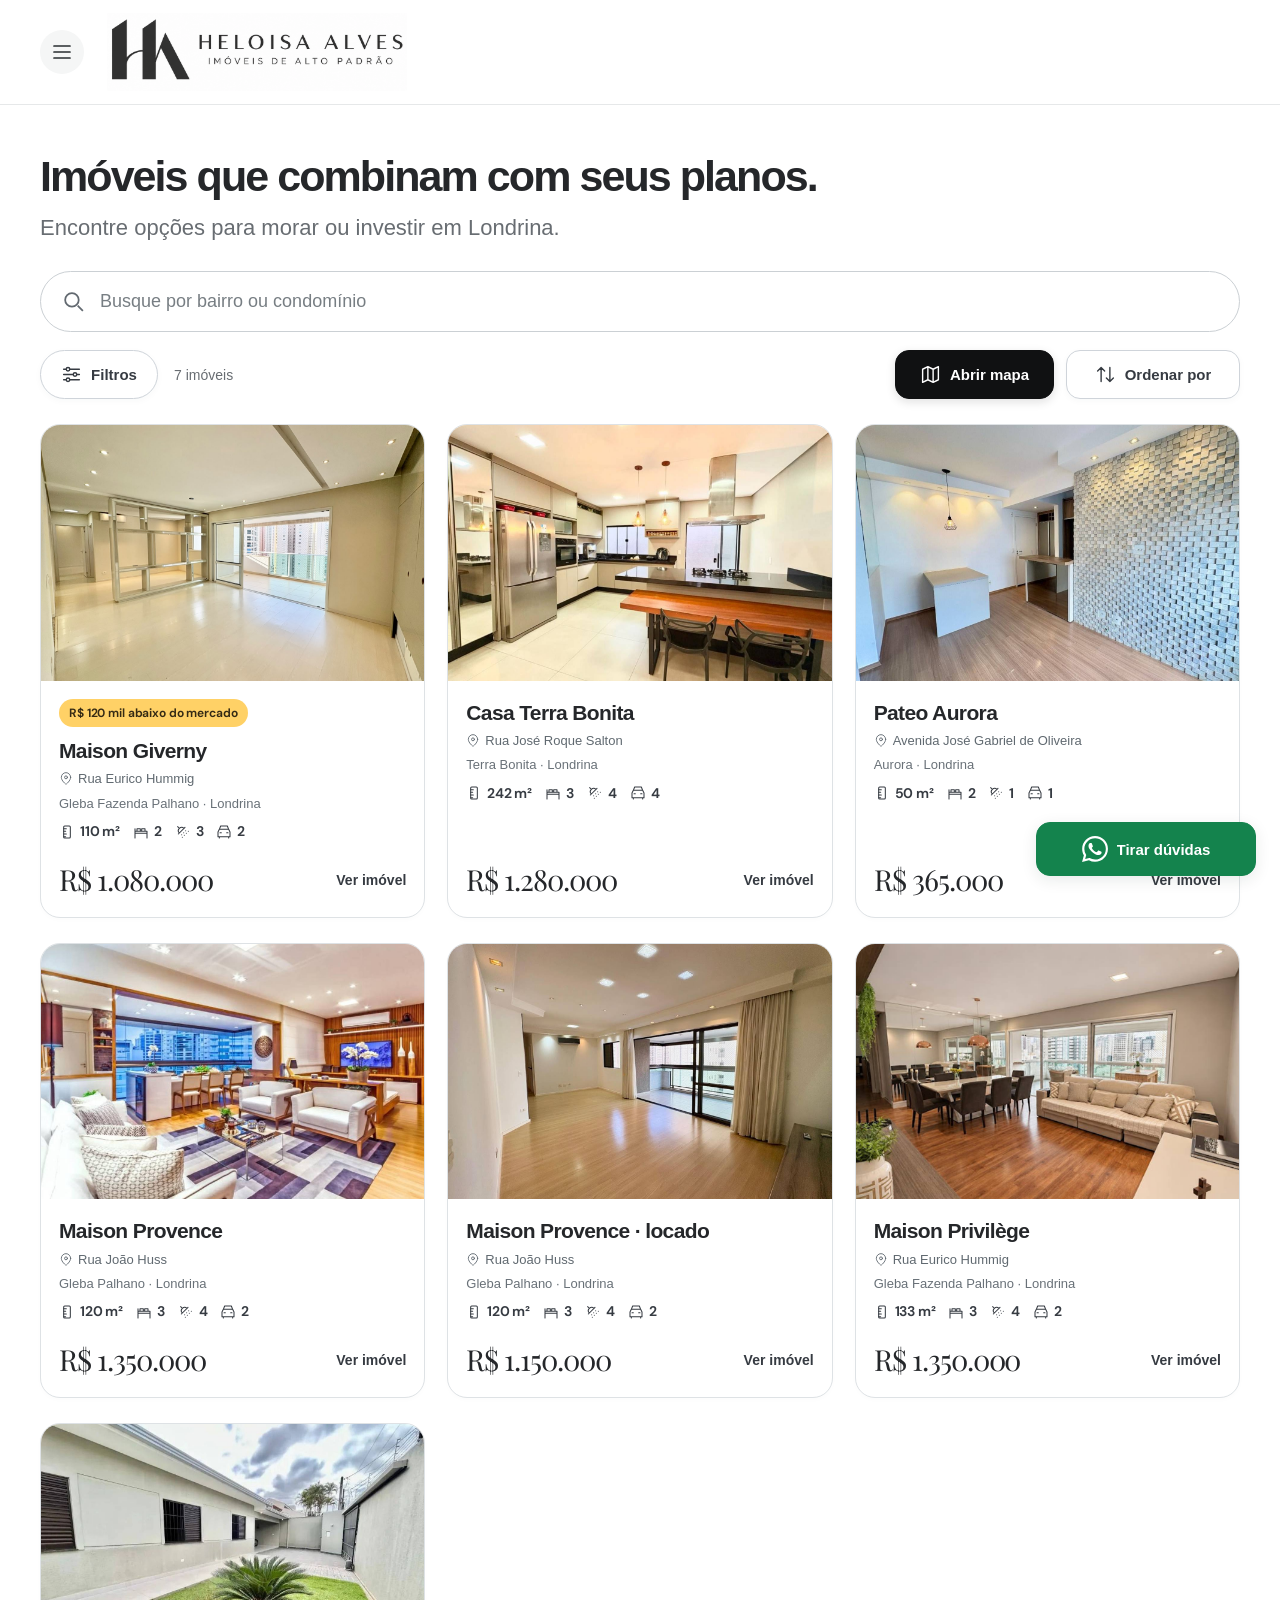
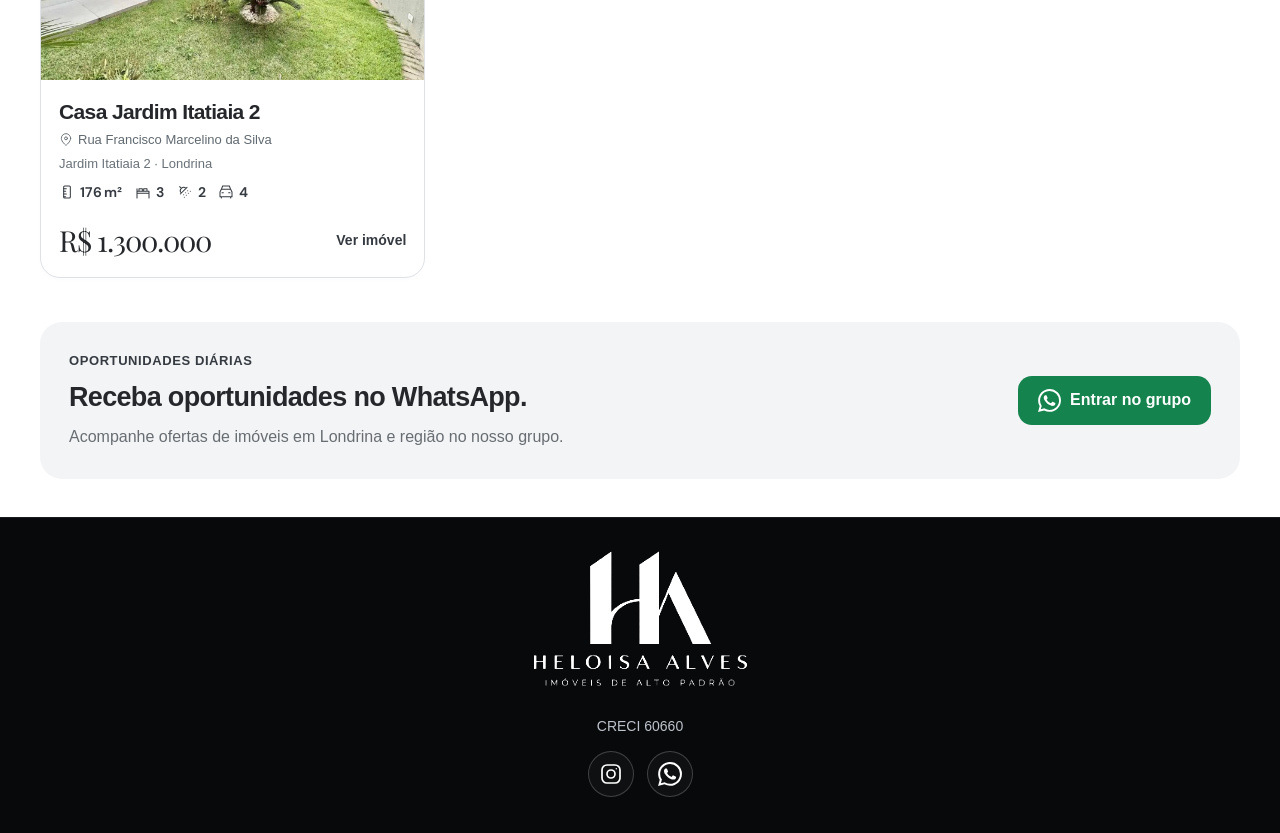
<file: index.html>
<!doctype html><html lang="pt-BR"><head>
<script src="/property-facts.js" defer></script>
<meta charset="utf-8"><meta name="viewport" content="width=device-width,initial-scale=1"><title>Heloísa Alves Imóveis | Casas e apartamentos em Londrina</title><meta name="description" content="Encontre casas e apartamentos à venda em Londrina com Heloísa Alves Imóveis. Busque por bairro ou condomínio, confira fotos e valores e converse pelo WhatsApp."><meta name="theme-color" content="#ffffff"><link rel="canonical" href="https://heloisa-alves.vercel.app/">
<!-- seo:start -->
 <meta name="robots" content="index,follow,max-image-preview:large,max-snippet:-1,max-video-preview:-1">
 <meta name="author" content="Heloísa Alves Imóveis">
 <meta property="og:locale" content="pt_BR"><meta property="og:site_name" content="Heloísa Alves Imóveis"><meta property="og:image:alt" content="Maison Giverny em Londrina"><meta property="og:image:width" content="1280">
 <meta name="twitter:card" content="summary_large_image"><meta name="twitter:title" content="Heloísa Alves Imóveis | Casas e apartamentos em Londrina"><meta name="twitter:description" content="Encontre casas e apartamentos à venda em Londrina com Heloísa Alves Imóveis. Busque por bairro ou condomínio, confira fotos e valores e converse pelo WhatsApp."><meta name="twitter:image" content="https://heloisa-alves.vercel.app/assets/photo-2.jpg"><meta name="twitter:image:alt" content="Maison Giverny em Londrina">
 <meta name="google-site-verification" content="QbQX4FTaZ1YyVsix19qviCrl-rJcdzhHpDR2Mj_PIEY">
 <script type="application/ld+json">{"@context":"https://schema.org","@graph":[{"@type":"RealEstateAgent","@id":"https://heloisa-alves.vercel.app/#corretora","name":"Heloísa Alves Imóveis","url":"https://heloisa-alves.vercel.app/","telephone":"+55-43-98831-8811","logo":"https://heloisa-alves.vercel.app/assets/logo-graphite.png","image":"https://heloisa-alves.vercel.app/assets/logo-graphite.png","sameAs":["https://www.instagram.com/helo_alvesf/"],"areaServed":{"@type":"City","name":"Londrina","containedInPlace":{"@type":"State","name":"Paraná"}},"identifier":{"@type":"PropertyValue","propertyID":"CRECI","value":"60660"},"description":"Casas e apartamentos à venda em Londrina e região. Informações e propostas pelo WhatsApp.","contactPoint":{"@type":"ContactPoint","telephone":"+55-43-98831-8811","contactType":"sales","availableLanguage":["pt-BR"],"url":"https://wa.me/5543988318811"}},{"@type":"WebSite","@id":"https://heloisa-alves.vercel.app/#website","url":"https://heloisa-alves.vercel.app/","name":"Heloísa Alves Imóveis","inLanguage":"pt-BR","publisher":{"@id":"https://heloisa-alves.vercel.app/#corretora"}},{"@type":"CollectionPage","@id":"https://heloisa-alves.vercel.app/#inicio","url":"https://heloisa-alves.vercel.app/","name":"Heloísa Alves Imóveis em Londrina","inLanguage":"pt-BR","dateModified":"2026-11-27","isPartOf":{"@id":"https://heloisa-alves.vercel.app/#website"},"publisher":{"@id":"https://heloisa-alves.vercel.app/#corretora"},"mainEntity":{"@type":"ItemList","numberOfItems":7,"itemListElement":[{"@type":"ListItem","position":1,"url":"https://heloisa-alves.vercel.app/imoveis/casa-terra-bonita-242m/","name":"Casa reformada com espaço gourmet no Terra Bonita"},{"@type":"ListItem","position":2,"url":"https://heloisa-alves.vercel.app/imoveis/casa-jardim-itatiaia-176m/","name":"Casa com jardim no Jardim Itatiaia 2"},{"@type":"ListItem","position":3,"url":"https://heloisa-alves.vercel.app/imoveis/pateo-aurora-50m/","name":"Pateo Aurora"},{"@type":"ListItem","position":4,"url":"https://heloisa-alves.vercel.app/imoveis/maison-provence-120m/","name":"Maison Provence"},{"@type":"ListItem","position":5,"url":"https://heloisa-alves.vercel.app/imoveis/maison-provence-para-investir/","name":"Maison Provence"},{"@type":"ListItem","position":6,"url":"https://heloisa-alves.vercel.app/imoveis/maison-privilege-133m/","name":"Maison Privilège"},{"@type":"ListItem","position":7,"url":"https://heloisa-alves.vercel.app/imoveis/maison-giverny/","name":"Maison Giverny"}]}}]}</script>
 <!-- seo:end -->
<meta property="og:title" content="Heloísa Alves Imóveis | Casas e apartamentos em Londrina"><meta property="og:description" content="Encontre casas e apartamentos à venda em Londrina com Heloísa Alves Imóveis. Busque por bairro ou condomínio, confira fotos e valores e converse pelo WhatsApp."><meta property="og:type" content="website"><meta property="og:image" content="https://heloisa-alves.vercel.app/assets/photo-2.jpg"><meta property="og:url" content="https://heloisa-alves.vercel.app/"><link rel="icon" href="/assets/favicon-ha.svg" type="image/svg+xml"><link rel="preconnect" href="https://fonts.googleapis.com"><link rel="preconnect" href="https://fonts.gstatic.com" crossorigin><link href="https://fonts.googleapis.com/css2?family=DM+Sans:wght@400;500;600;700&family=Playfair+Display:wght@400;500&display=swap" rel="stylesheet"><link rel="stylesheet" href="/styles.css"><link rel="stylesheet" href="/home.css"><link rel="stylesheet" href="/vendor/leaflet/leaflet.css"><link rel="stylesheet" href="/home-map.css"><link rel="stylesheet" href="/site-shell.css"><script src="/site-shell.js" defer></script><script>window.PROPERTY_PAGE={title:'Página principal'};</script><script src="/property-catalog.js" defer></script><script src="/property-map-data.js" defer></script><script src="/contact-messages.js" defer></script><script src="/property-filter-model.js" defer></script><script src="/home.js" defer></script><script src="/home-map.js" defer></script><script>
(function () {
  if (window.__heloisaPixelInstalled) return;
  window.__heloisaPixelInstalled = true;

  !function(f,b,e,v,n,t,s) {
    if(f.fbq)return;
    n=f.fbq=function(){
      n.callMethod
        ? n.callMethod.apply(n,arguments)
        : n.queue.push(arguments);
    };
    if(!f._fbq)f._fbq=n;
    n.push=n;
    n.loaded=true;
    n.version='2.0';
    n.queue=[];
    t=b.createElement(e);
    t.async=true;
    t.src=v;
    s=b.getElementsByTagName(e)[0];
    s.parentNode.insertBefore(t,s);
  }(
    window, document, 'script',
    'https://connect.facebook.net/en_US/fbevents.js'
  );

  fbq('init', '1455735370092600');
  fbq('track', 'PageView');

  document.addEventListener('click', function (event) {
    if (!(event.target instanceof Element)) return;

    const button = event.target.closest(
      'a, button, [role="button"], [data-meta-event]'
    );
    if (!button) return;

    const allowed = [
      'WhatsAppClick', 'GroupInviteClick', 'OfferClick'
    ];

    let name = button.getAttribute('data-meta-event');
    if (!allowed.includes(name)) name = null;

    if (!name) {
      const href = button.getAttribute('href');

      if (href) {
        try {
          const url = new URL(href, window.location.href);

          if (url.hostname === 'chat.whatsapp.com') {
            name = 'GroupInviteClick';
          } else if (
            ['wa.me', 'api.whatsapp.com', 'web.whatsapp.com']
              .includes(url.hostname) ||
            url.protocol === 'whatsapp:'
          ) {
            name = 'WhatsAppClick';
          }
        } catch (_) {}
      }
    }

    if (!name) {
      const label = (button.textContent || '')
        .replace(/\s+/g, ' ').trim().toLowerCase();

      if (label === 'fazer uma oferta') {
        name = 'OfferClick';
      }
    }

    if (name) {
      fbq('trackCustom', name, {
        content_name: window.PROPERTY_PAGE?.title || 'Página principal'
      });
    }
  }, true);
})();
</script>
<script type="text/javascript">
    (function(c,l,a,r,i,t,y){
        c[a]=c[a]||function(){(c[a].q=c[a].q||[]).push(arguments)};
        t=l.createElement(r);t.async=1;t.src="https://www.clarity.ms/tag/"+i;
        y=l.getElementsByTagName(r)[0];y.parentNode.insertBefore(t,y);
    })(window, document, "clarity", "script", "zjj10cf0zg");
</script><link rel="stylesheet" href="/recommendations.css"><link rel="stylesheet" href="/graphite-brand.css"><link rel="stylesheet" href="/floating-whatsapp.css">
<link rel="stylesheet" href="/map-filters.css">
<link rel="stylesheet" href="/browse-controls.css">
<link rel="stylesheet" href="/property-facts.css">
<link rel="stylesheet" href="/modal-motion.css">
</head><body class="home-page site-has-floating" data-page="home"><svg class="icon-defs" aria-hidden="true" xmlns="http://www.w3.org/2000/svg"><defs>
<symbol id="whatsapp-icon" viewBox="0 0 24 24"><path d="M17.472 14.382c-.297-.149-1.758-.867-2.03-.967-.273-.099-.471-.148-.67.15-.198.297-.767.966-.94 1.164-.174.198-.347.223-.644.074-.297-.148-1.255-.462-2.39-1.475-.883-.788-1.48-1.761-1.653-2.059-.173-.297-.018-.458.13-.606.134-.133.298-.347.446-.52.149-.174.198-.298.298-.496.099-.198.05-.372-.025-.52-.074-.149-.669-1.612-.916-2.207-.242-.58-.487-.5-.67-.51l-.57-.01c-.198 0-.52.075-.792.372-.272.298-1.04 1.016-1.04 2.48s1.065 2.876 1.213 3.074c.149.198 2.096 3.2 5.077 4.487.709.306 1.262.489 1.694.625.712.226 1.36.194 1.872.118.571-.085 1.758-.719 2.006-1.413.248-.694.248-1.289.173-1.413-.074-.124-.272-.198-.57-.347M12.05 21.785h-.004a9.87 9.87 0 0 1-5.031-1.378l-.361-.214-3.741.982.999-3.648-.235-.374a9.86 9.86 0 0 1-1.51-5.26c.002-5.45 4.436-9.884 9.887-9.884a9.82 9.82 0 0 1 7.021 2.91 9.825 9.825 0 0 1 2.9 7.023c-.003 5.45-4.437 9.883-9.925 9.843M20.46 3.49A11.85 11.85 0 0 0 12.05 0C5.496 0 .163 5.333.16 11.887c0 2.095.547 4.14 1.588 5.942L.06 24l6.306-1.654a11.88 11.88 0 0 0 5.68 1.447h.005c6.554 0 11.887-5.333 11.89-11.888a11.82 11.82 0 0 0-3.48-8.415Z"/></symbol>
<symbol id="area-icon" viewBox="0 0 32 32"><path d="M5 13V5h8m6 0h8v8m0 6v8h-8m-6 0H5v-8M10 22 22 10m-7 0h7v7"/></symbol>
<symbol id="bed-icon" viewBox="0 0 32 32"><path d="M4 26V11m24 15V11M4 21h24M4 15h24v6M8 15v-5h6v5m4 0v-5h6v5"/></symbol>
<symbol id="car-icon" viewBox="0 0 32 32"><path d="m6 14 3-7h14l3 7M5 14h22v10H5zM8 24v3m16-3v3M8 18h4m8 0h4"/></symbol>
<symbol id="share-icon" viewBox="0 0 24 24"><path d="M12 15V3m-4 4 4-4 4 4M5 12v9h14v-9"/></symbol>
<symbol id="pin-icon" viewBox="0 0 24 24"><path d="M20 10c0 6-8 12-8 12S4 16 4 10a8 8 0 1 1 16 0Z"/><circle cx="12" cy="10" r="2.5"/></symbol><symbol id="instagram-icon" viewBox="0 0 24 24"><rect x="3" y="3" width="18" height="18" rx="5"/><circle cx="12" cy="12" r="4"/><circle class="instagram-dot" cx="17.5" cy="6.5" r="1"/></symbol></defs></svg><a class="skip" href="#imoveis">Ir para os imóveis</a><header class="site-header"><div class="site-header-inner"><button class="site-menu-toggle" type="button" aria-label="Abrir menu" aria-expanded="false" aria-haspopup="dialog" aria-controls="site-menu"><svg class="site-icon" viewBox="0 0 24 24" aria-hidden="true"><path d="M4 6h16M4 12h16M4 18h16"/></svg></button><a class="site-brand" href="/" aria-label="Heloísa Alves, início"><img src="/assets/logo-horizontal.png" alt="Heloísa Alves · Imóveis de alto padrão" width="2172" height="724"></a><nav class="site-header-nav" aria-label="Navegação principal"><a href="/#imoveis">Imóveis</a><a href="/#oportunidades">Oportunidades</a></nav></div></header><main class="home-wrap"><section class="home-intro" aria-labelledby="home-title"><h1 id="home-title">Imóveis que combinam com seus planos.</h1><p>Encontre opções para morar ou investir em Londrina.</p></section><section id="imoveis" aria-label="Encontre seu imóvel"><form class="home-search" role="search"><label for="property-search" class="visually-hidden">Busque por bairro ou condomínio</label><svg viewBox="0 0 24 24" aria-hidden="true"><circle cx="10.5" cy="10.5" r="6.5"/><path d="m16 16 5 5"/></svg><input id="property-search" type="search" placeholder="Busque por bairro ou condomínio" autocomplete="off" enterkeyhint="search" aria-controls="home-properties"><button class="home-search-clear" type="button" aria-label="Limpar busca" hidden>✕</button></form><div class="home-filter-row"><div class="home-view-tools"><button type="button" class="home-browse-filter" data-map-filter="all" aria-haspopup="dialog" aria-expanded="false" aria-controls="property-filters-dialog"><svg viewBox="0 0 24 24" aria-hidden="true"><path d="M3 6h18M3 12h18M3 18h18"/><circle cx="8" cy="6" r="2" fill="white"/><circle cx="16" cy="12" r="2" fill="white"/><circle cx="8" cy="18" r="2" fill="white"/></svg><span>Filtros</span><span class="browse-filter-badge" hidden aria-hidden="true"></span></button><p class="home-results" role="status" aria-live="polite">7 imóveis</p><div class="home-browse-actions"><button type="button" class="home-map-open" data-home-view="map" aria-expanded="false" aria-controls="home-map-panel"><svg viewBox="0 0 24 24" aria-hidden="true"><path d="m3 6 6-3 6 3 6-3v15l-6 3-6-3-6 3V6Zm6-3v15m6-12v15"/></svg><span>Abrir mapa</span></button><button type="button" class="home-sort-control" aria-haspopup="dialog" aria-expanded="false" aria-controls="sort-dialog"><svg viewBox="0 0 24 24" aria-hidden="true"><path d="M7 20V4m-4 4 4-4 4 4m6-4v16m-4-4 4 4 4-4"/></svg><span class="home-sort-label">Ordenar por</span></button></div></div></div><div class="home-browse"><ul class="home-properties" id="home-properties" aria-label="Imóveis disponíveis"><li data-home-property data-kind="apartamento" data-search="Maison Giverny Gleba Fazenda Palhano Londrina Apartamento"><a class="home-property" href="/imoveis/maison-giverny/" aria-label="Conhecer Maison Giverny"><div class="home-photo"><img src="/assets/photo-2.jpg" alt="Sala ampla do Maison Giverny" width="1280" height="960" fetchpriority="high" decoding="async"></div><div class="home-property-body"><span class="property-savings-badge">R$ 120 mil abaixo do mercado</span><h2>Maison Giverny</h2><p class="home-street property-card-street"><svg class="fact-icon" viewBox="0 0 24 24" aria-hidden="true"><path d="M20 10c0 6-8 12-8 12S4 16 4 10a8 8 0 1 1 16 0Z"/><circle cx="12" cy="10" r="2.5"/></svg><span>Rua Eurico Hummig</span></p><p class="home-place">Gleba Fazenda Palhano · Londrina</p><p class="home-facts property-card-facts"><span class="property-fact" data-fact="area" role="group" aria-label="Área privativa: 110 m²"><svg class="fact-icon" viewBox="0 0 24 24" aria-hidden="true"><rect x="7" y="3" width="10" height="18" rx="1.5"/><path d="M7 7h4M7 11h3M7 15h4M7 19h3"/></svg><strong>110 m²</strong></span><span class="property-fact" data-fact="bed" role="group" aria-label="2 quartos"><svg class="fact-icon" viewBox="0 0 24 24" aria-hidden="true"><path d="M3 18V7m0 7h18v4M3 11h18v7M6 11V7h5v4m2 0V7h5v4M3 18v3m18-3v3"/></svg><strong>2</strong></span><span class="property-fact" data-fact="bath" role="group" aria-label="3 banheiros"><svg class="fact-icon" viewBox="0 0 24 24" aria-hidden="true"><path d="m4 4 2.5 2.5M13.5 6.5a4.95 4.95 0 0 0-7 7M15 5 5 15M14 17v.01M10 16v.01M13 13v.01M16 10v.01M17 14v.01M20 11v.01M11 20v.01"/></svg><strong>3</strong></span><span class="property-fact" data-fact="car" role="group" aria-label="2 vagas"><svg class="fact-icon" viewBox="0 0 24 24" aria-hidden="true"><path d="m5 8 2-5h10l2 5m-14 0h14l2 4v7H3v-7l2-4Zm0 11v2m14-2v2M6 13h2m8 0h2"/></svg><strong>2</strong></span></p><div class="home-property-bottom"><p class="home-price">R$ 1.080.000</p><span class="home-view">Ver imóvel</span></div></div></a></li><li data-home-property data-kind="casa" data-search="Casa reformada com espaço gourmet no Terra Bonita Terra Bonita Londrina Casa"><a class="home-property" href="/imoveis/casa-terra-bonita-242m/" aria-label="Conhecer Casa reformada com espaço gourmet no Terra Bonita"><div class="home-photo"><img src="/assets/imoveis/casa-terra-bonita-242m/foto-01.webp" alt="Ambiente de Casa reformada com espaço gourmet no Terra Bonita" width="1280" height="960" loading="lazy" decoding="async"></div><div class="home-property-body"><h2>Casa Terra Bonita</h2><p class="home-street property-card-street"><svg class="fact-icon" viewBox="0 0 24 24" aria-hidden="true"><path d="M20 10c0 6-8 12-8 12S4 16 4 10a8 8 0 1 1 16 0Z"/><circle cx="12" cy="10" r="2.5"/></svg><span>Rua José Roque Salton</span></p><p class="home-place">Terra Bonita · Londrina</p><p class="home-facts property-card-facts"><span class="property-fact" data-fact="area" role="group" aria-label="Área construída: 242 m²"><svg class="fact-icon" viewBox="0 0 24 24" aria-hidden="true"><rect x="7" y="3" width="10" height="18" rx="1.5"/><path d="M7 7h4M7 11h3M7 15h4M7 19h3"/></svg><strong>242 m²</strong></span><span class="property-fact" data-fact="bed" role="group" aria-label="3 quartos"><svg class="fact-icon" viewBox="0 0 24 24" aria-hidden="true"><path d="M3 18V7m0 7h18v4M3 11h18v7M6 11V7h5v4m2 0V7h5v4M3 18v3m18-3v3"/></svg><strong>3</strong></span><span class="property-fact" data-fact="bath" role="group" aria-label="4 banheiros"><svg class="fact-icon" viewBox="0 0 24 24" aria-hidden="true"><path d="m4 4 2.5 2.5M13.5 6.5a4.95 4.95 0 0 0-7 7M15 5 5 15M14 17v.01M10 16v.01M13 13v.01M16 10v.01M17 14v.01M20 11v.01M11 20v.01"/></svg><strong>4</strong></span><span class="property-fact" data-fact="car" role="group" aria-label="4 vagas"><svg class="fact-icon" viewBox="0 0 24 24" aria-hidden="true"><path d="m5 8 2-5h10l2 5m-14 0h14l2 4v7H3v-7l2-4Zm0 11v2m14-2v2M6 13h2m8 0h2"/></svg><strong>4</strong></span></p><div class="home-property-bottom"><p class="home-price">R$ 1.280.000</p><span class="home-view">Ver imóvel</span></div></div></a></li><li data-home-property data-kind="apartamento" data-search="Pateo Aurora Aurora Londrina Apartamento"><a class="home-property" href="/imoveis/pateo-aurora-50m/" aria-label="Conhecer Pateo Aurora"><div class="home-photo"><img src="/assets/imoveis/pateo-aurora-50m/foto-01.webp" alt="Ambiente de Pateo Aurora" width="1280" height="960" loading="lazy" decoding="async"></div><div class="home-property-body"><h2>Pateo Aurora</h2><p class="home-street property-card-street"><svg class="fact-icon" viewBox="0 0 24 24" aria-hidden="true"><path d="M20 10c0 6-8 12-8 12S4 16 4 10a8 8 0 1 1 16 0Z"/><circle cx="12" cy="10" r="2.5"/></svg><span>Avenida José Gabriel de Oliveira</span></p><p class="home-place">Aurora · Londrina</p><p class="home-facts property-card-facts"><span class="property-fact" data-fact="area" role="group" aria-label="Área útil: 50 m²"><svg class="fact-icon" viewBox="0 0 24 24" aria-hidden="true"><rect x="7" y="3" width="10" height="18" rx="1.5"/><path d="M7 7h4M7 11h3M7 15h4M7 19h3"/></svg><strong>50 m²</strong></span><span class="property-fact" data-fact="bed" role="group" aria-label="2 quartos"><svg class="fact-icon" viewBox="0 0 24 24" aria-hidden="true"><path d="M3 18V7m0 7h18v4M3 11h18v7M6 11V7h5v4m2 0V7h5v4M3 18v3m18-3v3"/></svg><strong>2</strong></span><span class="property-fact" data-fact="bath" role="group" aria-label="1 banheiro"><svg class="fact-icon" viewBox="0 0 24 24" aria-hidden="true"><path d="m4 4 2.5 2.5M13.5 6.5a4.95 4.95 0 0 0-7 7M15 5 5 15M14 17v.01M10 16v.01M13 13v.01M16 10v.01M17 14v.01M20 11v.01M11 20v.01"/></svg><strong>1</strong></span><span class="property-fact" data-fact="car" role="group" aria-label="1 vaga"><svg class="fact-icon" viewBox="0 0 24 24" aria-hidden="true"><path d="m5 8 2-5h10l2 5m-14 0h14l2 4v7H3v-7l2-4Zm0 11v2m14-2v2M6 13h2m8 0h2"/></svg><strong>1</strong></span></p><div class="home-property-bottom"><p class="home-price">R$ 365.000</p><span class="home-view">Ver imóvel</span></div></div></a></li><li data-home-property data-kind="apartamento" data-search="Maison Provence Gleba Palhano Londrina Apartamento"><a class="home-property" href="/imoveis/maison-provence-120m/" aria-label="Conhecer Maison Provence"><div class="home-photo"><img src="/assets/imoveis/maison-provence-120m/foto-01.webp" alt="Ambiente de Maison Provence" width="1280" height="960" loading="lazy" decoding="async"></div><div class="home-property-body"><h2>Maison Provence</h2><p class="home-street property-card-street"><svg class="fact-icon" viewBox="0 0 24 24" aria-hidden="true"><path d="M20 10c0 6-8 12-8 12S4 16 4 10a8 8 0 1 1 16 0Z"/><circle cx="12" cy="10" r="2.5"/></svg><span>Rua João Huss</span></p><p class="home-place">Gleba Palhano · Londrina</p><p class="home-facts property-card-facts"><span class="property-fact" data-fact="area" role="group" aria-label="Área privativa: 120 m²"><svg class="fact-icon" viewBox="0 0 24 24" aria-hidden="true"><rect x="7" y="3" width="10" height="18" rx="1.5"/><path d="M7 7h4M7 11h3M7 15h4M7 19h3"/></svg><strong>120 m²</strong></span><span class="property-fact" data-fact="bed" role="group" aria-label="3 quartos"><svg class="fact-icon" viewBox="0 0 24 24" aria-hidden="true"><path d="M3 18V7m0 7h18v4M3 11h18v7M6 11V7h5v4m2 0V7h5v4M3 18v3m18-3v3"/></svg><strong>3</strong></span><span class="property-fact" data-fact="bath" role="group" aria-label="4 banheiros"><svg class="fact-icon" viewBox="0 0 24 24" aria-hidden="true"><path d="m4 4 2.5 2.5M13.5 6.5a4.95 4.95 0 0 0-7 7M15 5 5 15M14 17v.01M10 16v.01M13 13v.01M16 10v.01M17 14v.01M20 11v.01M11 20v.01"/></svg><strong>4</strong></span><span class="property-fact" data-fact="car" role="group" aria-label="2 vagas"><svg class="fact-icon" viewBox="0 0 24 24" aria-hidden="true"><path d="m5 8 2-5h10l2 5m-14 0h14l2 4v7H3v-7l2-4Zm0 11v2m14-2v2M6 13h2m8 0h2"/></svg><strong>2</strong></span></p><div class="home-property-bottom"><p class="home-price">R$ 1.350.000</p><span class="home-view">Ver imóvel</span></div></div></a></li><li data-home-property data-kind="apartamento" data-search="Maison Provence Gleba Palhano Londrina Apartamento"><a class="home-property" href="/imoveis/maison-provence-para-investir/" aria-label="Conhecer Maison Provence"><div class="home-photo"><img src="/assets/imoveis/maison-provence-para-investir/foto-01.webp" alt="Ambiente de Maison Provence" width="1280" height="960" loading="lazy" decoding="async"></div><div class="home-property-body"><h2>Maison Provence · locado</h2><p class="home-street property-card-street"><svg class="fact-icon" viewBox="0 0 24 24" aria-hidden="true"><path d="M20 10c0 6-8 12-8 12S4 16 4 10a8 8 0 1 1 16 0Z"/><circle cx="12" cy="10" r="2.5"/></svg><span>Rua João Huss</span></p><p class="home-place">Gleba Palhano · Londrina</p><p class="home-facts property-card-facts"><span class="property-fact" data-fact="area" role="group" aria-label="Área privativa: 120 m²"><svg class="fact-icon" viewBox="0 0 24 24" aria-hidden="true"><rect x="7" y="3" width="10" height="18" rx="1.5"/><path d="M7 7h4M7 11h3M7 15h4M7 19h3"/></svg><strong>120 m²</strong></span><span class="property-fact" data-fact="bed" role="group" aria-label="3 quartos"><svg class="fact-icon" viewBox="0 0 24 24" aria-hidden="true"><path d="M3 18V7m0 7h18v4M3 11h18v7M6 11V7h5v4m2 0V7h5v4M3 18v3m18-3v3"/></svg><strong>3</strong></span><span class="property-fact" data-fact="bath" role="group" aria-label="4 banheiros"><svg class="fact-icon" viewBox="0 0 24 24" aria-hidden="true"><path d="m4 4 2.5 2.5M13.5 6.5a4.95 4.95 0 0 0-7 7M15 5 5 15M14 17v.01M10 16v.01M13 13v.01M16 10v.01M17 14v.01M20 11v.01M11 20v.01"/></svg><strong>4</strong></span><span class="property-fact" data-fact="car" role="group" aria-label="2 vagas"><svg class="fact-icon" viewBox="0 0 24 24" aria-hidden="true"><path d="m5 8 2-5h10l2 5m-14 0h14l2 4v7H3v-7l2-4Zm0 11v2m14-2v2M6 13h2m8 0h2"/></svg><strong>2</strong></span></p><div class="home-property-bottom"><p class="home-price">R$ 1.150.000</p><span class="home-view">Ver imóvel</span></div></div></a></li><li data-home-property data-kind="apartamento" data-search="Maison Privilège Gleba Fazenda Palhano Londrina Apartamento"><a class="home-property" href="/imoveis/maison-privilege-133m/" aria-label="Conhecer Maison Privilège"><div class="home-photo"><img src="/assets/imoveis/maison-privilege-133m/foto-01.webp" alt="Ambiente de Maison Privilège" width="1280" height="960" loading="lazy" decoding="async"></div><div class="home-property-body"><h2>Maison Privilège</h2><p class="home-street property-card-street"><svg class="fact-icon" viewBox="0 0 24 24" aria-hidden="true"><path d="M20 10c0 6-8 12-8 12S4 16 4 10a8 8 0 1 1 16 0Z"/><circle cx="12" cy="10" r="2.5"/></svg><span>Rua Eurico Hummig</span></p><p class="home-place">Gleba Fazenda Palhano · Londrina</p><p class="home-facts property-card-facts"><span class="property-fact" data-fact="area" role="group" aria-label="Área privativa: 133 m²"><svg class="fact-icon" viewBox="0 0 24 24" aria-hidden="true"><rect x="7" y="3" width="10" height="18" rx="1.5"/><path d="M7 7h4M7 11h3M7 15h4M7 19h3"/></svg><strong>133 m²</strong></span><span class="property-fact" data-fact="bed" role="group" aria-label="3 quartos"><svg class="fact-icon" viewBox="0 0 24 24" aria-hidden="true"><path d="M3 18V7m0 7h18v4M3 11h18v7M6 11V7h5v4m2 0V7h5v4M3 18v3m18-3v3"/></svg><strong>3</strong></span><span class="property-fact" data-fact="bath" role="group" aria-label="4 banheiros"><svg class="fact-icon" viewBox="0 0 24 24" aria-hidden="true"><path d="m4 4 2.5 2.5M13.5 6.5a4.95 4.95 0 0 0-7 7M15 5 5 15M14 17v.01M10 16v.01M13 13v.01M16 10v.01M17 14v.01M20 11v.01M11 20v.01"/></svg><strong>4</strong></span><span class="property-fact" data-fact="car" role="group" aria-label="2 vagas"><svg class="fact-icon" viewBox="0 0 24 24" aria-hidden="true"><path d="m5 8 2-5h10l2 5m-14 0h14l2 4v7H3v-7l2-4Zm0 11v2m14-2v2M6 13h2m8 0h2"/></svg><strong>2</strong></span></p><div class="home-property-bottom"><p class="home-price">R$ 1.350.000</p><span class="home-view">Ver imóvel</span></div></div></a></li><li data-home-property data-kind="casa" data-search="Casa com jardim no Jardim Itatiaia 2 Jardim Itatiaia 2 Londrina Casa"><a class="home-property" href="/imoveis/casa-jardim-itatiaia-176m/" aria-label="Conhecer Casa com jardim no Jardim Itatiaia 2"><div class="home-photo"><img src="/assets/imoveis/casa-jardim-itatiaia-176m/foto-01.webp" alt="Ambiente de Casa com jardim no Jardim Itatiaia 2" width="1280" height="960" loading="lazy" decoding="async"></div><div class="home-property-body"><h2>Casa Jardim Itatiaia 2</h2><p class="home-street property-card-street"><svg class="fact-icon" viewBox="0 0 24 24" aria-hidden="true"><path d="M20 10c0 6-8 12-8 12S4 16 4 10a8 8 0 1 1 16 0Z"/><circle cx="12" cy="10" r="2.5"/></svg><span>Rua Francisco Marcelino da Silva</span></p><p class="home-place">Jardim Itatiaia 2 · Londrina</p><p class="home-facts property-card-facts"><span class="property-fact" data-fact="area" role="group" aria-label="Área construída: 176 m²"><svg class="fact-icon" viewBox="0 0 24 24" aria-hidden="true"><rect x="7" y="3" width="10" height="18" rx="1.5"/><path d="M7 7h4M7 11h3M7 15h4M7 19h3"/></svg><strong>176 m²</strong></span><span class="property-fact" data-fact="bed" role="group" aria-label="3 quartos"><svg class="fact-icon" viewBox="0 0 24 24" aria-hidden="true"><path d="M3 18V7m0 7h18v4M3 11h18v7M6 11V7h5v4m2 0V7h5v4M3 18v3m18-3v3"/></svg><strong>3</strong></span><span class="property-fact" data-fact="bath" role="group" aria-label="2 banheiros"><svg class="fact-icon" viewBox="0 0 24 24" aria-hidden="true"><path d="m4 4 2.5 2.5M13.5 6.5a4.95 4.95 0 0 0-7 7M15 5 5 15M14 17v.01M10 16v.01M13 13v.01M16 10v.01M17 14v.01M20 11v.01M11 20v.01"/></svg><strong>2</strong></span><span class="property-fact" data-fact="car" role="group" aria-label="4 vagas"><svg class="fact-icon" viewBox="0 0 24 24" aria-hidden="true"><path d="m5 8 2-5h10l2 5m-14 0h14l2 4v7H3v-7l2-4Zm0 11v2m14-2v2M6 13h2m8 0h2"/></svg><strong>4</strong></span></p><div class="home-property-bottom"><p class="home-price">R$ 1.300.000</p><span class="home-view">Ver imóvel</span></div></div></a></li></ul><aside class="home-map-panel" id="home-map-panel" aria-label="Imóveis no mapa" hidden><div class="map-canvas-wrap"><div id="property-map" aria-label="Mapa com valores dos imóveis em Londrina"></div><div class="map-area-actions"><button type="button" id="map-search-area" hidden>Buscar nesta área</button><button type="button" id="map-show-all" hidden>Mostrar todos</button></div><p class="map-status" id="map-status" role="status" aria-live="polite" hidden></p></div><div class="map-selection" id="map-selection" aria-label="Imóvel selecionado no mapa" hidden></div><p class="map-location-caption">Pins indicam localizações aproximadas. Toque em um preço para conhecer o imóvel.</p></aside></div><div class="home-empty" hidden><h2>Nenhum imóvel encontrado</h2><p>Tente outro bairro ou condomínio, ou veja todos os imóveis.</p><button type="button" class="home-reset">Limpar filtros</button></div></section><section class="home-opportunities" id="oportunidades"><div><span class="home-eyebrow">Oportunidades diárias</span><h2>Receba oportunidades no WhatsApp.</h2><p>Acompanhe ofertas de imóveis em Londrina e região no nosso grupo.</p></div><a href="https://chat.whatsapp.com/D4AI891pdOp2eEPSsWIqWE?s=cl&p=a&iam=2" target="_blank" rel="noopener noreferrer" class="home-group-button"><svg viewBox="0 0 24 24" aria-hidden="true"><use href="#whatsapp-icon"/></svg>Entrar no grupo</a></section></main><footer class="site-footer"><a class="site-footer-brand" href="/" aria-label="Heloísa Alves, voltar ao início"><img src="/assets/logo-silver.png" alt="Heloísa Alves · Imóveis de alto padrão" width="1254" height="1254" loading="lazy"></a><p class="site-footer-creci" data-creci>CRECI 60660</p><div class="site-footer-socials"><a class="site-social-link" href="https://www.instagram.com/helo_alvesf/" target="_blank" rel="noopener noreferrer" aria-label="Instagram da marca: @helo_alvesf"><svg class="site-icon" viewBox="0 0 24 24" aria-hidden="true"><rect x="3" y="3" width="18" height="18" rx="5"/><circle cx="12" cy="12" r="4"/><circle cx="17.3" cy="6.7" r=".7" fill="currentColor" stroke="none"/></svg></a><a data-whatsapp-context="general" class="site-social-link site-social-whatsapp whatsapp" href="https://wa.me/5543988318811?text=Ol%C3%A1!%20%F0%9F%91%8B%0AVim%20pelo%20site%20e%20gostaria%20de%20tirar%20uma%20d%C3%BAvida." target="_blank" rel="noopener noreferrer" aria-label="Atendimento pelo WhatsApp: (43) 98831-8811" data-meta-event="WhatsAppClick"><svg class="site-icon site-icon-fill" viewBox="0 0 24 24" aria-hidden="true"><path d="M17.472 14.382c-.297-.149-1.758-.867-2.03-.967-.273-.099-.471-.148-.67.15-.198.297-.767.966-.94 1.164-.174.198-.347.223-.644.074-.297-.148-1.255-.462-2.39-1.475-.883-.788-1.48-1.761-1.653-2.059-.173-.297-.018-.458.13-.606.134-.133.298-.347.446-.52.149-.174.198-.298.298-.496.099-.198.05-.372-.025-.52-.074-.149-.669-1.612-.916-2.207-.242-.58-.487-.5-.67-.51l-.57-.01c-.198 0-.52.075-.792.372-.272.298-1.04 1.016-1.04 2.48s1.065 2.876 1.213 3.074c.149.198 2.096 3.2 5.077 4.487.709.306 1.262.489 1.694.625.712.226 1.36.194 1.872.118.571-.085 1.758-.719 2.006-1.413.248-.694.248-1.289.173-1.413-.074-.124-.272-.198-.57-.347M12.05 21.785h-.004a9.87 9.87 0 0 1-5.031-1.378l-.361-.214-3.741.982.999-3.648-.235-.374a9.86 9.86 0 0 1-1.51-5.26c.002-5.45 4.436-9.884 9.887-9.884a9.82 9.82 0 0 1 7.021 2.91 9.825 9.825 0 0 1 2.9 7.023c-.003 5.45-4.437 9.883-9.925 9.843M20.46 3.49A11.85 11.85 0 0 0 12.05 0C5.496 0 .163 5.333.16 11.887c0 2.095.547 4.14 1.588 5.942L.06 24l6.306-1.654a11.88 11.88 0 0 0 5.68 1.447h.005c6.554 0 11.887-5.333 11.89-11.888a11.82 11.82 0 0 0-3.48-8.415Z"/></svg></a></div></footer><aside class="home-contact-actions" aria-label="Contato e oportunidades"><a data-whatsapp-context="general" class="home-contact-button home-contact-inquiry" href="https://wa.me/5543988318811?text=Ol%C3%A1!%20%F0%9F%91%8B%0AVim%20pelo%20site%20e%20gostaria%20de%20tirar%20uma%20d%C3%BAvida." target="_blank" rel="noopener noreferrer" data-meta-event="WhatsAppClick"><svg viewBox="0 0 24 24" aria-hidden="true"><use href="#whatsapp-icon"/></svg><span>Tirar dúvidas</span></a><a class="home-contact-button home-contact-group" href="https://chat.whatsapp.com/D4AI891pdOp2eEPSsWIqWE?s=cl&amp;p=a&amp;iam=2" target="_blank" rel="noopener noreferrer" data-meta-event="GroupInviteClick"><svg viewBox="0 0 24 24" aria-hidden="true"><use href="#whatsapp-icon"/></svg><span>Entrar no grupo de oportunidades</span></a></aside><!-- shared-menu:start --><dialog id="site-menu" class="site-menu" aria-labelledby="site-menu-title"><div class="site-menu-panel"><div class="site-menu-top"><a class="site-brand" href="/" aria-label="Heloísa Alves, início"><img src="/assets/logo-horizontal.png" alt="Heloísa Alves · Imóveis de alto padrão" width="2172" height="724"></a><button class="site-menu-close" type="button" aria-label="Fechar menu"><svg class="site-icon" viewBox="0 0 24 24" aria-hidden="true"><path d="m6 6 12 12M6 18 18 6"/></svg></button></div><h2 id="site-menu-title">Encontre o seu<br>próximo imóvel.</h2><nav class="site-menu-links" aria-label="Explorar o site"><a class="site-menu-card" href="/#imoveis"><span class="site-menu-card-icon"><svg class="site-icon" viewBox="0 0 24 24" aria-hidden="true"><path d="M5 21V4h11v17M16 10h4v11M3 21h19M8 8h5M8 12h5M8 16h5M9 21v-2h3v2"/></svg></span><span class="site-menu-card-copy"><strong>Imóveis</strong><span>Explore casas e apartamentos</span></span></a><a class="site-menu-card" href="/#oportunidades"><span class="site-menu-card-icon"><svg class="site-icon site-icon-fill" viewBox="0 0 24 24" aria-hidden="true"><path d="M17.472 14.382c-.297-.149-1.758-.867-2.03-.967-.273-.099-.471-.148-.67.15-.198.297-.767.966-.94 1.164-.174.198-.347.223-.644.074-.297-.148-1.255-.462-2.39-1.475-.883-.788-1.48-1.761-1.653-2.059-.173-.297-.018-.458.13-.606.134-.133.298-.347.446-.52.149-.174.198-.298.298-.496.099-.198.05-.372-.025-.52-.074-.149-.669-1.612-.916-2.207-.242-.58-.487-.5-.67-.51l-.57-.01c-.198 0-.52.075-.792.372-.272.298-1.04 1.016-1.04 2.48s1.065 2.876 1.213 3.074c.149.198 2.096 3.2 5.077 4.487.709.306 1.262.489 1.694.625.712.226 1.36.194 1.872.118.571-.085 1.758-.719 2.006-1.413.248-.694.248-1.289.173-1.413-.074-.124-.272-.198-.57-.347M12.05 21.785h-.004a9.87 9.87 0 0 1-5.031-1.378l-.361-.214-3.741.982.999-3.648-.235-.374a9.86 9.86 0 0 1-1.51-5.26c.002-5.45 4.436-9.884 9.887-9.884a9.82 9.82 0 0 1 7.021 2.91 9.825 9.825 0 0 1 2.9 7.023c-.003 5.45-4.437 9.883-9.925 9.843M20.46 3.49A11.85 11.85 0 0 0 12.05 0C5.496 0 .163 5.333.16 11.887c0 2.095.547 4.14 1.588 5.942L.06 24l6.306-1.654a11.88 11.88 0 0 0 5.68 1.447h.005c6.554 0 11.887-5.333 11.89-11.888a11.82 11.82 0 0 0-3.48-8.415Z"/></svg></span><span class="site-menu-card-copy"><strong>Oportunidades</strong><span>Encontre boas oportunidades em Londrina e região</span></span></a></nav><div class="site-menu-bottom"><div class="site-menu-social"><a href="https://www.instagram.com/helo_alvesf/" target="_blank" rel="noopener noreferrer" aria-label="Instagram da marca: @helo_alvesf"><svg class="site-icon" viewBox="0 0 24 24" aria-hidden="true"><rect x="3" y="3" width="18" height="18" rx="5"/><circle cx="12" cy="12" r="4"/><circle cx="17.3" cy="6.7" r=".7" fill="currentColor" stroke="none"/></svg><span>@helo_alvesf</span></a><span data-creci>CRECI 60660</span></div><a data-whatsapp-context="general" class="site-menu-contact whatsapp" href="https://wa.me/5543988318811?text=Ol%C3%A1!%20%F0%9F%91%8B%0AVim%20pelo%20site%20e%20gostaria%20de%20tirar%20uma%20d%C3%BAvida." target="_blank" rel="noopener noreferrer" data-meta-event="WhatsAppClick"><svg class="site-icon site-icon-fill" viewBox="0 0 24 24" aria-hidden="true"><path d="M17.472 14.382c-.297-.149-1.758-.867-2.03-.967-.273-.099-.471-.148-.67.15-.198.297-.767.966-.94 1.164-.174.198-.347.223-.644.074-.297-.148-1.255-.462-2.39-1.475-.883-.788-1.48-1.761-1.653-2.059-.173-.297-.018-.458.13-.606.134-.133.298-.347.446-.52.149-.174.198-.298.298-.496.099-.198.05-.372-.025-.52-.074-.149-.669-1.612-.916-2.207-.242-.58-.487-.5-.67-.51l-.57-.01c-.198 0-.52.075-.792.372-.272.298-1.04 1.016-1.04 2.48s1.065 2.876 1.213 3.074c.149.198 2.096 3.2 5.077 4.487.709.306 1.262.489 1.694.625.712.226 1.36.194 1.872.118.571-.085 1.758-.719 2.006-1.413.248-.694.248-1.289.173-1.413-.074-.124-.272-.198-.57-.347M12.05 21.785h-.004a9.87 9.87 0 0 1-5.031-1.378l-.361-.214-3.741.982.999-3.648-.235-.374a9.86 9.86 0 0 1-1.51-5.26c.002-5.45 4.436-9.884 9.887-9.884a9.82 9.82 0 0 1 7.021 2.91 9.825 9.825 0 0 1 2.9 7.023c-.003 5.45-4.437 9.883-9.925 9.843M20.46 3.49A11.85 11.85 0 0 0 12.05 0C5.496 0 .163 5.333.16 11.887c0 2.095.547 4.14 1.588 5.942L.06 24l6.306-1.654a11.88 11.88 0 0 0 5.68 1.447h.005c6.554 0 11.887-5.333 11.89-11.888a11.82 11.82 0 0 0-3.48-8.415Z"/></svg><span>Tirar dúvidas</span></a></div></div></dialog><!-- shared-menu:end --><script src="/floating-whatsapp.js" defer></script><script src="/map-filters.js" defer></script><dialog class="sort-dialog" id="sort-dialog" aria-labelledby="sort-title"><form id="property-sort"><div class="sort-heading"><h2 id="sort-title" tabindex="-1"><svg viewBox="0 0 24 24" aria-hidden="true"><path d="M7 20V4m-4 4 4-4 4 4m6-4v16m-4-4 4 4 4-4"/></svg>Ordenar por</h2><button type="button" class="sort-close" aria-label="Fechar ordenação"><svg viewBox="0 0 24 24" aria-hidden="true"><path d="m6 6 12 12M18 6 6 18"/></svg></button></div><fieldset class="sort-options"><legend class="visually-hidden">Escolha como ordenar os imóveis</legend><label class="sort-option"><input type="radio" name="order" value="featured" checked><span>Mais relevantes</span></label><label class="sort-option"><input type="radio" name="order" value="recent"><span>Mais recente</span></label><label class="sort-option"><input type="radio" name="order" value="price-asc"><span>Menor preço</span></label><label class="sort-option"><input type="radio" name="order" value="price-desc"><span>Maior preço</span></label><label class="sort-option"><input type="radio" name="order" value="area-desc"><span>Maior área</span></label></fieldset><button type="submit" class="sort-apply">Aplicar</button></form></dialog><dialog id="recommendations-dialog" aria-labelledby="recommendations-modal-title" aria-describedby="recommendations-modal-subtitle"><button type="button" class="close-button" aria-label="Fechar recomendações" autofocus>✕</button><div class="recommendations-heading"><h2 id="recommendations-modal-title">Veja outras opções para você</h2><p id="recommendations-modal-subtitle">Outros imóveis que podem combinar com você.</p></div><div class="recommendations-carousel"><ul id="suggested-track" class="recommendations-list" aria-label="Outros imóveis para conhecer" tabindex="0"></ul><button type="button" class="recommendations-nav recommendations-prev" aria-label="Imóveis anteriores" aria-controls="suggested-track" disabled><svg viewBox="0 0 24 24" aria-hidden="true"><path d="m14 6-6 6 6 6"/></svg></button><button type="button" class="recommendations-nav recommendations-next" aria-label="Próximos imóveis" aria-controls="suggested-track"><svg viewBox="0 0 24 24" aria-hidden="true"><path d="m10 6 6 6-6 6"/></svg></button></div><button type="button" class="recommendations-continue">Continuar neste imóvel</button></dialog><script src="/recommendations-model.js" defer></script><script src="/recommendations.js" defer></script><script src="/recommendation-carousel.js" defer></script></body></html>
</file>
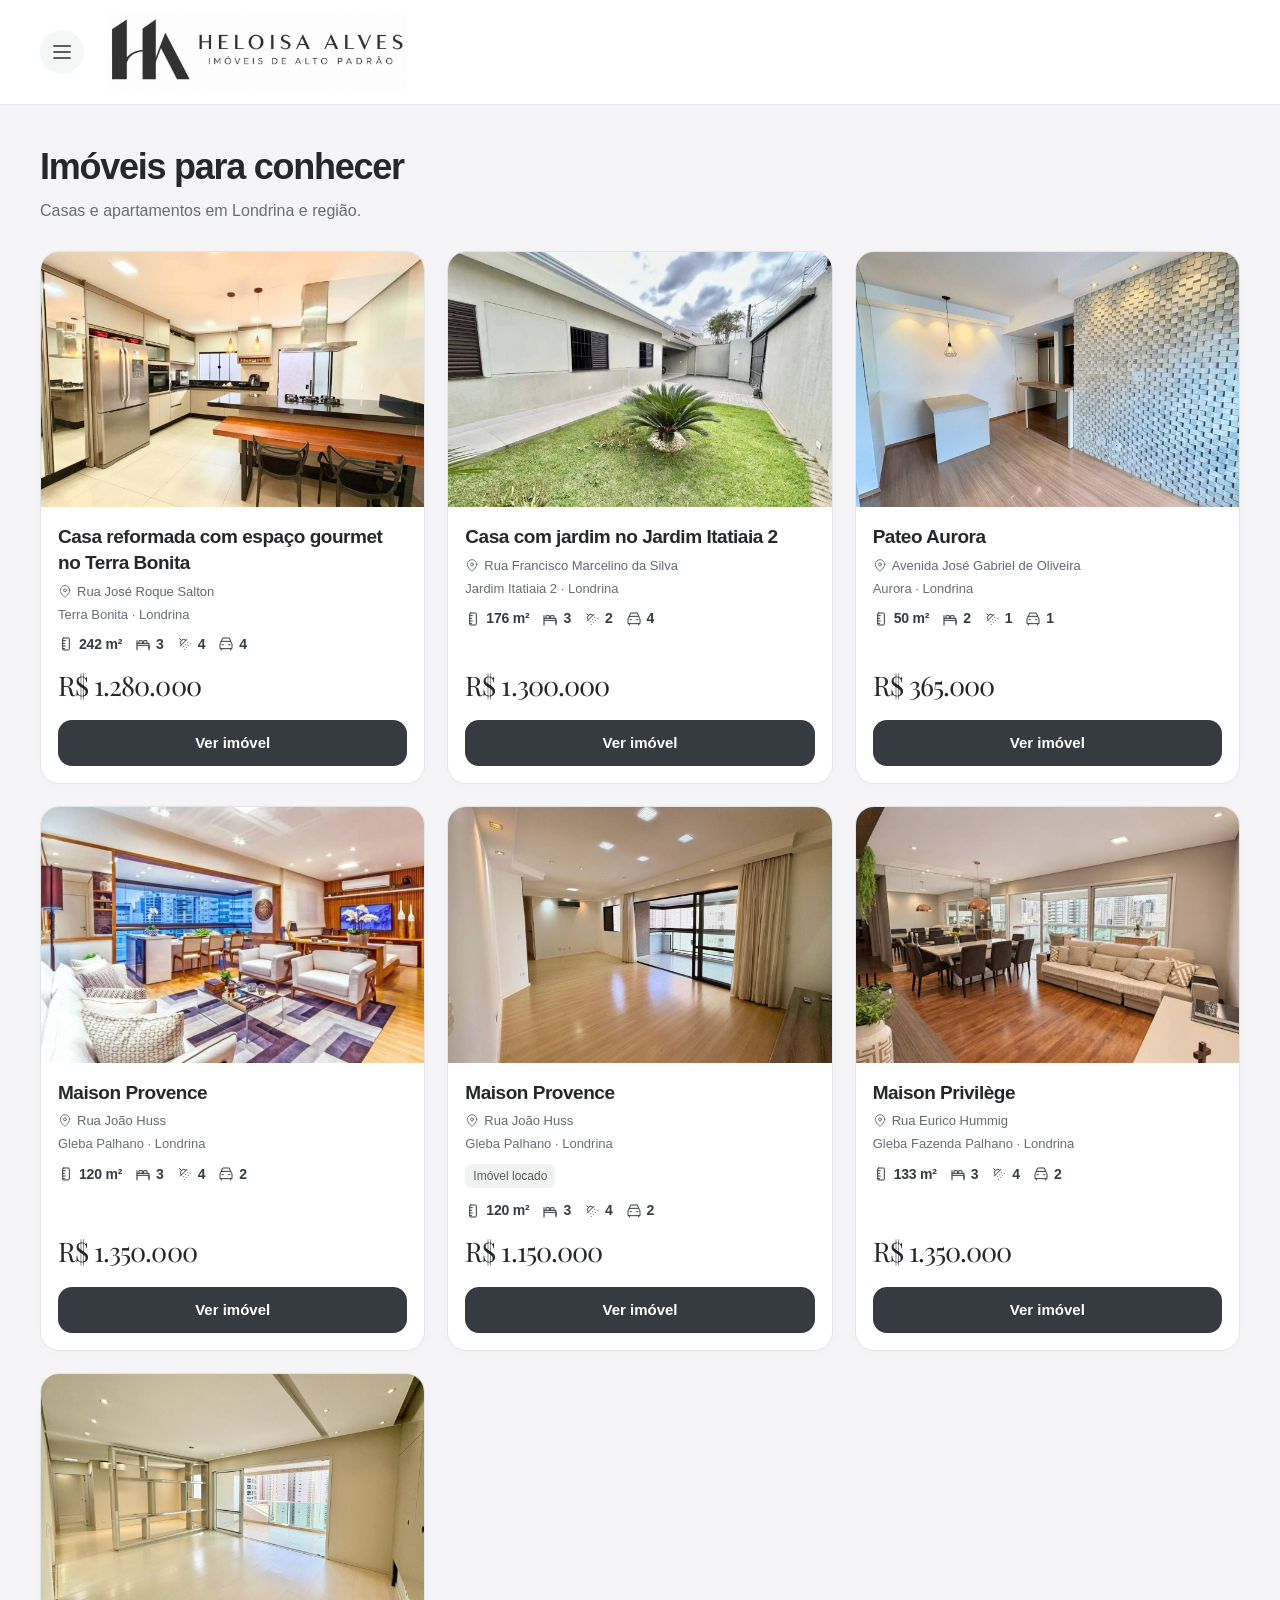
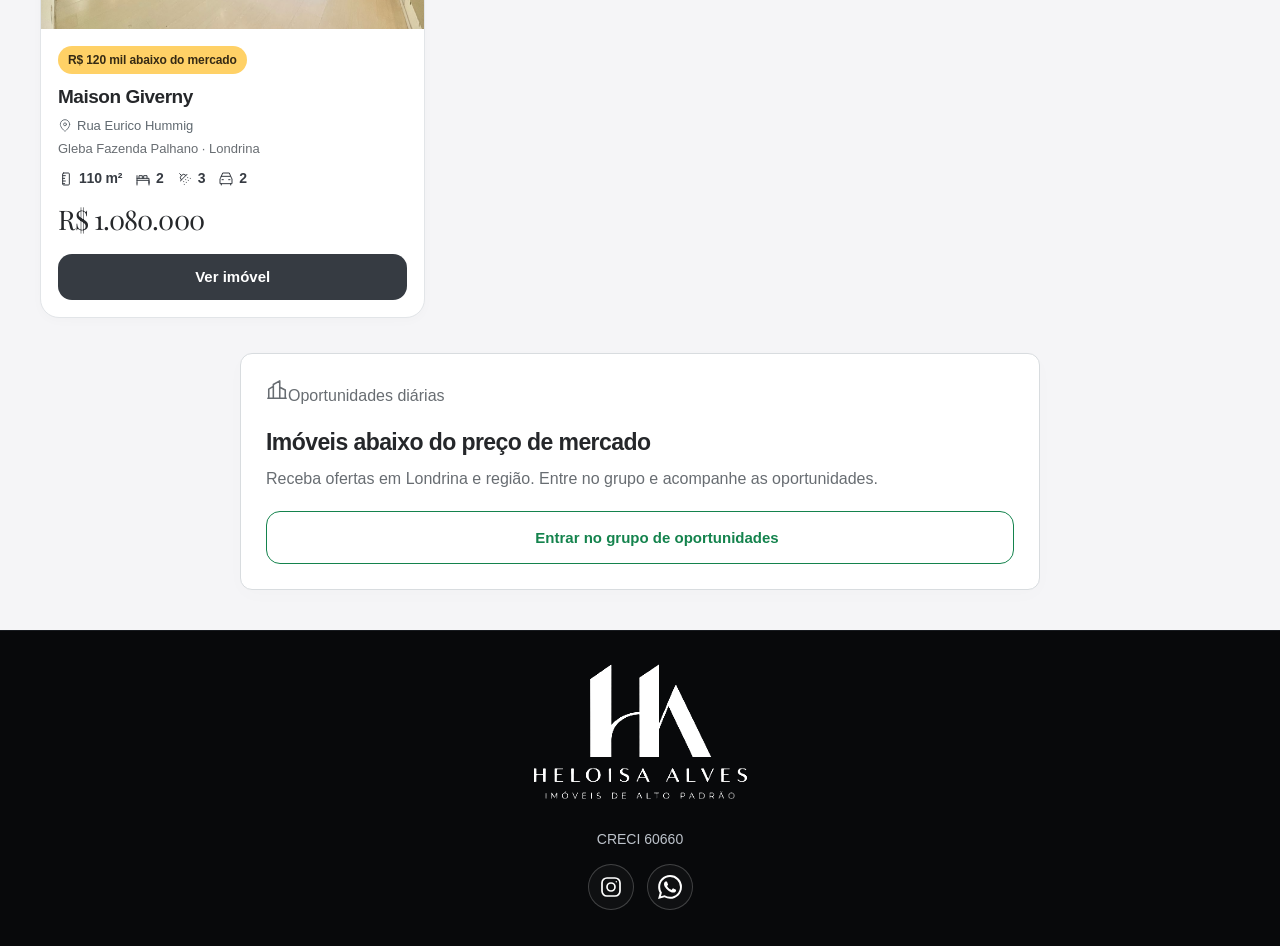
<file: imoveis/index.html>
<!doctype html><html lang="pt-BR"><head>
<script src="/property-facts.js" defer></script>
<meta charset="utf-8"><meta name="viewport" content="width=device-width,initial-scale=1"><title>Casas e apartamentos à venda em Londrina | Heloísa Alves</title><meta name="description" content="Veja casas e apartamentos à venda em Londrina: fotos, preços, localização e características. Tire suas dúvidas ou envie uma proposta pelo WhatsApp."><link rel="canonical" href="https://heloisa-alves.vercel.app/imoveis/">
<!-- seo:start -->
 <meta name="robots" content="index,follow,max-image-preview:large,max-snippet:-1,max-video-preview:-1">
 <meta name="author" content="Heloísa Alves Imóveis">
 <meta property="og:locale" content="pt_BR"><meta property="og:site_name" content="Heloísa Alves Imóveis"><meta property="og:image:alt" content="Sala do Maison Giverny em Londrina"><meta property="og:image:width" content="1280">
 <meta name="twitter:card" content="summary_large_image"><meta name="twitter:title" content="Casas e apartamentos à venda em Londrina | Heloísa Alves"><meta name="twitter:description" content="Veja casas e apartamentos à venda em Londrina: fotos, preços, localização e características. Tire suas dúvidas ou envie uma proposta pelo WhatsApp."><meta name="twitter:image" content="https://heloisa-alves.vercel.app/assets/photo-2.jpg"><meta name="twitter:image:alt" content="Sala do Maison Giverny em Londrina">
 
 <script type="application/ld+json">{"@context":"https://schema.org","@graph":[{"@type":"RealEstateAgent","@id":"https://heloisa-alves.vercel.app/#corretora","name":"Heloísa Alves Imóveis","url":"https://heloisa-alves.vercel.app/","telephone":"+55-43-98831-8811","logo":"https://heloisa-alves.vercel.app/assets/logo-graphite.png","image":"https://heloisa-alves.vercel.app/assets/logo-graphite.png","sameAs":["https://www.instagram.com/helo_alvesf/"],"areaServed":{"@type":"City","name":"Londrina","containedInPlace":{"@type":"State","name":"Paraná"}},"identifier":{"@type":"PropertyValue","propertyID":"CRECI","value":"60660"},"description":"Casas e apartamentos à venda em Londrina e região. Informações e propostas pelo WhatsApp.","contactPoint":{"@type":"ContactPoint","telephone":"+55-43-98831-8811","contactType":"sales","availableLanguage":["pt-BR"],"url":"https://wa.me/5543988318811"}},{"@type":"WebSite","@id":"https://heloisa-alves.vercel.app/#website","url":"https://heloisa-alves.vercel.app/","name":"Heloísa Alves Imóveis","inLanguage":"pt-BR","publisher":{"@id":"https://heloisa-alves.vercel.app/#corretora"}},{"@type":"CollectionPage","@id":"https://heloisa-alves.vercel.app/imoveis/#catalogo","url":"https://heloisa-alves.vercel.app/imoveis/","name":"Imóveis à venda em Londrina","inLanguage":"pt-BR","dateModified":"2026-11-27","isPartOf":{"@id":"https://heloisa-alves.vercel.app/#website"},"publisher":{"@id":"https://heloisa-alves.vercel.app/#corretora"},"mainEntity":{"@type":"ItemList","numberOfItems":7,"itemListElement":[{"@type":"ListItem","position":1,"url":"https://heloisa-alves.vercel.app/imoveis/casa-terra-bonita-242m/","name":"Casa reformada com espaço gourmet no Terra Bonita"},{"@type":"ListItem","position":2,"url":"https://heloisa-alves.vercel.app/imoveis/casa-jardim-itatiaia-176m/","name":"Casa com jardim no Jardim Itatiaia 2"},{"@type":"ListItem","position":3,"url":"https://heloisa-alves.vercel.app/imoveis/pateo-aurora-50m/","name":"Pateo Aurora"},{"@type":"ListItem","position":4,"url":"https://heloisa-alves.vercel.app/imoveis/maison-provence-120m/","name":"Maison Provence"},{"@type":"ListItem","position":5,"url":"https://heloisa-alves.vercel.app/imoveis/maison-provence-para-investir/","name":"Maison Provence"},{"@type":"ListItem","position":6,"url":"https://heloisa-alves.vercel.app/imoveis/maison-privilege-133m/","name":"Maison Privilège"},{"@type":"ListItem","position":7,"url":"https://heloisa-alves.vercel.app/imoveis/maison-giverny/","name":"Maison Giverny"}]}}]}</script>
 <!-- seo:end -->
<link rel="icon" href="/assets/favicon-ha.svg" type="image/svg+xml" sizes="any"><link rel="preconnect" href="https://fonts.googleapis.com"><link rel="preconnect" href="https://fonts.gstatic.com" crossorigin><link href="https://fonts.googleapis.com/css2?family=DM+Sans:wght@400;450;500;550;600;650;700&family=Playfair+Display:ital,wght@0,400;0,500;0,600;1,400;1,500&display=swap" rel="stylesheet"><link rel="stylesheet" href="/styles.css"><link rel="stylesheet" href="/video-player.css"><link rel="stylesheet" href="/offer-glass.css"><link rel="stylesheet" href="/ios-refinements.css"><link rel="stylesheet" href="/opportunities-graphite.css"><link rel="stylesheet" href="/price-comparison.css"><link rel="stylesheet" href="/recommendations.css"><link rel="stylesheet" href="/property-pages.css"><link rel="stylesheet" href="/site-shell.css"><script src="/site-shell.js" defer></script><script>window.PROPERTY_PAGE={title:'Imóveis em Londrina'};</script><script>
(function () {
  if (window.__heloisaPixelInstalled) return;
  window.__heloisaPixelInstalled = true;

  !function(f,b,e,v,n,t,s) {
    if(f.fbq)return;
    n=f.fbq=function(){
      n.callMethod
        ? n.callMethod.apply(n,arguments)
        : n.queue.push(arguments);
    };
    if(!f._fbq)f._fbq=n;
    n.push=n;
    n.loaded=true;
    n.version='2.0';
    n.queue=[];
    t=b.createElement(e);
    t.async=true;
    t.src=v;
    s=b.getElementsByTagName(e)[0];
    s.parentNode.insertBefore(t,s);
  }(
    window, document, 'script',
    'https://connect.facebook.net/en_US/fbevents.js'
  );

  fbq('init', '1455735370092600');
  fbq('track', 'PageView');

  document.addEventListener('click', function (event) {
    if (!(event.target instanceof Element)) return;

    const button = event.target.closest(
      'a, button, [role="button"], [data-meta-event]'
    );
    if (!button) return;

    const allowed = [
      'WhatsAppClick', 'GroupInviteClick', 'OfferClick'
    ];

    let name = button.getAttribute('data-meta-event');
    if (!allowed.includes(name)) name = null;

    if (!name) {
      const href = button.getAttribute('href');

      if (href) {
        try {
          const url = new URL(href, window.location.href);

          if (url.hostname === 'chat.whatsapp.com') {
            name = 'GroupInviteClick';
          } else if (
            ['wa.me', 'api.whatsapp.com', 'web.whatsapp.com']
              .includes(url.hostname) ||
            url.protocol === 'whatsapp:'
          ) {
            name = 'WhatsAppClick';
          }
        } catch (_) {}
      }
    }

    if (!name) {
      const label = (button.textContent || '')
        .replace(/\s+/g, ' ').trim().toLowerCase();

      if (label === 'fazer uma oferta') {
        name = 'OfferClick';
      }
    }

    if (name) {
      fbq('trackCustom', name, {
        content_name: window.PROPERTY_PAGE?.title || 'Imóveis em Londrina'
      });
    }
  }, true);
})();
</script><script type="text/javascript">
    (function(c,l,a,r,i,t,y){
        c[a]=c[a]||function(){(c[a].q=c[a].q||[]).push(arguments)};
        t=l.createElement(r);t.async=1;t.src="https://www.clarity.ms/tag/"+i;
        y=l.getElementsByTagName(r)[0];y.parentNode.insertBefore(t,y);
    })(window, document, "clarity", "script", "zjj10cf0zg");
</script><meta property="og:title" content="Casas e apartamentos à venda em Londrina | Heloísa Alves"><meta property="og:description" content="Veja casas e apartamentos à venda em Londrina: fotos, preços, localização e características. Tire suas dúvidas ou envie uma proposta pelo WhatsApp."><meta property="og:type" content="website"><meta property="og:image" content="https://heloisa-alves.vercel.app/assets/photo-2.jpg"><meta property="og:url" content="https://heloisa-alves.vercel.app/imoveis/"><link rel="stylesheet" href="/graphite-brand.css"><link rel="stylesheet" href="/property-facts.css">
<link rel="stylesheet" href="/modal-motion.css">
</head><body class="catalog-page"><header class="site-header"><div class="site-header-inner"><button class="site-menu-toggle" type="button" aria-label="Abrir menu" aria-expanded="false" aria-haspopup="dialog" aria-controls="site-menu"><svg class="site-icon" viewBox="0 0 24 24" aria-hidden="true"><path d="M4 6h16M4 12h16M4 18h16"/></svg></button><a class="site-brand" href="/" aria-label="Heloísa Alves, início"><img src="/assets/logo-horizontal.png" alt="Heloísa Alves · Imóveis de alto padrão" width="2172" height="724"></a><nav class="site-header-nav" aria-label="Navegação principal"><a href="/#imoveis">Imóveis</a><a href="/#oportunidades">Oportunidades</a></nav></div></header><main class="wrap" id="inicio"><div class="catalog-heading"><h1>Imóveis para conhecer</h1><p>Casas e apartamentos em Londrina e região.</p></div><ul class="recommendations-list catalog-grid" aria-label="Imóveis disponíveis"><li><a class="recommendation-card" href="/imoveis/casa-terra-bonita-242m/" aria-label="Conhecer Casa reformada com espaço gourmet no Terra Bonita por R$ 1.280.000"><img src="/assets/imoveis/casa-terra-bonita-242m/foto-01.webp" alt="Ambiente de Casa reformada com espaço gourmet no Terra Bonita" width="600" height="400" loading="lazy"><div class="recommendation-body"><h2 class="recommendation-title">Casa reformada com espaço gourmet no Terra Bonita</h2><p class="recommendation-street property-card-street"><svg class="fact-icon" viewBox="0 0 24 24" aria-hidden="true"><path d="M20 10c0 6-8 12-8 12S4 16 4 10a8 8 0 1 1 16 0Z"/><circle cx="12" cy="10" r="2.5"/></svg><span>Rua José Roque Salton</span></p><p class="recommendation-location">Terra Bonita · Londrina</p><p class="recommendation-facts property-card-facts"><span class="property-fact" data-fact="area" role="group" aria-label="Área construída: 242 m²"><svg class="fact-icon" viewBox="0 0 24 24" aria-hidden="true"><rect x="7" y="3" width="10" height="18" rx="1.5"/><path d="M7 7h4M7 11h3M7 15h4M7 19h3"/></svg><strong>242 m²</strong></span><span class="property-fact" data-fact="bed" role="group" aria-label="3 quartos"><svg class="fact-icon" viewBox="0 0 24 24" aria-hidden="true"><path d="M3 18V7m0 7h18v4M3 11h18v7M6 11V7h5v4m2 0V7h5v4M3 18v3m18-3v3"/></svg><strong>3</strong></span><span class="property-fact" data-fact="bath" role="group" aria-label="4 banheiros"><svg class="fact-icon" viewBox="0 0 24 24" aria-hidden="true"><path d="m4 4 2.5 2.5M13.5 6.5a4.95 4.95 0 0 0-7 7M15 5 5 15M14 17v.01M10 16v.01M13 13v.01M16 10v.01M17 14v.01M20 11v.01M11 20v.01"/></svg><strong>4</strong></span><span class="property-fact" data-fact="car" role="group" aria-label="4 vagas"><svg class="fact-icon" viewBox="0 0 24 24" aria-hidden="true"><path d="m5 8 2-5h10l2 5m-14 0h14l2 4v7H3v-7l2-4Zm0 11v2m14-2v2M6 13h2m8 0h2"/></svg><strong>4</strong></span></p><p class="recommendation-price">R$ 1.280.000</p><span class="recommendation-cta">Ver imóvel</span></div></a></li><li><a class="recommendation-card" href="/imoveis/casa-jardim-itatiaia-176m/" aria-label="Conhecer Casa com jardim no Jardim Itatiaia 2 por R$ 1.300.000"><img src="/assets/imoveis/casa-jardim-itatiaia-176m/foto-01.webp" alt="Ambiente de Casa com jardim no Jardim Itatiaia 2" width="600" height="400" loading="lazy"><div class="recommendation-body"><h2 class="recommendation-title">Casa com jardim no Jardim Itatiaia 2</h2><p class="recommendation-street property-card-street"><svg class="fact-icon" viewBox="0 0 24 24" aria-hidden="true"><path d="M20 10c0 6-8 12-8 12S4 16 4 10a8 8 0 1 1 16 0Z"/><circle cx="12" cy="10" r="2.5"/></svg><span>Rua Francisco Marcelino da Silva</span></p><p class="recommendation-location">Jardim Itatiaia 2 · Londrina</p><p class="recommendation-facts property-card-facts"><span class="property-fact" data-fact="area" role="group" aria-label="Área construída: 176 m²"><svg class="fact-icon" viewBox="0 0 24 24" aria-hidden="true"><rect x="7" y="3" width="10" height="18" rx="1.5"/><path d="M7 7h4M7 11h3M7 15h4M7 19h3"/></svg><strong>176 m²</strong></span><span class="property-fact" data-fact="bed" role="group" aria-label="3 quartos"><svg class="fact-icon" viewBox="0 0 24 24" aria-hidden="true"><path d="M3 18V7m0 7h18v4M3 11h18v7M6 11V7h5v4m2 0V7h5v4M3 18v3m18-3v3"/></svg><strong>3</strong></span><span class="property-fact" data-fact="bath" role="group" aria-label="2 banheiros"><svg class="fact-icon" viewBox="0 0 24 24" aria-hidden="true"><path d="m4 4 2.5 2.5M13.5 6.5a4.95 4.95 0 0 0-7 7M15 5 5 15M14 17v.01M10 16v.01M13 13v.01M16 10v.01M17 14v.01M20 11v.01M11 20v.01"/></svg><strong>2</strong></span><span class="property-fact" data-fact="car" role="group" aria-label="4 vagas"><svg class="fact-icon" viewBox="0 0 24 24" aria-hidden="true"><path d="m5 8 2-5h10l2 5m-14 0h14l2 4v7H3v-7l2-4Zm0 11v2m14-2v2M6 13h2m8 0h2"/></svg><strong>4</strong></span></p><p class="recommendation-price">R$ 1.300.000</p><span class="recommendation-cta">Ver imóvel</span></div></a></li><li><a class="recommendation-card" href="/imoveis/pateo-aurora-50m/" aria-label="Conhecer Pateo Aurora por R$ 365.000"><img src="/assets/imoveis/pateo-aurora-50m/foto-01.webp" alt="Ambiente de Pateo Aurora" width="600" height="400" loading="lazy"><div class="recommendation-body"><h2 class="recommendation-title">Pateo Aurora</h2><p class="recommendation-street property-card-street"><svg class="fact-icon" viewBox="0 0 24 24" aria-hidden="true"><path d="M20 10c0 6-8 12-8 12S4 16 4 10a8 8 0 1 1 16 0Z"/><circle cx="12" cy="10" r="2.5"/></svg><span>Avenida José Gabriel de Oliveira</span></p><p class="recommendation-location">Aurora · Londrina</p><p class="recommendation-facts property-card-facts"><span class="property-fact" data-fact="area" role="group" aria-label="Área útil: 50 m²"><svg class="fact-icon" viewBox="0 0 24 24" aria-hidden="true"><rect x="7" y="3" width="10" height="18" rx="1.5"/><path d="M7 7h4M7 11h3M7 15h4M7 19h3"/></svg><strong>50 m²</strong></span><span class="property-fact" data-fact="bed" role="group" aria-label="2 quartos"><svg class="fact-icon" viewBox="0 0 24 24" aria-hidden="true"><path d="M3 18V7m0 7h18v4M3 11h18v7M6 11V7h5v4m2 0V7h5v4M3 18v3m18-3v3"/></svg><strong>2</strong></span><span class="property-fact" data-fact="bath" role="group" aria-label="1 banheiro"><svg class="fact-icon" viewBox="0 0 24 24" aria-hidden="true"><path d="m4 4 2.5 2.5M13.5 6.5a4.95 4.95 0 0 0-7 7M15 5 5 15M14 17v.01M10 16v.01M13 13v.01M16 10v.01M17 14v.01M20 11v.01M11 20v.01"/></svg><strong>1</strong></span><span class="property-fact" data-fact="car" role="group" aria-label="1 vaga"><svg class="fact-icon" viewBox="0 0 24 24" aria-hidden="true"><path d="m5 8 2-5h10l2 5m-14 0h14l2 4v7H3v-7l2-4Zm0 11v2m14-2v2M6 13h2m8 0h2"/></svg><strong>1</strong></span></p><p class="recommendation-price">R$ 365.000</p><span class="recommendation-cta">Ver imóvel</span></div></a></li><li><a class="recommendation-card" href="/imoveis/maison-provence-120m/" aria-label="Conhecer Maison Provence por R$ 1.350.000"><img src="/assets/imoveis/maison-provence-120m/foto-01.webp" alt="Ambiente de Maison Provence" width="600" height="400" loading="lazy"><div class="recommendation-body"><h2 class="recommendation-title">Maison Provence</h2><p class="recommendation-street property-card-street"><svg class="fact-icon" viewBox="0 0 24 24" aria-hidden="true"><path d="M20 10c0 6-8 12-8 12S4 16 4 10a8 8 0 1 1 16 0Z"/><circle cx="12" cy="10" r="2.5"/></svg><span>Rua João Huss</span></p><p class="recommendation-location">Gleba Palhano · Londrina</p><p class="recommendation-facts property-card-facts"><span class="property-fact" data-fact="area" role="group" aria-label="Área privativa: 120 m²"><svg class="fact-icon" viewBox="0 0 24 24" aria-hidden="true"><rect x="7" y="3" width="10" height="18" rx="1.5"/><path d="M7 7h4M7 11h3M7 15h4M7 19h3"/></svg><strong>120 m²</strong></span><span class="property-fact" data-fact="bed" role="group" aria-label="3 quartos"><svg class="fact-icon" viewBox="0 0 24 24" aria-hidden="true"><path d="M3 18V7m0 7h18v4M3 11h18v7M6 11V7h5v4m2 0V7h5v4M3 18v3m18-3v3"/></svg><strong>3</strong></span><span class="property-fact" data-fact="bath" role="group" aria-label="4 banheiros"><svg class="fact-icon" viewBox="0 0 24 24" aria-hidden="true"><path d="m4 4 2.5 2.5M13.5 6.5a4.95 4.95 0 0 0-7 7M15 5 5 15M14 17v.01M10 16v.01M13 13v.01M16 10v.01M17 14v.01M20 11v.01M11 20v.01"/></svg><strong>4</strong></span><span class="property-fact" data-fact="car" role="group" aria-label="2 vagas"><svg class="fact-icon" viewBox="0 0 24 24" aria-hidden="true"><path d="m5 8 2-5h10l2 5m-14 0h14l2 4v7H3v-7l2-4Zm0 11v2m14-2v2M6 13h2m8 0h2"/></svg><strong>2</strong></span></p><p class="recommendation-price">R$ 1.350.000</p><span class="recommendation-cta">Ver imóvel</span></div></a></li><li><a class="recommendation-card" href="/imoveis/maison-provence-para-investir/" aria-label="Conhecer Maison Provence por R$ 1.150.000"><img src="/assets/imoveis/maison-provence-para-investir/foto-01.webp" alt="Ambiente de Maison Provence" width="600" height="400" loading="lazy"><div class="recommendation-body"><h2 class="recommendation-title">Maison Provence</h2><p class="recommendation-street property-card-street"><svg class="fact-icon" viewBox="0 0 24 24" aria-hidden="true"><path d="M20 10c0 6-8 12-8 12S4 16 4 10a8 8 0 1 1 16 0Z"/><circle cx="12" cy="10" r="2.5"/></svg><span>Rua João Huss</span></p><p class="recommendation-location">Gleba Palhano · Londrina</p><p class="recommendation-occupied">Imóvel locado</p><p class="recommendation-facts property-card-facts"><span class="property-fact" data-fact="area" role="group" aria-label="Área privativa: 120 m²"><svg class="fact-icon" viewBox="0 0 24 24" aria-hidden="true"><rect x="7" y="3" width="10" height="18" rx="1.5"/><path d="M7 7h4M7 11h3M7 15h4M7 19h3"/></svg><strong>120 m²</strong></span><span class="property-fact" data-fact="bed" role="group" aria-label="3 quartos"><svg class="fact-icon" viewBox="0 0 24 24" aria-hidden="true"><path d="M3 18V7m0 7h18v4M3 11h18v7M6 11V7h5v4m2 0V7h5v4M3 18v3m18-3v3"/></svg><strong>3</strong></span><span class="property-fact" data-fact="bath" role="group" aria-label="4 banheiros"><svg class="fact-icon" viewBox="0 0 24 24" aria-hidden="true"><path d="m4 4 2.5 2.5M13.5 6.5a4.95 4.95 0 0 0-7 7M15 5 5 15M14 17v.01M10 16v.01M13 13v.01M16 10v.01M17 14v.01M20 11v.01M11 20v.01"/></svg><strong>4</strong></span><span class="property-fact" data-fact="car" role="group" aria-label="2 vagas"><svg class="fact-icon" viewBox="0 0 24 24" aria-hidden="true"><path d="m5 8 2-5h10l2 5m-14 0h14l2 4v7H3v-7l2-4Zm0 11v2m14-2v2M6 13h2m8 0h2"/></svg><strong>2</strong></span></p><p class="recommendation-price">R$ 1.150.000</p><span class="recommendation-cta">Ver imóvel</span></div></a></li><li><a class="recommendation-card" href="/imoveis/maison-privilege-133m/" aria-label="Conhecer Maison Privilège por R$ 1.350.000"><img src="/assets/imoveis/maison-privilege-133m/foto-01.webp" alt="Ambiente de Maison Privilège" width="600" height="400" loading="lazy"><div class="recommendation-body"><h2 class="recommendation-title">Maison Privilège</h2><p class="recommendation-street property-card-street"><svg class="fact-icon" viewBox="0 0 24 24" aria-hidden="true"><path d="M20 10c0 6-8 12-8 12S4 16 4 10a8 8 0 1 1 16 0Z"/><circle cx="12" cy="10" r="2.5"/></svg><span>Rua Eurico Hummig</span></p><p class="recommendation-location">Gleba Fazenda Palhano · Londrina</p><p class="recommendation-facts property-card-facts"><span class="property-fact" data-fact="area" role="group" aria-label="Área privativa: 133 m²"><svg class="fact-icon" viewBox="0 0 24 24" aria-hidden="true"><rect x="7" y="3" width="10" height="18" rx="1.5"/><path d="M7 7h4M7 11h3M7 15h4M7 19h3"/></svg><strong>133 m²</strong></span><span class="property-fact" data-fact="bed" role="group" aria-label="3 quartos"><svg class="fact-icon" viewBox="0 0 24 24" aria-hidden="true"><path d="M3 18V7m0 7h18v4M3 11h18v7M6 11V7h5v4m2 0V7h5v4M3 18v3m18-3v3"/></svg><strong>3</strong></span><span class="property-fact" data-fact="bath" role="group" aria-label="4 banheiros"><svg class="fact-icon" viewBox="0 0 24 24" aria-hidden="true"><path d="m4 4 2.5 2.5M13.5 6.5a4.95 4.95 0 0 0-7 7M15 5 5 15M14 17v.01M10 16v.01M13 13v.01M16 10v.01M17 14v.01M20 11v.01M11 20v.01"/></svg><strong>4</strong></span><span class="property-fact" data-fact="car" role="group" aria-label="2 vagas"><svg class="fact-icon" viewBox="0 0 24 24" aria-hidden="true"><path d="m5 8 2-5h10l2 5m-14 0h14l2 4v7H3v-7l2-4Zm0 11v2m14-2v2M6 13h2m8 0h2"/></svg><strong>2</strong></span></p><p class="recommendation-price">R$ 1.350.000</p><span class="recommendation-cta">Ver imóvel</span></div></a></li><li><a class="recommendation-card" href="/imoveis/maison-giverny/" aria-label="Conhecer Maison Giverny por R$ 1.080.000"><img src="/assets/photo-2.jpg" alt="Sala ampla do Maison Giverny" width="600" height="400" loading="lazy"><div class="recommendation-body"><span class="property-savings-badge">R$ 120 mil abaixo do mercado</span><h2 class="recommendation-title">Maison Giverny</h2><p class="recommendation-street property-card-street"><svg class="fact-icon" viewBox="0 0 24 24" aria-hidden="true"><path d="M20 10c0 6-8 12-8 12S4 16 4 10a8 8 0 1 1 16 0Z"/><circle cx="12" cy="10" r="2.5"/></svg><span>Rua Eurico Hummig</span></p><p class="recommendation-location">Gleba Fazenda Palhano · Londrina</p><p class="recommendation-facts property-card-facts"><span class="property-fact" data-fact="area" role="group" aria-label="Área privativa: 110 m²"><svg class="fact-icon" viewBox="0 0 24 24" aria-hidden="true"><rect x="7" y="3" width="10" height="18" rx="1.5"/><path d="M7 7h4M7 11h3M7 15h4M7 19h3"/></svg><strong>110 m²</strong></span><span class="property-fact" data-fact="bed" role="group" aria-label="2 quartos"><svg class="fact-icon" viewBox="0 0 24 24" aria-hidden="true"><path d="M3 18V7m0 7h18v4M3 11h18v7M6 11V7h5v4m2 0V7h5v4M3 18v3m18-3v3"/></svg><strong>2</strong></span><span class="property-fact" data-fact="bath" role="group" aria-label="3 banheiros"><svg class="fact-icon" viewBox="0 0 24 24" aria-hidden="true"><path d="m4 4 2.5 2.5M13.5 6.5a4.95 4.95 0 0 0-7 7M15 5 5 15M14 17v.01M10 16v.01M13 13v.01M16 10v.01M17 14v.01M20 11v.01M11 20v.01"/></svg><strong>3</strong></span><span class="property-fact" data-fact="car" role="group" aria-label="2 vagas"><svg class="fact-icon" viewBox="0 0 24 24" aria-hidden="true"><path d="m5 8 2-5h10l2 5m-14 0h14l2 4v7H3v-7l2-4Zm0 11v2m14-2v2M6 13h2m8 0h2"/></svg><strong>2</strong></span></p><p class="recommendation-price">R$ 1.080.000</p><span class="recommendation-cta">Ver imóvel</span></div></a></li></ul><section class="opportunities-card" id="grupo" aria-labelledby="opportunities-title"><p class="opportunities-eyebrow"><svg aria-hidden="true" viewBox="0 0 24 24"><path d="M3 21V11l5-3v13M8 21V6l7-4v19M15 21V9l6 3v9M2 21h20"/></svg><span>Oportunidades diárias</span></p><h2 id="opportunities-title">Imóveis abaixo do preço de mercado</h2><p class="opportunities-copy">Receba ofertas em Londrina e região. Entre no grupo e acompanhe as oportunidades.</p><a class="button group-link" href="https://chat.whatsapp.com/D4AI891pdOp2eEPSsWIqWE?s=cl&amp;p=a&amp;iam=2" target="_blank" rel="noopener noreferrer"><svg class="wa-icon" aria-hidden="true" viewBox="0 0 24 24"><use href="#whatsapp-icon"/></svg><span>Entrar no grupo de oportunidades</span></a></section></main><footer class="site-footer"><a class="site-footer-brand" href="/" aria-label="Heloísa Alves, voltar ao início"><img src="/assets/logo-silver.png" alt="Heloísa Alves · Imóveis de alto padrão" width="1254" height="1254" loading="lazy"></a><p class="site-footer-creci" data-creci>CRECI 60660</p><div class="site-footer-socials"><a class="site-social-link" href="https://www.instagram.com/helo_alvesf/" target="_blank" rel="noopener noreferrer" aria-label="Instagram da marca: @helo_alvesf"><svg class="site-icon" viewBox="0 0 24 24" aria-hidden="true"><rect x="3" y="3" width="18" height="18" rx="5"/><circle cx="12" cy="12" r="4"/><circle cx="17.3" cy="6.7" r=".7" fill="currentColor" stroke="none"/></svg></a><a data-whatsapp-context="general" class="site-social-link site-social-whatsapp whatsapp" href="https://wa.me/5543988318811?text=Ol%C3%A1!%20%F0%9F%91%8B%0AVim%20pelo%20site%20e%20gostaria%20de%20tirar%20uma%20d%C3%BAvida." target="_blank" rel="noopener noreferrer" aria-label="Atendimento pelo WhatsApp: (43) 98831-8811" data-meta-event="WhatsAppClick"><svg class="site-icon site-icon-fill" viewBox="0 0 24 24" aria-hidden="true"><path d="M17.472 14.382c-.297-.149-1.758-.867-2.03-.967-.273-.099-.471-.148-.67.15-.198.297-.767.966-.94 1.164-.174.198-.347.223-.644.074-.297-.148-1.255-.462-2.39-1.475-.883-.788-1.48-1.761-1.653-2.059-.173-.297-.018-.458.13-.606.134-.133.298-.347.446-.52.149-.174.198-.298.298-.496.099-.198.05-.372-.025-.52-.074-.149-.669-1.612-.916-2.207-.242-.58-.487-.5-.67-.51l-.57-.01c-.198 0-.52.075-.792.372-.272.298-1.04 1.016-1.04 2.48s1.065 2.876 1.213 3.074c.149.198 2.096 3.2 5.077 4.487.709.306 1.262.489 1.694.625.712.226 1.36.194 1.872.118.571-.085 1.758-.719 2.006-1.413.248-.694.248-1.289.173-1.413-.074-.124-.272-.198-.57-.347M12.05 21.785h-.004a9.87 9.87 0 0 1-5.031-1.378l-.361-.214-3.741.982.999-3.648-.235-.374a9.86 9.86 0 0 1-1.51-5.26c.002-5.45 4.436-9.884 9.887-9.884a9.82 9.82 0 0 1 7.021 2.91 9.825 9.825 0 0 1 2.9 7.023c-.003 5.45-4.437 9.883-9.925 9.843M20.46 3.49A11.85 11.85 0 0 0 12.05 0C5.496 0 .163 5.333.16 11.887c0 2.095.547 4.14 1.588 5.942L.06 24l6.306-1.654a11.88 11.88 0 0 0 5.68 1.447h.005c6.554 0 11.887-5.333 11.89-11.888a11.82 11.82 0 0 0-3.48-8.415Z"/></svg></a></div></footer><!-- shared-menu:start --><dialog id="site-menu" class="site-menu" aria-labelledby="site-menu-title"><div class="site-menu-panel"><div class="site-menu-top"><a class="site-brand" href="/" aria-label="Heloísa Alves, início"><img src="/assets/logo-horizontal.png" alt="Heloísa Alves · Imóveis de alto padrão" width="2172" height="724"></a><button class="site-menu-close" type="button" aria-label="Fechar menu"><svg class="site-icon" viewBox="0 0 24 24" aria-hidden="true"><path d="m6 6 12 12M6 18 18 6"/></svg></button></div><h2 id="site-menu-title">Encontre o seu<br>próximo imóvel.</h2><nav class="site-menu-links" aria-label="Explorar o site"><a class="site-menu-card" href="/#imoveis"><span class="site-menu-card-icon"><svg class="site-icon" viewBox="0 0 24 24" aria-hidden="true"><path d="M5 21V4h11v17M16 10h4v11M3 21h19M8 8h5M8 12h5M8 16h5M9 21v-2h3v2"/></svg></span><span class="site-menu-card-copy"><strong>Imóveis</strong><span>Explore casas e apartamentos</span></span></a><a class="site-menu-card" href="/#oportunidades"><span class="site-menu-card-icon"><svg class="site-icon site-icon-fill" viewBox="0 0 24 24" aria-hidden="true"><path d="M17.472 14.382c-.297-.149-1.758-.867-2.03-.967-.273-.099-.471-.148-.67.15-.198.297-.767.966-.94 1.164-.174.198-.347.223-.644.074-.297-.148-1.255-.462-2.39-1.475-.883-.788-1.48-1.761-1.653-2.059-.173-.297-.018-.458.13-.606.134-.133.298-.347.446-.52.149-.174.198-.298.298-.496.099-.198.05-.372-.025-.52-.074-.149-.669-1.612-.916-2.207-.242-.58-.487-.5-.67-.51l-.57-.01c-.198 0-.52.075-.792.372-.272.298-1.04 1.016-1.04 2.48s1.065 2.876 1.213 3.074c.149.198 2.096 3.2 5.077 4.487.709.306 1.262.489 1.694.625.712.226 1.36.194 1.872.118.571-.085 1.758-.719 2.006-1.413.248-.694.248-1.289.173-1.413-.074-.124-.272-.198-.57-.347M12.05 21.785h-.004a9.87 9.87 0 0 1-5.031-1.378l-.361-.214-3.741.982.999-3.648-.235-.374a9.86 9.86 0 0 1-1.51-5.26c.002-5.45 4.436-9.884 9.887-9.884a9.82 9.82 0 0 1 7.021 2.91 9.825 9.825 0 0 1 2.9 7.023c-.003 5.45-4.437 9.883-9.925 9.843M20.46 3.49A11.85 11.85 0 0 0 12.05 0C5.496 0 .163 5.333.16 11.887c0 2.095.547 4.14 1.588 5.942L.06 24l6.306-1.654a11.88 11.88 0 0 0 5.68 1.447h.005c6.554 0 11.887-5.333 11.89-11.888a11.82 11.82 0 0 0-3.48-8.415Z"/></svg></span><span class="site-menu-card-copy"><strong>Oportunidades</strong><span>Encontre boas oportunidades em Londrina e região</span></span></a></nav><div class="site-menu-bottom"><div class="site-menu-social"><a href="https://www.instagram.com/helo_alvesf/" target="_blank" rel="noopener noreferrer" aria-label="Instagram da marca: @helo_alvesf"><svg class="site-icon" viewBox="0 0 24 24" aria-hidden="true"><rect x="3" y="3" width="18" height="18" rx="5"/><circle cx="12" cy="12" r="4"/><circle cx="17.3" cy="6.7" r=".7" fill="currentColor" stroke="none"/></svg><span>@helo_alvesf</span></a><span data-creci>CRECI 60660</span></div><a data-whatsapp-context="general" class="site-menu-contact whatsapp" href="https://wa.me/5543988318811?text=Ol%C3%A1!%20%F0%9F%91%8B%0AVim%20pelo%20site%20e%20gostaria%20de%20tirar%20uma%20d%C3%BAvida." target="_blank" rel="noopener noreferrer" data-meta-event="WhatsAppClick"><svg class="site-icon site-icon-fill" viewBox="0 0 24 24" aria-hidden="true"><path d="M17.472 14.382c-.297-.149-1.758-.867-2.03-.967-.273-.099-.471-.148-.67.15-.198.297-.767.966-.94 1.164-.174.198-.347.223-.644.074-.297-.148-1.255-.462-2.39-1.475-.883-.788-1.48-1.761-1.653-2.059-.173-.297-.018-.458.13-.606.134-.133.298-.347.446-.52.149-.174.198-.298.298-.496.099-.198.05-.372-.025-.52-.074-.149-.669-1.612-.916-2.207-.242-.58-.487-.5-.67-.51l-.57-.01c-.198 0-.52.075-.792.372-.272.298-1.04 1.016-1.04 2.48s1.065 2.876 1.213 3.074c.149.198 2.096 3.2 5.077 4.487.709.306 1.262.489 1.694.625.712.226 1.36.194 1.872.118.571-.085 1.758-.719 2.006-1.413.248-.694.248-1.289.173-1.413-.074-.124-.272-.198-.57-.347M12.05 21.785h-.004a9.87 9.87 0 0 1-5.031-1.378l-.361-.214-3.741.982.999-3.648-.235-.374a9.86 9.86 0 0 1-1.51-5.26c.002-5.45 4.436-9.884 9.887-9.884a9.82 9.82 0 0 1 7.021 2.91 9.825 9.825 0 0 1 2.9 7.023c-.003 5.45-4.437 9.883-9.925 9.843M20.46 3.49A11.85 11.85 0 0 0 12.05 0C5.496 0 .163 5.333.16 11.887c0 2.095.547 4.14 1.588 5.942L.06 24l6.306-1.654a11.88 11.88 0 0 0 5.68 1.447h.005c6.554 0 11.887-5.333 11.89-11.888a11.82 11.82 0 0 0-3.48-8.415Z"/></svg><span>Tirar dúvidas</span></a></div></div></dialog><!-- shared-menu:end --></body></html>
</file>
<file: styles.css>
:root{--ink:#25272a;--muted:#686d72;--line:#e4e6e8;--green:#14834d;--sans:'DM Sans',Arial,sans-serif}*{box-sizing:border-box}html{scroll-padding-top:25px;scroll-behavior:smooth}body{margin:0;background:white;color:var(--ink);font:400 16px/1.6 var(--sans)}a{color:inherit;text-decoration:none}button{font:inherit;color:inherit;cursor:pointer}button,a{touch-action:manipulation;-webkit-tap-highlight-color:transparent}button:focus-visible,a:focus-visible,video:focus-visible{outline:3px solid var(--green);outline-offset:4px}img{display:block;width:100%;height:100%;object-fit:cover}h1,h2,h3,p{margin-top:0}h1{font-size:36px;line-height:1.2;letter-spacing:-.035em;font-weight:600;margin-bottom:14px}h2{font-size:23px;font-weight:600;letter-spacing:-.025em;line-height:1.3;margin-bottom:18px}h3{font-size:16px;font-weight:550}p{margin-bottom:18px}.wrap{width:min(1200px,calc(100% - 80px));margin-inline:auto}.icon-defs{position:absolute;width:0;height:0;overflow:hidden}.header{border-bottom:1px solid var(--line)}.header-inner{height:104px;display:flex;align-items:center;justify-content:space-between;gap:25px}.brand{display:block;flex-shrink:0}.brand-art{width:300px;height:78px;display:block;position:relative;overflow:hidden}.brand-art img{position:absolute;width:330px;height:110px;max-width:none;top:-18px;left:-18px;object-fit:contain;mix-blend-mode:multiply}.header nav{display:flex;align-items:center;gap:30px;font-size:14px}.header nav a:hover{text-decoration:underline;text-underline-offset:5px}.header-instagram{color:var(--muted);border-left:1px solid var(--line);padding-left:30px}.breadcrumb{font-size:12px;color:var(--muted);padding-top:21px;margin-bottom:18px;display:flex;gap:12px;flex-wrap:wrap}.breadcrumb span{color:#a8adb2}.gallery-grid{display:grid;position:relative;grid-template-columns:2fr 1fr 1fr;grid-template-rows:195px 195px;gap:8px;border-radius:12px;overflow:hidden}.gallery-grid>button{border:0;padding:0;overflow:hidden;background:#e8e8e8}.gallery-main{grid-row:span 2}.gallery-grid img{transition:transform .3s}.gallery-grid>button:hover img{transform:scale(1.025)}.gallery-grid>.all-photos{position:absolute;right:18px;bottom:18px;background:#fff;padding:11px 17px;border:1px solid #d6d9dc;border-radius:7px;font-size:14px;font-weight:550;box-shadow:0 3px 12px #0002}.media-toolbar{display:flex;align-items:center;justify-content:space-between;gap:20px;padding-block:16px;border-bottom:1px solid var(--line);margin-bottom:32px;font-size:14px}.media-toolbar>div{display:flex;gap:23px;align-items:center}.media-toolbar button{border:0;background:none;padding:5px 0;font-size:14px;display:flex;align-items:center;gap:8px;min-height:36px}.media-toolbar a{padding:5px 0}.media-toolbar a:hover,.media-toolbar button:hover{color:var(--green)}.media-toolbar svg{width:19px;height:19px;fill:none;stroke:currentColor;stroke-width:1.5;stroke-linecap:round;stroke-linejoin:round}.play-icon{font-size:22px;line-height:1}.listing-layout{display:grid;grid-template-columns:minmax(0,1fr)350px;gap:30px 60px;align-items:start;padding-bottom:52px}.property-summary{grid-column:1;grid-row:1}.listing-label{font-size:12px;letter-spacing:.08em;color:var(--muted);font-weight:550;margin-bottom:12px}.address{font-size:16px;color:var(--muted);line-height:1.65;margin-bottom:24px}.specs{display:grid;grid-template-columns:repeat(3,1fr);border-bottom:1px solid var(--line);padding-bottom:27px;gap:16px}.specs>div{display:flex;align-items:center;gap:12px}.feature-icon{width:28px;height:28px;flex-shrink:0;fill:none;stroke:currentColor;stroke-width:1.3;stroke-linecap:round;stroke-linejoin:round}.specs p{display:flex;flex-direction:column;margin:0;line-height:1.4}.specs strong{font-size:20px;font-weight:550;white-space:nowrap}.specs span{font-size:12px;color:var(--muted);margin-top:5px}.contact-card{grid-column:2;grid-row:1/span 2;position:sticky;top:24px;border:1px solid #d8dcdf;border-radius:12px;padding:26px;box-shadow:0 6px 22px #20212405}.sale-label{font-size:14px;color:var(--muted);margin-bottom:4px}.price{font-size:32px;font-weight:650;letter-spacing:-.045em;line-height:1.3;margin-bottom:8px;white-space:nowrap}.cost-note{font-size:12px;color:var(--muted);margin-bottom:25px}.contact-actions{display:flex;flex-direction:column;gap:12px}.button{display:flex;align-items:center;justify-content:center;gap:10px;border:1px solid var(--green);border-radius:7px;padding:14px 13px;min-height:52px;font-size:14px;font-weight:550;line-height:1.4;text-align:center;background:white;color:var(--green)}.button.whatsapp{background:var(--green);color:white}.button.whatsapp:hover{background:#106c3f}.button.group-link:hover{background:#eef8f2}.wa-icon{fill:currentColor;stroke:none;flex-shrink:0;width:22px;height:22px}.agent{display:flex;align-items:center;gap:14px;border-top:1px solid var(--line);padding-top:22px;margin-top:24px;line-height:1.5}.agent strong{font-size:16px;font-weight:550}.agent p{font-size:12px;margin:2px 0 4px;color:var(--muted)}.agent a{font-size:14px;color:var(--muted);text-decoration:underline;text-underline-offset:3px}.agent-logo{display:block;position:relative;overflow:hidden;width:52px;height:48px;flex-shrink:0}.agent-logo img{width:104px;height:104px;max-width:none;position:absolute;top:-20px;left:-29px;object-fit:contain;mix-blend-mode:multiply}.property-content{grid-column:1;grid-row:2;min-width:0}.about>p{font-size:16px;color:#555c62;line-height:1.8}.amenities{display:flex;flex-wrap:wrap;gap:10px 24px;font-size:14px;color:#4b535a}.about{padding-bottom:30px;border-bottom:1px solid var(--line);margin-bottom:30px}.location>p{font-size:14px;color:var(--muted);margin-bottom:20px}.map-tabs{display:flex;gap:6px;border:1px solid var(--line);border-bottom:0;padding:6px;border-radius:8px 8px 0 0}.map-tabs button{flex:1;padding:10px;border:0;background:white;border-radius:5px;font-size:14px;min-height:43px}.map-tabs button[aria-selected=true]{background:#292d31;color:white}.location iframe{display:block;width:100%;height:325px;border:1px solid var(--line)}.map-bottom{display:flex;justify-content:space-between;gap:15px;border:1px solid var(--line);border-top:0;border-radius:0 0 8px 8px;padding:12px 14px;font-size:12px;color:var(--muted)}.map-bottom a{text-decoration:underline;text-underline-offset:3px}.landmarks{display:flex;flex-wrap:wrap;gap:8px 20px;margin-top:20px}.landmarks h3{width:100%;margin-bottom:0}.landmarks>a{font-size:14px;color:var(--muted);text-decoration:underline;text-underline-offset:4px}.footer-inner{display:flex;gap:24px;justify-content:space-between;align-items:center;border-top:1px solid var(--line);padding-block:25px;color:var(--muted);font-size:12px}.footer-inner>div{display:flex;gap:12px;align-items:center}.footer-inner strong{font-size:14px;font-weight:500;color:var(--ink)}.footer-inner p{margin:0;font-size:12px}.footer-inner button{padding:5px 0;border:0;background:none;font-size:12px;text-decoration:underline}.mobile-actions{display:none}.skip{position:fixed;top:-100px;left:20px;background:white;padding:10px;z-index:20}.skip:focus{top:10px}dialog{border:0;padding:0;max-width:calc(100vw - 24px);border-radius:10px}dialog::backdrop{background:#111820e6;backdrop-filter:blur(4px)}body.modal-open{overflow:hidden}#lightbox{width:1160px;height:min(900px,96dvh);max-height:96dvh;padding:20px 26px;background:#202326;color:white;overflow:auto}.lightbox-top{display:flex;align-items:center;justify-content:space-between;gap:15px}.lightbox-top strong{font-size:19px;font-weight:500}.lightbox-top strong span{font-size:13px;color:#c4c6c8;margin-left:15px}.close-button{background:transparent;border:1px solid #969ba0;color:inherit;width:40px;height:40px;font-size:17px;flex-shrink:0;border-radius:5px}.photo-filters{display:flex;gap:8px;flex-wrap:wrap;margin:15px 0}.photo-filters button{border:1px solid #686e75;background:transparent;color:#e3e5e7;border-radius:4px;padding:6px 12px;min-height:38px;font-size:14px}.photo-filters button.active{background:white;color:var(--ink);border-color:white}.lightbox-image{height:calc(90dvh - 250px);min-height:180px}.lightbox-image img{object-fit:contain}.lightbox-controls{display:flex;align-items:center;justify-content:space-between;gap:16px;padding:13px 0}.lightbox-controls button{border:1px solid #777f88;color:white;background:transparent;border-radius:4px;padding:8px 15px;font-size:14px;min-height:42px}.lightbox-controls p{margin:0;text-align:center;font-size:14px}.thumbnails{display:flex;gap:8px;overflow:auto;padding-block:4px 8px}.thumbnails button{height:57px;min-width:75px;width:75px;padding:0;border:2px solid transparent;background:none;opacity:.5;border-radius:3px;overflow:hidden}.thumbnails button.active{opacity:1;border-color:white}#notice{width:460px;padding:35px}#notice>.close-button{position:absolute;right:12px;top:12px;border:0}#notice .eyebrow{font-size:12px;margin-top:18px;color:var(--muted);letter-spacing:.08em}#notice h2{font-size:25px}#notice p:not(.eyebrow){font-size:16px;color:var(--muted)}#notice-ok{background:var(--ink);color:white;border-color:var(--ink);padding-inline:25px}#video-dialog{width:760px;background:#181b1e;color:white;padding:16px 20px 20px}#video-dialog video{display:block;width:100%;max-height:75dvh;background:#101113}.video-heading{display:flex;justify-content:space-between;align-items:center;gap:20px;margin-bottom:14px}#video-dialog h2{font-size:18px;font-weight:500;margin:0}.toast{position:fixed;left:50%;bottom:25px;transform:translate(-50%,20px);background:#292d31;color:white;box-shadow:0 4px 20px #0003;border-radius:6px;padding:12px 20px;font-size:14px;opacity:0;z-index:30;pointer-events:none;transition:.2s}.toast.show{opacity:1;transform:translate(-50%,0)}[hidden]{display:none!important}
@media(max-width:1050px){.wrap{width:calc(100% - 48px)}.listing-layout{gap:26px 30px;grid-template-columns:minmax(0,1fr)320px}.contact-card{padding:22px}.price{font-size:30px}.specs{gap:12px}.specs>div{gap:8px}.specs strong{font-size:18px}.feature-icon{width:25px;height:25px}.gallery-grid{grid-template-rows:170px 170px}.header-instagram{display:none}.brand-art{width:280px}.brand-art img{width:310px;height:103px;top:-15px}.header nav{gap:24px}.footer-inner{flex-wrap:wrap}}
@media(max-width:760px){html{scroll-padding-top:16px}.wrap{width:calc(100% - 32px)}.header-inner{height:88px;gap:12px}.brand-art{width:220px;height:62px}.brand-art img{width:244px;height:81px;left:-14px;top:-11px}.header nav{gap:0}.header nav>a{display:none}.header nav>a[href='#localizacao']{display:block;font-size:14px}.breadcrumb{gap:8px;margin-bottom:14px;padding-top:16px}.gallery-grid{grid-template-columns:1fr 1fr;grid-template-rows:255px 100px;gap:5px;border-radius:8px}.gallery-main{grid-row:1;grid-column:span 2}.gallery-grid>button:nth-child(4),.gallery-grid>button:nth-child(5){display:none}.gallery-grid>.all-photos{right:10px;bottom:10px;padding:8px 12px;font-size:14px}.media-toolbar{padding-block:11px;margin-bottom:25px;gap:14px}.media-toolbar>div{gap:20px}.media-toolbar a{display:none}.listing-layout{grid-template-columns:minmax(0,1fr);gap:23px;padding-bottom:35px}.property-summary{grid-column:1;grid-row:1}h1{font-size:30px;margin-bottom:10px}.listing-label{margin-bottom:10px}.address{font-size:14px;margin-bottom:22px}.specs{gap:10px;padding-bottom:22px}.specs>div{gap:8px}.specs strong{font-size:18px}.feature-icon{width:23px;height:23px}.specs>div:nth-child(2) p>span{display:none}.contact-card{grid-column:1;grid-row:2;position:static;box-shadow:none;padding:0 0 22px;border:0;border-bottom:1px solid var(--line);border-radius:0;display:grid;grid-template-columns:1fr auto;column-gap:20px}.sale-label{grid-column:1;font-size:13px;margin-bottom:5px}.price{grid-column:1;font-size:28px;margin-bottom:6px}.cost-note{grid-column:1;font-size:12px;margin:0;max-width:175px}.contact-actions{display:none}.agent{grid-column:2;grid-row:1/span 3;margin:0;padding:0 0 0 15px;border:0;border-left:1px solid var(--line);gap:0;align-self:center}.agent-logo{display:none}.agent strong{font-size:14px;white-space:nowrap}.agent p{font-size:12px;margin:3px 0}.agent a{font-size:12px}.property-content{grid-column:1;grid-row:3}.about{padding-bottom:25px;margin-bottom:25px}h2{font-size:22px;margin-bottom:14px}.about>p{font-size:16px;line-height:1.75}.amenities{gap:8px;flex-direction:column}.location iframe{height:310px}.map-tabs{padding:5px}.map-bottom{font-size:12px;gap:10px;padding:11px 12px}.landmarks{gap:8px 18px}.landmarks h3{font-size:16px;margin-bottom:2px}.footer-inner{padding-block:22px 115px;flex-wrap:wrap;gap:13px}.footer-inner>div{width:100%;gap:12px}.footer-inner p{max-width:250px}.mobile-actions{position:fixed;bottom:0;left:0;right:0;z-index:8;display:flex;align-items:stretch;gap:8px;padding:10px 12px calc(10px + env(safe-area-inset-bottom));border-top:1px solid var(--line);background:#fffffff7;backdrop-filter:blur(10px);box-shadow:0 -4px 15px #00000007}.mobile-actions .button{flex:1;min-width:0;min-height:60px;font-size:14px;line-height:1.35;padding:10px 9px;gap:7px}.mobile-actions .wa-icon{width:20px;height:20px}.mobile-actions .button span{max-width:140px}.toast{bottom:105px;font-size:13px;max-width:90vw;white-space:nowrap}#lightbox{padding:14px 12px}.lightbox-top strong{font-size:17px}.lightbox-top strong span{font-size:12px;margin-left:8px}.photo-filters{gap:5px;margin:12px 0}.photo-filters button{font-size:14px;min-height:38px;padding:5px 9px}.lightbox-image{height:calc(86dvh - 320px)}.lightbox-controls{gap:8px}.lightbox-controls p{font-size:12px}.lightbox-controls button{padding:8px 10px}.thumbnails button{width:62px;min-width:62px;height:46px}#video-dialog{padding:13px}#video-dialog h2{font-size:16px}}
@media(max-width:370px){.brand-art{width:195px}.brand-art img{width:220px;height:73px;top:-7px;left:-13px}.header nav>a[href='#localizacao']{font-size:13px}.contact-card{column-gap:10px}.price{font-size:25px}.specs strong{font-size:17px}.specs>div{gap:6px}.feature-icon{width:20px;height:20px}.mobile-actions{padding-inline:8px;gap:6px}.mobile-actions .button{padding-inline:6px;gap:6px}.mobile-actions .wa-icon{width:18px;height:18px}}
@media(max-width:760px){.gallery-grid{grid-template-rows:210px 80px}.contact-card{column-gap:12px}.agent{padding-left:12px}.price{font-size:27px}}
@media(max-width:370px){.price{font-size:24px}.agent strong{font-size:13px}.agent a{font-size:12px}.agent{padding-left:10px}}
.agent-logo{height:43px}
.address-line{display:flex;align-items:flex-start;gap:8px}.pin-icon{width:17px;height:19px;flex-shrink:0;fill:none;stroke:#898e92;stroke-width:1.4;stroke-linecap:round;stroke-linejoin:round;margin-top:3px}.contact-card{padding:30px;border-radius:0;border-color:#ccd1d4;box-shadow:0 9px 30px #20212407}.sale-label{font-size:12px;letter-spacing:.1em;margin-bottom:13px}.price{font-family:'Playfair Display',Georgia,serif;font-size:34px;font-weight:400;letter-spacing:-.04em;margin-bottom:9px}.price small{font-size:23px}.price-facts{font-size:13px;color:var(--muted);margin-bottom:0}.price-divider{border:0;border-top:1px solid var(--line);margin:24px 0}.cost-note{font-size:12px;margin-bottom:22px}.landmarks{display:block;margin-top:26px}.landmarks h3{font-size:18px;font-weight:550;margin-bottom:16px}.landmarks ul{list-style:none;padding:0;margin:0}.landmarks li{position:relative;padding:0 0 16px 18px;margin-bottom:15px;border-bottom:1px solid #eef0f1}.landmarks li:last-child{margin-bottom:0;padding-bottom:0;border:0}.landmarks li:before{content:'';position:absolute;left:0;top:10px;width:4px;height:4px;border-radius:50%;background:#959b9f}.landmarks li strong{display:block;font-size:16px;font-weight:500;line-height:1.5}.landmarks li span{display:block;font-size:14px;color:var(--muted);line-height:1.6;margin-top:3px}.footer-inner{display:flex;flex-direction:column;justify-content:center;align-items:center;gap:12px;padding-block:38px 32px}.footer-brand{display:block}.footer-logo{display:block;position:relative;overflow:hidden;width:220px;height:140px}.footer-logo img{position:absolute;width:220px;height:220px;top:-38px;left:0;max-width:none;object-fit:contain;mix-blend-mode:multiply}.footer-creci{font-size:14px;color:var(--muted)}.footer-inner .footer-socials{width:auto;display:flex;align-items:center;justify-content:center;gap:14px;margin:4px 0 8px}.footer-socials a{display:grid;place-items:center;border:1px solid #d9dde0;border-radius:50%;width:45px;height:45px;color:#3d4246;transition:transform .2s,background .2s,border-color .2s}.footer-socials a:hover{transform:translateY(-2px);background:#f1f5f2;border-color:#9faaa3}.footer-socials svg{width:21px;height:21px}.instagram-icon{fill:none;stroke:currentColor;stroke-width:1.6}.instagram-dot{fill:currentColor;stroke:none}.footer-inner p{text-align:center;max-width:none}.button{transition:transform .22s ease,box-shadow .22s ease,background .22s ease}.button:hover{transform:translateY(-2px);box-shadow:0 6px 16px #173d2712}.button:active{transform:translateY(0)}
@media(max-width:760px){.header-inner{justify-content:center;height:96px}.header nav{display:none}.brand-art{width:min(280px,calc(100vw - 48px));height:72px}.brand-art img{width:calc(100% + 30px);height:auto;aspect-ratio:3;left:-18px;top:-16px}.contact-card{display:block;padding:26px;border:1px solid #ccd1d4;border-radius:0;box-shadow:0 9px 30px #20212407}.sale-label{font-size:12px;margin-bottom:14px}.price{font-size:36px;margin-bottom:10px}.price small{font-size:25px}.price-facts{font-size:13px}.cost-note{max-width:none;margin-bottom:0}.agent{border-left:0;border-top:1px solid var(--line);padding:20px 0 0;margin:22px 0 0;gap:14px}.agent-logo{display:block}.agent strong{font-size:15px}.agent a{font-size:14px}.contact-actions{display:none}.mobile-actions{left:auto;right:14px;bottom:14px;width:min(360px,calc(100% - 28px));flex-direction:column;gap:9px;padding:0 0 env(safe-area-inset-bottom);border:0;background:transparent;box-shadow:none;backdrop-filter:none}.mobile-actions .button{flex:auto;width:100%;min-height:51px;padding:13px 15px;gap:10px;font-size:14px;box-shadow:0 4px 16px #132b1d18;animation:contact-appear .5s ease both}.mobile-actions .button:nth-child(2){animation-delay:.08s;background:#fffffff5;backdrop-filter:blur(8px)}.mobile-actions .button span{max-width:none}.mobile-actions .wa-icon{width:21px;height:21px}.mobile-actions .button:hover{transform:translateY(-2px);box-shadow:0 7px 20px #132b1d22}.footer-inner{padding-block:32px 175px;gap:12px}.footer-inner .footer-socials{width:auto}.toast{bottom:140px}}
@media(max-width:370px){.price{font-size:30px}.price small{font-size:22px}.contact-card{padding:23px}.brand-art{width:250px}}
@keyframes contact-appear{from{opacity:0;transform:translateY(7px)}to{opacity:1;transform:translateY(0)}}
.specs{grid-template-columns:repeat(3,minmax(0,1fr));gap:12px;padding:0;border:0}.specs>div{min-width:0;display:flex;flex-direction:column;align-items:center;justify-content:flex-start;gap:10px;padding:18px 12px 12px;background:#f8f9fa;border:1px solid #e5e8eb;border-radius:10px;text-align:center}.specs .feature-icon{width:26px;height:26px;stroke-width:1.35;color:#616a71}.specs p{width:100%;align-items:center;gap:5px}.specs strong{font-size:25px;font-weight:550;letter-spacing:-.03em;line-height:1.25}.specs p>span,.specs>div:nth-child(2) p>span{display:block;min-height:2.8em;margin:0;font-size:14px;font-weight:400;line-height:1.4;color:#69727a;white-space:normal}
@media(max-width:760px){.specs{gap:8px;padding:0}.specs>div{gap:10px;padding:16px 8px 10px}.specs .feature-icon{width:25px;height:25px}.specs strong{font-size:24px}.specs p>span{font-size:14px}}
@media(max-width:370px){.specs>div{padding-inline:6px}.specs strong{font-size:22px}}
.property-features{padding-bottom:28px;margin-bottom:30px;border-bottom:1px solid var(--line)}.amenity-list{display:grid;grid-template-columns:repeat(2,minmax(0,1fr));gap:13px 26px;list-style:none;padding:0;margin:22px 0 0}.amenity-list li{display:flex;align-items:flex-start;gap:10px;min-width:0;font-size:16px;line-height:1.5;color:#42494f}.amenity-check{flex-shrink:0;width:18px;height:18px;margin-top:3px;fill:none;stroke:var(--green);stroke-width:1.6;stroke-linecap:round;stroke-linejoin:round}.amenity-extra{margin-top:13px}.features-toggle{display:inline-flex;align-items:center;min-height:44px;margin-top:16px;padding:4px 0;border:0;background:transparent;font-size:14px;font-weight:500;color:#5c646b;text-decoration:underline;text-underline-offset:4px;transition:color .2s}.features-toggle:hover{color:var(--green)}
@media(max-width:760px){.property-features{padding-bottom:24px;margin-bottom:25px}.amenity-list{grid-template-columns:1fr;gap:12px;margin-top:20px}.amenity-extra{margin-top:12px}.features-toggle{margin-top:14px}}
.contact-card .sale-label{font-size:14px;letter-spacing:0;font-weight:400;line-height:1.5;color:var(--muted);margin-bottom:8px}.contact-card .price{margin-bottom:12px;line-height:1.25;font-size:36px}.contact-card .cost-note{font-size:14px;line-height:1.5;margin-bottom:22px}.agent.agent-compact{display:flex;flex-wrap:wrap;align-items:center;gap:6px 8px;padding-top:17px;margin-top:22px;border-left:0;border-top:1px solid var(--line);font-size:12px;line-height:1.5;color:var(--muted)}.agent.agent-compact strong{font-size:14px;font-weight:500;color:var(--ink)}
@media(max-width:760px){.contact-card{padding:25px}.contact-card .price{font-size:36px;margin-bottom:10px}.contact-card .cost-note{font-size:13px;margin-bottom:0}.agent.agent-compact{margin-top:20px;padding-top:15px;gap:6px 8px}}
@media(max-width:370px){.contact-card{padding:22px}.contact-card .price{font-size:33px}.agent.agent-compact{gap:5px 7px}}
.offer-entry{padding-top:19px;margin-top:21px;border-top:1px solid var(--line)}.make-offer{width:100%;border-color:#a8afb4;color:#333a40;background:#fff;font-size:15px;font-weight:500;gap:10px}.make-offer svg{width:20px;height:20px;fill:none;stroke:currentColor;stroke-width:1.4;stroke-linecap:round;stroke-linejoin:round}.make-offer:hover{background:#f6f7f8;border-color:#737e86}#offer-dialog{position:fixed;width:520px;max-width:calc(100vw - 28px);max-height:calc(100dvh - 36px);padding:0;border-radius:12px;background:#fff;color:var(--ink);overflow:auto;box-shadow:0 18px 75px #0e171f38}#offer-dialog>.close-button{position:absolute;top:16px;right:16px;border:0;color:#596168;z-index:1;border-radius:50%;background:#f6f7f8}.offer-header{padding:27px 28px 0}.offer-header h2{font-size:26px;font-weight:550;line-height:1.3;margin:0 45px 8px 0;letter-spacing:-.025em}.offer-header>p{font-size:14px;color:var(--muted);line-height:1.6;margin-bottom:21px}.offer-body{padding:0 28px 24px}.asking-price{display:flex;align-items:center;justify-content:space-between;flex-wrap:wrap;gap:5px 12px;padding:15px 16px;background:#f4f6f7;border-radius:7px;margin-bottom:22px}.asking-price>span{font-size:13px;color:var(--muted)}.asking-price>strong{font-size:22px;font-weight:550;letter-spacing:-.035em}.offer-field{margin-bottom:19px}.offer-field>label{display:block;font-size:14px;font-weight:550;line-height:1.5;margin-bottom:8px}.offer-field>label>span{font-weight:400;font-size:12px;color:var(--muted);margin-left:6px}.offer-field input,.offer-field select,.offer-field textarea{width:100%;border:1px solid #cbd1d5;border-radius:6px;background:white;color:var(--ink);font:400 16px/1.5 var(--sans);padding:12px 13px}.offer-field input,.offer-field select{min-height:49px}.offer-field textarea{resize:vertical;min-height:79px;max-height:180px}.offer-field input:focus,.offer-field select:focus,.offer-field textarea:focus{outline:2px solid #14834d70;outline-offset:1px;border-color:var(--green)}.offer-field select{appearance:none;padding-right:40px;background-image:url("data:image/svg+xml,%3Csvg xmlns='http://www.w3.org/2000/svg' width='16' height='16' viewBox='0 0 16 16'%3E%3Cpath d='m4 6 4 4 4-4' fill='none' stroke='%23596770' stroke-width='1.5' stroke-linecap='round'/%3E%3C/svg%3E");background-repeat:no-repeat;background-position:right 13px center}.money-input{position:relative}.money-input>span{position:absolute;left:13px;top:13px;font-size:16px;line-height:1.5;color:#6f787f;pointer-events:none}.money-input input{padding-left:43px;font-size:19px;font-weight:500;line-height:1.4}.offer-field>small{display:block;font-size:12px;color:var(--muted);line-height:1.6;margin-top:7px}.finance-option{display:flex;align-items:center;gap:10px;font-size:14px;color:#4f5860;cursor:pointer;margin:0 0 21px}.finance-option input{width:18px;height:18px;accent-color:var(--green);margin:0;flex-shrink:0}.offer-notes{margin-bottom:20px}.offer-submit{width:100%;font-size:15px;min-height:52px;line-height:1.5}.offer-footnote{font-size:12px;line-height:1.6;text-align:center;color:var(--muted);margin:11px 0 0}.offer-error{font-size:14px;color:#ad3434;background:#fff3f3;padding:10px;border-radius:5px;margin-bottom:14px}.modal-open .mobile-actions{visibility:hidden}
@media(max-width:760px){.offer-entry{margin-top:19px;padding-top:18px}.make-offer{min-height:49px}#offer-dialog{max-height:calc(100dvh - 24px);max-width:calc(100vw - 24px)}.offer-header{padding:24px 20px 0}.offer-header h2{font-size:24px}.offer-header>p{font-size:13px;margin-bottom:18px}.offer-body{padding:0 20px 21px}.asking-price{padding:13px 14px;gap:4px 10px;margin-bottom:20px}.asking-price>strong{font-size:21px}.asking-price>span{font-size:12px}.offer-field{margin-bottom:17px}.offer-field>label{font-size:14px}.finance-option{font-size:14px}.offer-submit{font-size:14px;padding:13px 10px}.offer-field textarea{max-height:145px}}
.make-offer{color:#fff;background:#292d31;border-color:#292d31;min-height:55px;font-size:16px;font-weight:550;box-shadow:0 5px 16px #1720291c;animation:offer-glow 4.8s ease-in-out infinite}.make-offer svg.proposal-icon{width:27px;height:27px;stroke-width:1.55}.make-offer:hover{background:#15191d;border-color:#15191d;color:#fff}.asking-price>strong{font-family:'Playfair Display',Georgia,serif;font-size:31px;font-weight:400;letter-spacing:-.04em;line-height:1.3}.asking-price{margin-bottom:18px;padding:14px 16px}.offer-header{padding-top:25px}.offer-header>p{margin-bottom:17px}.offer-field{margin-bottom:17px}.offer-field>.offer-label{display:block;font-size:14px;font-weight:550;line-height:1.5;margin-bottom:8px}.offer-kind-trigger{display:flex;align-items:center;justify-content:space-between;gap:16px;width:100%;min-height:49px;padding:12px 13px;border:1px solid #cbd1d5;border-radius:6px;background:#fff;text-align:left;font-size:16px;line-height:1.5}.offer-kind-trigger>small{color:var(--green);font-size:12px;font-weight:500}.offer-kind-trigger:hover{border-color:#8b9c93;background:#fbfdfb}.offer-field textarea{min-height:67px;max-height:90px}.finance-option{margin-bottom:19px}.offer-body{padding-bottom:20px}.offer-footnote{margin-top:10px}#offer-kind-dialog{position:fixed;width:465px;max-width:calc(100vw - 28px);max-height:calc(100dvh - 30px);border-radius:12px;padding:27px;background:#fff;color:var(--ink);overflow:auto;box-shadow:0 18px 75px #0e171f38}#offer-kind-dialog::backdrop{background:#11182080;backdrop-filter:blur(3px)}#offer-kind-dialog>.close-button{position:absolute;top:14px;right:14px;border:0;border-radius:50%;background:#f5f7f8;color:#596168}#offer-kind-dialog h2{font-size:24px;line-height:1.3;letter-spacing:-.025em;margin:0 35px 10px 0}#offer-kind-dialog>p{font-size:14px;color:var(--muted);margin-bottom:21px}.offer-kind-options{display:flex;flex-direction:column;gap:11px}.offer-kind-options>button{display:flex;align-items:center;gap:13px;width:100%;min-height:84px;padding:15px;text-align:left;background:#fff;color:var(--ink);border:1px solid #d6dcdf;border-radius:8px}.offer-kind-options>button[aria-pressed=true]{border-color:#6ca484;background:#f2f8f4}.choice-indicator{width:20px;height:20px;border:1.5px solid #b2bbc1;border-radius:50%;flex-shrink:0;display:grid;place-items:center}.offer-kind-options>button[aria-pressed=true] .choice-indicator{border-color:var(--green)}.offer-kind-options>button[aria-pressed=true] .choice-indicator:after{content:'';width:10px;height:10px;border-radius:50%;background:var(--green)}.offer-kind-options strong{display:block;font-size:16px;font-weight:550;line-height:1.45}.offer-kind-options small{display:block;font-size:14px;color:var(--muted);line-height:1.5;margin-top:4px}:where(button,.button){transition:transform .2s ease,box-shadow .2s ease,background-color .2s ease,border-color .2s ease,opacity .2s ease}:where(button,.button):hover{transform:translateY(-1px)}:where(button,.button):active{transform:translateY(0) scale(.985)}
@media(max-width:760px){.make-offer{min-height:53px;font-size:16px}.asking-price>strong{font-size:29px}.offer-header{padding:22px 20px 0}.offer-header>p{margin-bottom:16px}.offer-body{padding-bottom:18px}.asking-price{padding:12px 14px;margin-bottom:17px}.offer-field{margin-bottom:16px}.finance-option{margin-bottom:18px}.offer-kind-trigger{font-size:16px}.offer-field>small{line-height:1.5}.offer-field textarea{min-height:65px;max-height:80px}.offer-submit{min-height:49px;padding-block:11px}#offer-kind-dialog{padding:25px 20px;max-width:calc(100vw - 24px)}#offer-kind-dialog h2{font-size:23px}.offer-kind-options>button{padding:14px;min-height:83px}.offer-kind-options small{font-size:13px}}
@media(max-height:680px){#offer-dialog{max-height:calc(100dvh - 16px)}.offer-header{padding-top:18px}.offer-header h2{font-size:22px;margin-bottom:5px}.offer-header>p{margin-bottom:11px}.offer-body{padding-bottom:14px}.asking-price{padding:9px 12px;margin-bottom:12px}.asking-price>strong{font-size:27px}.offer-field{margin-bottom:11px}.offer-field>.offer-label,.offer-field>label{margin-bottom:5px}.offer-field input,.offer-kind-trigger{min-height:44px;padding-block:9px}.money-input>span{top:10px}.offer-field>small{margin-top:4px}.offer-field textarea{min-height:54px;height:54px}.finance-option{margin-bottom:12px}.offer-submit{min-height:45px;padding-block:9px}.offer-footnote{margin-top:7px;font-size:12px}}
@keyframes offer-glow{0%,100%{box-shadow:0 4px 13px #1720291c;transform:translateY(0)}50%{box-shadow:0 7px 19px #1720292b;transform:translateY(-1px)}}
@media(max-height:680px){.asking-price{flex-wrap:nowrap;gap:8px}.asking-price>span{min-width:0}.asking-price>strong{flex-shrink:0;white-space:nowrap}.offer-header>p{font-size:12px;line-height:1.45}.finance-option{line-height:1.4}.offer-footnote{line-height:1.45}}
#lightbox{position:fixed;inset:0;width:100vw;height:100dvh;max-width:none;max-height:none;margin:0;padding:0;border:0;border-radius:0;background:#0c0d0f;color:#fff;overflow:hidden}#lightbox[open]{display:grid;grid-template-rows:auto minmax(0,1fr) auto}#lightbox::backdrop{background:#08090a}.lightbox-top{display:grid;grid-template-columns:1fr auto auto;gap:20px;align-items:center;padding:16px 24px;padding-top:max(16px,env(safe-area-inset-top));background:#0c0d0f;z-index:1}.lightbox-top strong{font-size:19px;font-weight:550;line-height:1.3;letter-spacing:-.02em}.lightbox-top>#photo-counter{font-size:14px;color:#c4c7cc;white-space:nowrap;line-height:1.4}.lightbox-top .close-button{width:44px;height:44px;min-height:44px;border:0;border-radius:50%;background:#ffffff0c;color:#fff;font-size:23px;font-weight:400}.lightbox-top .close-button:hover{background:#ffffff1c}.gallery-stage{position:relative;min-height:0;width:100%;height:100%;overflow:hidden;touch-action:none;user-select:none;-webkit-user-select:none;overscroll-behavior:contain;background:#0c0d0f;cursor:default;outline:none}.gallery-stage:focus-visible{outline:2px solid #d6d9dd;outline-offset:-3px}.gallery-stage.is-zoomed{cursor:grab}.gallery-stage.is-dragging.is-zoomed{cursor:grabbing}.gallery-stage>#large-photo{position:absolute;display:block;max-width:none;max-height:none;width:0;height:0;object-fit:contain;transform-origin:50% 50%;will-change:transform;user-select:none;-webkit-user-select:none;-webkit-user-drag:none;pointer-events:none}.gallery-stage.is-settling>#large-photo{transition:transform .18s ease-out}.gallery-hint{position:absolute;bottom:18px;left:50%;transform:translateX(-50%);max-width:calc(100% - 32px);display:flex;gap:9px;align-items:center;padding:10px 15px;border-radius:24px;background:#151719b5;color:#fff;font-size:13px;line-height:1.4;white-space:nowrap;pointer-events:none;backdrop-filter:blur(5px);z-index:1}.gallery-hint svg{width:25px;height:25px;flex-shrink:0;fill:none;stroke:currentColor;stroke-width:1.2;stroke-linecap:round;stroke-linejoin:round}.touch-hint{display:none}.gallery-bottom{padding:12px 24px max(16px,env(safe-area-inset-bottom));background:#0c0d0f;min-width:0}.gallery-bottom>#photo-title{font-size:15px;font-weight:500;color:#f1f3f5;line-height:1.4;margin:0 0 12px}.gallery-bottom>.thumbnails{display:flex;gap:9px;overflow-x:auto;overflow-y:hidden;scrollbar-width:none;-ms-overflow-style:none;padding:0;touch-action:pan-x;overscroll-behavior-x:contain}.gallery-bottom>.thumbnails::-webkit-scrollbar{display:none}.gallery-bottom>.thumbnails>button{width:82px;min-width:82px;height:60px;min-height:60px;flex-shrink:0;border:2px solid transparent;border-radius:5px;background:#1a1c1f;opacity:.6;padding:0;overflow:hidden;transition:opacity .2s,border-color .2s,transform .2s}.gallery-bottom>.thumbnails>button.active{border-color:#fff;opacity:1}.gallery-bottom>.thumbnails>button:hover{opacity:1}.gallery-bottom>.thumbnails img{width:100%;height:100%;object-fit:cover}
@media(max-width:760px){.lightbox-top{padding:12px 16px;padding-top:max(12px,env(safe-area-inset-top));gap:13px}.lightbox-top strong{font-size:17px}.lightbox-top>#photo-counter{font-size:13px}.lightbox-top .close-button{width:42px;height:42px;min-height:42px;font-size:22px}.gallery-bottom{padding:12px 16px max(14px,env(safe-area-inset-bottom))}.gallery-bottom>#photo-title{font-size:14px;margin-bottom:10px}.gallery-bottom>.thumbnails{gap:7px}.gallery-bottom>.thumbnails>button{width:68px;min-width:68px;height:54px;min-height:54px}.gallery-hint{font-size:13px;bottom:16px;padding:9px 14px;gap:8px}.gallery-hint svg{width:24px;height:24px}.touch-hint{display:inline}.mouse-hint{display:none}}
@media(max-height:480px){.lightbox-top{padding:5px 14px;gap:12px}.lightbox-top strong{font-size:16px}.lightbox-top .close-button{width:36px;height:36px;min-height:36px}.gallery-bottom{padding:7px 14px 9px}.gallery-bottom>#photo-title{position:absolute;left:16px;bottom:15px;z-index:1;margin:0;pointer-events:none;background:#0c0d0fcc;padding:5px 10px;border-radius:4px}.gallery-bottom>.thumbnails{padding-left:100px}.gallery-bottom>.thumbnails>button{width:58px;min-width:58px;height:42px;min-height:42px}.gallery-hint{bottom:10px;padding:7px 12px}}
@media(prefers-reduced-motion:reduce){html{scroll-behavior:auto}*,*:before,*:after{transition:none!important;animation:none!important}}
.opportunities-card{margin-top:32px;padding:25px;border:1px solid #d8dcdf;border-radius:12px;background:#fff;box-shadow:0 5px 20px #20212404}
.opportunities-card h2{margin:0 0 9px;font-size:23px;line-height:1.3}
.opportunities-card p{margin:0 0 20px;color:var(--muted);font-size:16px;line-height:1.5}
.opportunities-card .button{width:100%;min-height:52px;font-size:15px;gap:11px}
.opportunities-card .wa-icon{width:23px;height:23px;flex-shrink:0;fill:currentColor}
.mobile-actions .make-offer{color:#292d31;border-color:#a8afb4;background:#fffffff5;animation:contact-appear .5s ease .08s both}
.mobile-actions .make-offer:hover{color:#15191d;background:#f6f7f8;border-color:#737e86}
.mobile-actions .make-offer svg.proposal-icon{width:25px;height:25px;flex-shrink:0}
@media(max-width:480px){.opportunities-card{padding:22px 18px}.opportunities-card h2{font-size:22px}.opportunities-card .button{font-size:14px;padding:14px 10px;gap:9px}}
@media(prefers-reduced-motion:reduce){.mobile-actions .make-offer{animation:none}}
</file>
<file: home.css>
:root{--home-font:-apple-system,BlinkMacSystemFont,'Segoe UI',Arial,sans-serif}.home-page{background:#fff;font-family:var(--home-font);padding-bottom:112px}.home-wrap{width:min(1200px,calc(100% - 80px));margin-inline:auto}.home-header{border-bottom:1px solid #e8e9eb;background:#fff}.home-header-inner{display:flex;align-items:center;gap:36px;min-height:106px}.home-header .brand{margin-right:auto}.home-header nav{display:flex;gap:32px;align-items:center;font-size:16px}.home-header nav a{padding-block:12px}.home-header nav a:hover{color:var(--green)}.home-whatsapp{display:grid;place-items:center;width:46px;height:46px;color:var(--green);border-radius:50%;transition:background .2s,transform .2s}.home-whatsapp svg{width:30px;height:30px;fill:currentColor}.home-whatsapp:hover{background:#eaf6ef;transform:translateY(-2px)}.home-menu-toggle{display:none}.home-intro{padding:47px 0 27px}.home-intro h1{font-size:clamp(32px,3.7vw,50px);line-height:1.15;letter-spacing:-.045em;font-weight:650;margin-bottom:10px}.home-intro p{font-size:22px;line-height:1.5;color:var(--muted);margin:0}.home-search{display:flex;align-items:center;gap:14px;border:1px solid #cbd0d4;border-radius:40px;padding:0 20px;background:#fff;min-height:60px;transition:border-color .2s,box-shadow .2s}.home-search:focus-within{border-color:var(--green);box-shadow:0 0 0 3px #14834d12}.home-search>svg{width:25px;height:25px;stroke:#626970;fill:none;stroke-width:1.7;flex-shrink:0}.home-search input{border:0;outline:0;background:transparent;min-width:0;flex:1;padding:16px 0;font:400 18px/1.5 var(--home-font);color:var(--ink)}.home-search input::placeholder{color:#777e83;opacity:1}.home-search input::-webkit-search-cancel-button{display:none}.home-search-clear{display:grid;place-items:center;flex:0 0 36px;width:36px;height:36px;border:0;background:#f2f3f4;border-radius:50%;font-size:16px}.home-search-clear[hidden]{display:none}.home-filter-row{display:flex;justify-content:space-between;align-items:center;gap:16px;margin:20px 0 28px}.home-filters{display:flex;gap:12px;flex-wrap:wrap}.home-filters button{min-height:44px;padding:9px 25px;border:1px solid #d5d9dd;border-radius:30px;background:#fff;font:500 16px/1.4 var(--home-font);transition:background .2s,border-color .2s,transform .2s}.home-filters button[aria-pressed=true]{background:#e1f0e5;border-color:#e1f0e5;color:#173d26}.home-filters button:hover{background:#eef6f0;transform:translateY(-1px)}.home-results{margin:0;color:var(--muted);font-size:14px;white-space:nowrap}.home-properties{display:grid;grid-template-columns:repeat(3,minmax(0,1fr));gap:25px 22px;padding:0;margin:0;list-style:none}.home-properties>li{min-width:0}.home-properties>li[hidden]{display:none}.home-property{display:flex;flex-direction:column;height:100%;border:1px solid #dee2e5;border-radius:20px;overflow:hidden;background:#fff;box-shadow:0 2px 5px #13201604;transition:transform .22s,box-shadow .22s}.home-property:hover{transform:translateY(-3px);box-shadow:0 10px 26px #13201612}.home-photo{aspect-ratio:1.5;background:#f1f2f3;overflow:hidden}.home-photo img{width:100%;height:100%;object-fit:cover;transition:transform .4s}.home-property:hover .home-photo img{transform:scale(1.025)}.home-property-body{padding:18px;display:flex;flex:1;flex-direction:column}.home-property h2{font-size:21px;line-height:1.3;letter-spacing:-.03em;font-weight:650;margin:0 0 6px}.home-place{font-size:14px;color:#697178;line-height:1.5;margin:0 0 6px}.home-facts{font-size:14px;line-height:1.5;margin:0 0 19px;color:#424b51}.home-property-bottom{display:flex;align-items:center;gap:12px;justify-content:space-between;margin-top:auto}.home-price{font:400 29px/1.3 'Playfair Display',Georgia,serif;letter-spacing:-.035em;margin:0;white-space:nowrap}.home-view{color:var(--green);font-size:14px;font-weight:600;white-space:nowrap}.home-empty{padding:45px 20px;text-align:center;border:1px solid #e4e8e5;border-radius:20px;background:#f7faf8}.home-empty h2{font-size:24px}.home-empty p{color:var(--muted);font-size:16px}.home-reset{border:0;border-radius:25px;padding:12px 22px;min-height:44px;background:var(--green);color:white;font-size:16px}.home-opportunities{display:flex;align-items:center;justify-content:space-between;gap:28px;margin:44px 0 38px;padding:29px;border-radius:22px;background:#f3f7f4}.home-eyebrow{display:block;color:var(--green);font-size:13px;font-weight:650;letter-spacing:.045em;text-transform:uppercase;margin-bottom:8px}.home-opportunities h2{font-size:27px;margin:0 0 9px}.home-opportunities p{font-size:16px;color:var(--muted);margin:0}.home-group-button{display:inline-flex;align-items:center;justify-content:center;gap:9px;background:var(--green);color:#fff;border-radius:13px;padding:13px 20px;min-height:48px;font-size:16px;line-height:1.4;font-weight:600;white-space:nowrap;transition:background .2s,transform .2s}.home-group-button svg{width:23px;height:23px;fill:currentColor;flex-shrink:0}.home-group-button:hover{background:#106c3f;transform:translateY(-2px)}.home-group-bar{position:fixed;z-index:8;left:50%;transform:translateX(-50%);bottom:max(16px,env(safe-area-inset-bottom));display:flex;align-items:center;gap:22px;width:min(1200px,calc(100% - 80px));padding:15px 22px;border:1px solid #e2e8e3;border-radius:17px;background:#f4f7f5;box-shadow:0 5px 25px #172a1f16}.home-group-bar>svg{width:38px;height:38px;fill:var(--green);flex-shrink:0}.home-group-bar>p{margin:0 auto 0 0;padding-left:23px;border-left:1px solid #b9c2bc;font-size:20px;font-weight:550;line-height:1.4;letter-spacing:-.025em}.home-page footer{margin-top:10px}.home-page .footer-inner{padding-bottom:25px}.visually-hidden{position:absolute;width:1px;height:1px;overflow:hidden;clip-path:inset(50%);white-space:nowrap}
@media(max-width:1050px){.home-properties{grid-template-columns:repeat(2,minmax(0,1fr))}.home-group-bar>p{font-size:17px}.home-header .brand-art{width:270px}.home-header .brand-art img{left:-20px}.home-intro h1{font-size:42px}}
@media(max-width:760px){.home-wrap{width:calc(100% - 36px)}.home-header-inner{display:grid;grid-template-columns:36px minmax(0,1fr)36px;gap:7px;min-height:88px;position:relative}.home-header .brand{justify-self:center;margin:0;min-width:0}.home-header .brand-art{width:min(250px,57vw);height:70px}.home-header .brand-art img{width:calc(min(250px,57vw) + 28px);height:auto;top:-7px;left:-14px}.home-menu-toggle{display:grid;place-items:center;width:36px;height:44px;padding:6px;border:0;border-radius:10px;background:transparent}.home-menu-toggle svg{width:24px;height:24px;fill:none;stroke:currentColor;stroke-width:1.5}.home-whatsapp{width:36px;height:44px}.home-whatsapp svg{width:26px;height:26px}.home-header nav{display:none;position:absolute;z-index:9;top:78px;left:0;right:0;padding:12px 20px;border:1px solid #e4e8e5;border-radius:17px;background:white;box-shadow:0 10px 25px #152a1d14;gap:4px}.home-header nav.is-open{display:flex;flex-direction:column;align-items:stretch}.home-header nav a{padding:12px 0}.home-intro{padding:29px 0 23px}.home-intro h1{font-size:34px;max-width:340px;line-height:1.12;margin-bottom:11px}.home-intro p{font-size:18px}.home-search{min-height:51px;gap:10px;padding:0 15px}.home-search>svg{width:22px;height:22px}.home-search input{font-size:16px;padding:13px 0;letter-spacing:-.02em}.home-filter-row{flex-wrap:wrap;gap:12px;margin:16px 0 19px}.home-filters{display:flex;flex-wrap:nowrap;gap:8px;width:100%}.home-filters button{flex:1;padding:9px 10px;font-size:15px;min-height:42px}.home-results{font-size:13px}.home-properties{grid-template-columns:minmax(0,1fr);gap:20px}.home-property{border-radius:18px}.home-property-body{padding:17px}.home-property h2{font-size:23px}.home-price{font-size:29px}.home-view{font-size:15px}.home-photo{aspect-ratio:1.65}.home-opportunities{flex-direction:column;align-items:stretch;padding:23px;margin:30px 0}.home-opportunities h2{font-size:25px}.home-group-bar{width:calc(100% - 20px);gap:10px;padding:12px 13px;bottom:max(10px,env(safe-area-inset-bottom));border-radius:16px}.home-group-bar>svg{width:29px;height:29px}.home-group-bar>p{font-size:14px;padding-left:10px;line-height:1.35;max-width:180px}.home-group-bar .home-group-button{padding:11px 12px;font-size:13px;min-height:43px;border-radius:12px}.home-group-bar .home-group-button svg{display:none}.home-page{padding-bottom:104px}}
@media(prefers-reduced-motion:reduce){.home-property,.home-photo img,.home-whatsapp,.home-filters button,.home-group-button{transition:none}.home-property:hover,.home-filters button:hover,.home-group-button:hover,.home-whatsapp:hover{transform:none}.home-property:hover .home-photo img{transform:none}}
.home-page{padding-bottom:180px}
.home-contact-actions{position:fixed;z-index:8;right:24px;bottom:max(18px,env(safe-area-inset-bottom));display:flex;flex-direction:column;gap:9px;width:min(360px,calc(100% - 32px));font-family:var(--home-font)}
.home-contact-button{display:flex;align-items:center;justify-content:center;gap:10px;width:100%;min-height:52px;padding:13px 15px;border:1px solid var(--green);border-radius:17px;font-size:15px;font-weight:600;line-height:1.4;text-align:center;box-shadow:0 4px 16px #132b1d18;transition:transform .2s ease,box-shadow .2s ease,background .2s ease}
.home-contact-button svg{width:23px;height:23px;fill:currentColor;flex-shrink:0}
.home-contact-inquiry{background:var(--green);color:white}
.home-contact-group{background:#fff;color:var(--green)}
.home-contact-button:hover{transform:translateY(-2px);box-shadow:0 7px 20px #132b1d22}
.home-contact-inquiry:hover{background:#106c3f}.home-contact-group:hover{background:#f0f8f3}
@media(max-width:760px){.home-contact-actions{left:12px;right:12px;width:auto;bottom:calc(12px + env(safe-area-inset-bottom))}.home-header .brand{grid-column:2}}
@media(max-width:370px){.home-contact-button{font-size:14px;padding-inline:12px}}
@media(prefers-reduced-motion:reduce){.home-contact-button{transition:none}.home-contact-button:hover{transform:none}}
</file>
<file: vendor/leaflet/leaflet.css>
/* required styles */

.leaflet-pane,
.leaflet-tile,
.leaflet-marker-icon,
.leaflet-marker-shadow,
.leaflet-tile-container,
.leaflet-pane > svg,
.leaflet-pane > canvas,
.leaflet-zoom-box,
.leaflet-image-layer,
.leaflet-layer {
	position: absolute;
	left: 0;
	top: 0;
	}
.leaflet-container {
	overflow: hidden;
	}
.leaflet-tile,
.leaflet-marker-icon,
.leaflet-marker-shadow {
	-webkit-user-select: none;
	   -moz-user-select: none;
	        user-select: none;
	  -webkit-user-drag: none;
	}
/* Prevents IE11 from highlighting tiles in blue */
.leaflet-tile::selection {
	background: transparent;
}
/* Safari renders non-retina tile on retina better with this, but Chrome is worse */
.leaflet-safari .leaflet-tile {
	image-rendering: -webkit-optimize-contrast;
	}
/* hack that prevents hw layers "stretching" when loading new tiles */
.leaflet-safari .leaflet-tile-container {
	width: 1600px;
	height: 1600px;
	-webkit-transform-origin: 0 0;
	}
.leaflet-marker-icon,
.leaflet-marker-shadow {
	display: block;
	}
/* .leaflet-container svg: reset svg max-width decleration shipped in Joomla! (joomla.org) 3.x */
/* .leaflet-container img: map is broken in FF if you have max-width: 100% on tiles */
.leaflet-container .leaflet-overlay-pane svg {
	max-width: none !important;
	max-height: none !important;
	}
.leaflet-container .leaflet-marker-pane img,
.leaflet-container .leaflet-shadow-pane img,
.leaflet-container .leaflet-tile-pane img,
.leaflet-container img.leaflet-image-layer,
.leaflet-container .leaflet-tile {
	max-width: none !important;
	max-height: none !important;
	width: auto;
	padding: 0;
	}

.leaflet-container img.leaflet-tile {
	/* See: https://bugs.chromium.org/p/chromium/issues/detail?id=600120 */
	mix-blend-mode: plus-lighter;
}

.leaflet-container.leaflet-touch-zoom {
	-ms-touch-action: pan-x pan-y;
	touch-action: pan-x pan-y;
	}
.leaflet-container.leaflet-touch-drag {
	-ms-touch-action: pinch-zoom;
	/* Fallback for FF which doesn't support pinch-zoom */
	touch-action: none;
	touch-action: pinch-zoom;
}
.leaflet-container.leaflet-touch-drag.leaflet-touch-zoom {
	-ms-touch-action: none;
	touch-action: none;
}
.leaflet-container {
	-webkit-tap-highlight-color: transparent;
}
.leaflet-container a {
	-webkit-tap-highlight-color: rgba(51, 181, 229, 0.4);
}
.leaflet-tile {
	filter: inherit;
	visibility: hidden;
	}
.leaflet-tile-loaded {
	visibility: inherit;
	}
.leaflet-zoom-box {
	width: 0;
	height: 0;
	-moz-box-sizing: border-box;
	     box-sizing: border-box;
	z-index: 800;
	}
/* workaround for https://bugzilla.mozilla.org/show_bug.cgi?id=888319 */
.leaflet-overlay-pane svg {
	-moz-user-select: none;
	}

.leaflet-pane         { z-index: 400; }

.leaflet-tile-pane    { z-index: 200; }
.leaflet-overlay-pane { z-index: 400; }
.leaflet-shadow-pane  { z-index: 500; }
.leaflet-marker-pane  { z-index: 600; }
.leaflet-tooltip-pane   { z-index: 650; }
.leaflet-popup-pane   { z-index: 700; }

.leaflet-map-pane canvas { z-index: 100; }
.leaflet-map-pane svg    { z-index: 200; }

.leaflet-vml-shape {
	width: 1px;
	height: 1px;
	}
.lvml {
	behavior: url(#default#VML);
	display: inline-block;
	position: absolute;
	}


/* control positioning */

.leaflet-control {
	position: relative;
	z-index: 800;
	pointer-events: visiblePainted; /* IE 9-10 doesn't have auto */
	pointer-events: auto;
	}
.leaflet-top,
.leaflet-bottom {
	position: absolute;
	z-index: 1000;
	pointer-events: none;
	}
.leaflet-top {
	top: 0;
	}
.leaflet-right {
	right: 0;
	}
.leaflet-bottom {
	bottom: 0;
	}
.leaflet-left {
	left: 0;
	}
.leaflet-control {
	float: left;
	clear: both;
	}
.leaflet-right .leaflet-control {
	float: right;
	}
.leaflet-top .leaflet-control {
	margin-top: 10px;
	}
.leaflet-bottom .leaflet-control {
	margin-bottom: 10px;
	}
.leaflet-left .leaflet-control {
	margin-left: 10px;
	}
.leaflet-right .leaflet-control {
	margin-right: 10px;
	}


/* zoom and fade animations */

.leaflet-fade-anim .leaflet-popup {
	opacity: 0;
	-webkit-transition: opacity 0.2s linear;
	   -moz-transition: opacity 0.2s linear;
	        transition: opacity 0.2s linear;
	}
.leaflet-fade-anim .leaflet-map-pane .leaflet-popup {
	opacity: 1;
	}
.leaflet-zoom-animated {
	-webkit-transform-origin: 0 0;
	    -ms-transform-origin: 0 0;
	        transform-origin: 0 0;
	}
svg.leaflet-zoom-animated {
	will-change: transform;
}

.leaflet-zoom-anim .leaflet-zoom-animated {
	-webkit-transition: -webkit-transform 0.25s cubic-bezier(0,0,0.25,1);
	   -moz-transition:    -moz-transform 0.25s cubic-bezier(0,0,0.25,1);
	        transition:         transform 0.25s cubic-bezier(0,0,0.25,1);
	}
.leaflet-zoom-anim .leaflet-tile,
.leaflet-pan-anim .leaflet-tile {
	-webkit-transition: none;
	   -moz-transition: none;
	        transition: none;
	}

.leaflet-zoom-anim .leaflet-zoom-hide {
	visibility: hidden;
	}


/* cursors */

.leaflet-interactive {
	cursor: pointer;
	}
.leaflet-grab {
	cursor: -webkit-grab;
	cursor:    -moz-grab;
	cursor:         grab;
	}
.leaflet-crosshair,
.leaflet-crosshair .leaflet-interactive {
	cursor: crosshair;
	}
.leaflet-popup-pane,
.leaflet-control {
	cursor: auto;
	}
.leaflet-dragging .leaflet-grab,
.leaflet-dragging .leaflet-grab .leaflet-interactive,
.leaflet-dragging .leaflet-marker-draggable {
	cursor: move;
	cursor: -webkit-grabbing;
	cursor:    -moz-grabbing;
	cursor:         grabbing;
	}

/* marker & overlays interactivity */
.leaflet-marker-icon,
.leaflet-marker-shadow,
.leaflet-image-layer,
.leaflet-pane > svg path,
.leaflet-tile-container {
	pointer-events: none;
	}

.leaflet-marker-icon.leaflet-interactive,
.leaflet-image-layer.leaflet-interactive,
.leaflet-pane > svg path.leaflet-interactive,
svg.leaflet-image-layer.leaflet-interactive path {
	pointer-events: visiblePainted; /* IE 9-10 doesn't have auto */
	pointer-events: auto;
	}

/* visual tweaks */

.leaflet-container {
	background: #ddd;
	outline-offset: 1px;
	}
.leaflet-container a {
	color: #0078A8;
	}
.leaflet-zoom-box {
	border: 2px dotted #38f;
	background: rgba(255,255,255,0.5);
	}


/* general typography */
.leaflet-container {
	font-family: "Helvetica Neue", Arial, Helvetica, sans-serif;
	font-size: 12px;
	font-size: 0.75rem;
	line-height: 1.5;
	}


/* general toolbar styles */

.leaflet-bar {
	box-shadow: 0 1px 5px rgba(0,0,0,0.65);
	border-radius: 4px;
	}
.leaflet-bar a {
	background-color: #fff;
	border-bottom: 1px solid #ccc;
	width: 26px;
	height: 26px;
	line-height: 26px;
	display: block;
	text-align: center;
	text-decoration: none;
	color: black;
	}
.leaflet-bar a,
.leaflet-control-layers-toggle {
	background-position: 50% 50%;
	background-repeat: no-repeat;
	display: block;
	}
.leaflet-bar a:hover,
.leaflet-bar a:focus {
	background-color: #f4f4f4;
	}
.leaflet-bar a:first-child {
	border-top-left-radius: 4px;
	border-top-right-radius: 4px;
	}
.leaflet-bar a:last-child {
	border-bottom-left-radius: 4px;
	border-bottom-right-radius: 4px;
	border-bottom: none;
	}
.leaflet-bar a.leaflet-disabled {
	cursor: default;
	background-color: #f4f4f4;
	color: #bbb;
	}

.leaflet-touch .leaflet-bar a {
	width: 30px;
	height: 30px;
	line-height: 30px;
	}
.leaflet-touch .leaflet-bar a:first-child {
	border-top-left-radius: 2px;
	border-top-right-radius: 2px;
	}
.leaflet-touch .leaflet-bar a:last-child {
	border-bottom-left-radius: 2px;
	border-bottom-right-radius: 2px;
	}

/* zoom control */

.leaflet-control-zoom-in,
.leaflet-control-zoom-out {
	font: bold 18px 'Lucida Console', Monaco, monospace;
	text-indent: 1px;
	}

.leaflet-touch .leaflet-control-zoom-in, .leaflet-touch .leaflet-control-zoom-out  {
	font-size: 22px;
	}


/* layers control */

.leaflet-control-layers {
	box-shadow: 0 1px 5px rgba(0,0,0,0.4);
	background: #fff;
	border-radius: 5px;
	}
.leaflet-control-layers-toggle {
	background-image: url(images/layers.png);
	width: 36px;
	height: 36px;
	}
.leaflet-retina .leaflet-control-layers-toggle {
	background-image: url(images/layers-2x.png);
	background-size: 26px 26px;
	}
.leaflet-touch .leaflet-control-layers-toggle {
	width: 44px;
	height: 44px;
	}
.leaflet-control-layers .leaflet-control-layers-list,
.leaflet-control-layers-expanded .leaflet-control-layers-toggle {
	display: none;
	}
.leaflet-control-layers-expanded .leaflet-control-layers-list {
	display: block;
	position: relative;
	}
.leaflet-control-layers-expanded {
	padding: 6px 10px 6px 6px;
	color: #333;
	background: #fff;
	}
.leaflet-control-layers-scrollbar {
	overflow-y: scroll;
	overflow-x: hidden;
	padding-right: 5px;
	}
.leaflet-control-layers-selector {
	margin-top: 2px;
	position: relative;
	top: 1px;
	}
.leaflet-control-layers label {
	display: block;
	font-size: 13px;
	font-size: 1.08333em;
	}
.leaflet-control-layers-separator {
	height: 0;
	border-top: 1px solid #ddd;
	margin: 5px -10px 5px -6px;
	}

/* Default icon URLs */
.leaflet-default-icon-path { /* used only in path-guessing heuristic, see L.Icon.Default */
	background-image: url(images/marker-icon.png);
	}


/* attribution and scale controls */

.leaflet-container .leaflet-control-attribution {
	background: #fff;
	background: rgba(255, 255, 255, 0.8);
	margin: 0;
	}
.leaflet-control-attribution,
.leaflet-control-scale-line {
	padding: 0 5px;
	color: #333;
	line-height: 1.4;
	}
.leaflet-control-attribution a {
	text-decoration: none;
	}
.leaflet-control-attribution a:hover,
.leaflet-control-attribution a:focus {
	text-decoration: underline;
	}
.leaflet-attribution-flag {
	display: inline !important;
	vertical-align: baseline !important;
	width: 1em;
	height: 0.6669em;
	}
.leaflet-left .leaflet-control-scale {
	margin-left: 5px;
	}
.leaflet-bottom .leaflet-control-scale {
	margin-bottom: 5px;
	}
.leaflet-control-scale-line {
	border: 2px solid #777;
	border-top: none;
	line-height: 1.1;
	padding: 2px 5px 1px;
	white-space: nowrap;
	-moz-box-sizing: border-box;
	     box-sizing: border-box;
	background: rgba(255, 255, 255, 0.8);
	text-shadow: 1px 1px #fff;
	}
.leaflet-control-scale-line:not(:first-child) {
	border-top: 2px solid #777;
	border-bottom: none;
	margin-top: -2px;
	}
.leaflet-control-scale-line:not(:first-child):not(:last-child) {
	border-bottom: 2px solid #777;
	}

.leaflet-touch .leaflet-control-attribution,
.leaflet-touch .leaflet-control-layers,
.leaflet-touch .leaflet-bar {
	box-shadow: none;
	}
.leaflet-touch .leaflet-control-layers,
.leaflet-touch .leaflet-bar {
	border: 2px solid rgba(0,0,0,0.2);
	background-clip: padding-box;
	}


/* popup */

.leaflet-popup {
	position: absolute;
	text-align: center;
	margin-bottom: 20px;
	}
.leaflet-popup-content-wrapper {
	padding: 1px;
	text-align: left;
	border-radius: 12px;
	}
.leaflet-popup-content {
	margin: 13px 24px 13px 20px;
	line-height: 1.3;
	font-size: 13px;
	font-size: 1.08333em;
	min-height: 1px;
	}
.leaflet-popup-content p {
	margin: 17px 0;
	margin: 1.3em 0;
	}
.leaflet-popup-tip-container {
	width: 40px;
	height: 20px;
	position: absolute;
	left: 50%;
	margin-top: -1px;
	margin-left: -20px;
	overflow: hidden;
	pointer-events: none;
	}
.leaflet-popup-tip {
	width: 17px;
	height: 17px;
	padding: 1px;

	margin: -10px auto 0;
	pointer-events: auto;

	-webkit-transform: rotate(45deg);
	   -moz-transform: rotate(45deg);
	    -ms-transform: rotate(45deg);
	        transform: rotate(45deg);
	}
.leaflet-popup-content-wrapper,
.leaflet-popup-tip {
	background: white;
	color: #333;
	box-shadow: 0 3px 14px rgba(0,0,0,0.4);
	}
.leaflet-container a.leaflet-popup-close-button {
	position: absolute;
	top: 0;
	right: 0;
	border: none;
	text-align: center;
	width: 24px;
	height: 24px;
	font: 16px/24px Tahoma, Verdana, sans-serif;
	color: #757575;
	text-decoration: none;
	background: transparent;
	}
.leaflet-container a.leaflet-popup-close-button:hover,
.leaflet-container a.leaflet-popup-close-button:focus {
	color: #585858;
	}
.leaflet-popup-scrolled {
	overflow: auto;
	}

.leaflet-oldie .leaflet-popup-content-wrapper {
	-ms-zoom: 1;
	}
.leaflet-oldie .leaflet-popup-tip {
	width: 24px;
	margin: 0 auto;

	-ms-filter: "progid:DXImageTransform.Microsoft.Matrix(M11=0.70710678, M12=0.70710678, M21=-0.70710678, M22=0.70710678)";
	filter: progid:DXImageTransform.Microsoft.Matrix(M11=0.70710678, M12=0.70710678, M21=-0.70710678, M22=0.70710678);
	}

.leaflet-oldie .leaflet-control-zoom,
.leaflet-oldie .leaflet-control-layers,
.leaflet-oldie .leaflet-popup-content-wrapper,
.leaflet-oldie .leaflet-popup-tip {
	border: 1px solid #999;
	}


/* div icon */

.leaflet-div-icon {
	background: #fff;
	border: 1px solid #666;
	}


/* Tooltip */
/* Base styles for the element that has a tooltip */
.leaflet-tooltip {
	position: absolute;
	padding: 6px;
	background-color: #fff;
	border: 1px solid #fff;
	border-radius: 3px;
	color: #222;
	white-space: nowrap;
	-webkit-user-select: none;
	-moz-user-select: none;
	-ms-user-select: none;
	user-select: none;
	pointer-events: none;
	box-shadow: 0 1px 3px rgba(0,0,0,0.4);
	}
.leaflet-tooltip.leaflet-interactive {
	cursor: pointer;
	pointer-events: auto;
	}
.leaflet-tooltip-top:before,
.leaflet-tooltip-bottom:before,
.leaflet-tooltip-left:before,
.leaflet-tooltip-right:before {
	position: absolute;
	pointer-events: none;
	border: 6px solid transparent;
	background: transparent;
	content: "";
	}

/* Directions */

.leaflet-tooltip-bottom {
	margin-top: 6px;
}
.leaflet-tooltip-top {
	margin-top: -6px;
}
.leaflet-tooltip-bottom:before,
.leaflet-tooltip-top:before {
	left: 50%;
	margin-left: -6px;
	}
.leaflet-tooltip-top:before {
	bottom: 0;
	margin-bottom: -12px;
	border-top-color: #fff;
	}
.leaflet-tooltip-bottom:before {
	top: 0;
	margin-top: -12px;
	margin-left: -6px;
	border-bottom-color: #fff;
	}
.leaflet-tooltip-left {
	margin-left: -6px;
}
.leaflet-tooltip-right {
	margin-left: 6px;
}
.leaflet-tooltip-left:before,
.leaflet-tooltip-right:before {
	top: 50%;
	margin-top: -6px;
	}
.leaflet-tooltip-left:before {
	right: 0;
	margin-right: -12px;
	border-left-color: #fff;
	}
.leaflet-tooltip-right:before {
	left: 0;
	margin-left: -12px;
	border-right-color: #fff;
	}

/* Printing */

@media print {
	/* Prevent printers from removing background-images of controls. */
	.leaflet-control {
		-webkit-print-color-adjust: exact;
		print-color-adjust: exact;
		}
	}
</file>
<file: home-map.css>
.home-view-tools{display:flex;align-items:center;gap:22px}.home-view-toggle{display:flex;gap:3px;padding:4px;border:1px solid #dbe2dd;border-radius:30px;background:#f6f8f6}.home-view-toggle button{display:flex;align-items:center;justify-content:center;gap:7px;min-height:39px;padding:8px 17px;border:0;border-radius:24px;background:transparent;font:550 15px/1.3 var(--home-font);color:#505b54;transition:background .2s,box-shadow .2s,transform .2s}.home-view-toggle button[aria-pressed=true]{background:var(--green);color:#fff;box-shadow:0 2px 6px #163b2320}.home-view-toggle button:hover{transform:translateY(-1px)}.home-view-toggle svg{width:19px;height:19px;fill:none;stroke:currentColor;stroke-width:1.7;stroke-linecap:round;stroke-linejoin:round}.home-map-panel[hidden]{display:none}.home-browse.has-map{display:grid;grid-template-columns:minmax(300px,.9fr) minmax(0,1.35fr);gap:24px;align-items:start}.has-map .home-properties{display:flex;flex-direction:column;gap:18px}.has-map .home-property{display:grid;grid-template-columns:39% minmax(0,1fr);min-height:191px;border-radius:18px}.has-map .home-photo{height:100%;aspect-ratio:auto}.has-map .home-property-body{padding:16px 14px}.has-map .home-property h2{font-size:20px}.has-map .home-facts{font-size:13px;margin-bottom:10px}.has-map .home-place{font-size:13px}.has-map .home-property-bottom{align-items:flex-start;flex-direction:column;gap:6px}.has-map .home-price{font-size:25px}.has-map .home-view{font-size:13px}.home-map-panel{position:sticky;top:20px;overflow:hidden;border:1px solid #dce2de;border-radius:22px;background:#fff;box-shadow:0 5px 24px #182f1f0b}.map-canvas-wrap{position:relative;height:420px;background:#eef0ed}#property-map{width:100%;height:100%;z-index:0;font-family:var(--home-font);isolation:isolate}.map-canvas-wrap .leaflet-tile{filter:saturate(.65)}.property-price-marker{display:flex;justify-content:center;align-items:flex-end;background:none;border:0}.property-price-pin{position:relative;display:flex;align-items:center;justify-content:center;gap:7px;padding:9px 13px;min-height:38px;white-space:nowrap;background:#fff;border:1px solid #d1d8d3;border-radius:22px;box-shadow:0 3px 10px #13241d2b;font:650 14px/1.2 var(--home-font);color:#28332b;transition:background .18s,color .18s,box-shadow .18s}.property-price-pin:after{content:'';position:absolute;left:calc(50% - 5px);bottom:-6px;width:10px;height:10px;transform:rotate(45deg);background:inherit;border-right:1px solid #d1d8d3;border-bottom:1px solid #d1d8d3}.property-price-pin small{display:grid;place-items:center;min-width:21px;height:21px;padding:2px;border-radius:50%;background:#e7f2ea;color:#19663b;font-size:12px}.is-selected .property-price-pin,.property-price-pin:hover{background:var(--green);border-color:var(--green);color:#fff;box-shadow:0 3px 14px #143b2940}.is-selected .property-price-pin:after{border-color:var(--green)}.property-price-pin:focus-visible{outline:3px solid #283c30;outline-offset:3px}.map-area-actions{position:absolute;top:15px;left:15px;right:55px;display:flex;justify-content:center;flex-wrap:wrap;gap:7px;pointer-events:none;z-index:2}.map-area-actions button{pointer-events:auto;border:1px solid #dbe4dd;border-radius:25px;min-height:40px;padding:9px 15px;background:#fff;color:#175a33;box-shadow:0 3px 12px #1f3b2320;font:600 14px/1.3 var(--home-font);transition:background .2s,transform .2s}.map-area-actions button:hover{background:#eef7f1;transform:translateY(-1px)}.map-area-actions [hidden]{display:none}.map-status{position:absolute;z-index:3;top:70px;left:18px;right:18px;margin:0;padding:14px 17px;border:1px solid #dce4dd;border-radius:15px;background:#fffffff2;font-size:14px;line-height:1.5;text-align:center;box-shadow:0 5px 20px #18291f17}.map-status[hidden]{display:none}.map-selection{padding:14px 15px 0}.map-selection[hidden]{display:none}.map-property-card{display:grid;grid-template-columns:105px minmax(0,1fr) auto;align-items:center;gap:13px;border:1px solid #dfe5e0;border-radius:16px;padding:10px;color:var(--ink);background:#fff;transition:box-shadow .2s,transform .2s}.map-property-card:hover{box-shadow:0 4px 15px #14352112;transform:translateY(-1px)}.map-property-card img{display:block;width:105px;height:110px;border-radius:10px;object-fit:cover}.map-property-copy{display:flex;flex-direction:column;gap:5px;min-width:0}.map-property-copy strong{font-size:17px;line-height:1.25;letter-spacing:-.025em;font-weight:650}.map-property-copy>span{font-size:12px;color:#69736b;line-height:1.4}.map-property-copy b{font:400 24px/1.3 'Playfair Display',Georgia,serif;letter-spacing:-.025em}.map-property-open{padding:10px 12px;border-radius:10px;background:var(--green);color:#fff;font-size:13px;font-weight:600;white-space:nowrap}.map-building-options{display:flex;gap:7px;flex-wrap:wrap;margin-bottom:10px}.map-building-options button{min-height:37px;border:1px solid #cbdad0;border-radius:20px;padding:7px 12px;background:#fff;color:#3f5145;font:500 13px/1.3 var(--home-font);transition:background .2s}.map-building-options button[aria-pressed=true]{border-color:#1c7d49;background:#e7f3eb;color:#155c33}.map-approximate{margin:9px 2px 0;font-size:13px;color:#64726a;line-height:1.5}.map-location-caption{padding:12px 17px;margin:0;font-size:12px;line-height:1.5;color:#6c766f}.map-canvas-wrap .leaflet-control-zoom{border:1px solid #d4dcd6;border-radius:12px;overflow:hidden;box-shadow:0 3px 10px #15392316}.map-canvas-wrap .leaflet-control-zoom a{width:36px;height:36px;line-height:36px;font-size:23px;color:#334a3a}.map-canvas-wrap .leaflet-control-attribution{font-size:10px;background:#fffffff0;padding:2px 6px}.map-canvas-wrap .leaflet-control-attribution a{color:#315b42}
@media(min-width:1200px){.has-map .home-properties{max-height:650px;overflow:auto;padding:2px 9px 12px 2px;scrollbar-width:thin;scrollbar-color:#b8c8bc #f5f7f5}}
@media(min-width:761px) and (max-width:1100px){.home-browse.has-map{grid-template-columns:minmax(250px,.9fr) minmax(0,1.15fr);gap:18px}.has-map .home-property{display:flex}.has-map .home-photo{height:auto;aspect-ratio:1.8}.has-map .home-property-body{padding:15px}.map-property-card{grid-template-columns:85px minmax(0,1fr)}.map-property-card img{width:85px;height:100px}.map-property-open{grid-column:1/-1;text-align:center;padding:9px}.map-property-copy b{font-size:23px}}
@media(max-width:760px){.home-view-tools{width:100%;justify-content:space-between;gap:10px}.home-view-toggle{padding:3px}.home-view-toggle button{min-height:37px;padding:7px 16px;font-size:14px}.home-view-toggle svg{width:18px;height:18px}.home-browse.has-map{display:block}.has-map .home-properties{display:none}.home-map-panel{position:relative;top:auto;border-radius:20px;overflow:hidden}.map-canvas-wrap{height:390px;max-height:53svh;min-height:290px}.map-selection{padding:11px 10px 0}.map-property-card{grid-template-columns:90px minmax(0,1fr);padding:9px;gap:11px}.map-property-card img{width:90px;height:105px;grid-row:span 2}.map-property-copy{gap:4px}.map-property-copy strong{font-size:17px}.map-property-copy>span{font-size:12px}.map-property-copy b{font-size:25px}.map-property-open{grid-column:2;text-align:center;margin-top:0;padding:9px;font-size:13px}.map-property-facts{display:none}.map-location-caption{font-size:12px;padding:11px 13px}.map-building-options button{font-size:12px;padding-inline:10px}.map-area-actions{left:10px;top:12px;right:53px}.map-area-actions button{font-size:13px;padding:9px 12px}.map-canvas-wrap .leaflet-control-attribution{font-size:9px}}
@media(prefers-reduced-motion:reduce){.home-view-toggle button,.property-price-pin,.map-area-actions button,.map-property-card,.map-building-options button{transition:none}.home-view-toggle button:hover,.map-area-actions button:hover,.map-property-card:hover{transform:none}}
.map-canvas-wrap{height:340px}
.map-back-to-list{display:none}
@media(min-width:761px){
 .home-map-panel>.map-selection{display:none}
 .home-map-panel .map-canvas-wrap{height:clamp(420px,calc(100dvh - 160px),650px);min-height:420px;max-height:none}
 .property-map-popup .leaflet-popup-content-wrapper{padding:23px 13px 13px;border-radius:20px;box-shadow:0 8px 32px #17232e30}
 .property-map-popup .leaflet-popup-content{margin:0;max-width:min(320px,calc(100vw - 80px));font-family:var(--home-font)}
 .property-map-popup .map-property-card{grid-template-columns:88px minmax(0,1fr);gap:11px;border:0;padding:0;border-radius:12px;text-decoration:none;color:var(--ink)}
 .property-map-popup .map-property-card:hover{transform:none;box-shadow:none}
 .property-map-popup .map-property-card img{width:88px;height:112px;border-radius:11px}
 .property-map-popup .map-property-copy strong{font-size:17px;line-height:1.25}
 .property-map-popup .map-property-copy b{font-size:24px;white-space:nowrap}
 .property-map-popup .map-property-facts{font-size:11px}
 .property-map-popup .map-property-open{grid-column:1/-1;text-align:center;min-height:39px;padding:11px;font-size:13px;border-radius:11px}
 .property-map-popup .map-building-options{gap:6px;margin:0 0 12px;padding-right:9px}
 .property-map-popup .map-building-options button{font-size:12px;min-height:33px;padding:6px 9px}
 .property-map-popup .map-approximate{margin:9px 0 0;font-size:12px}
 .home-map-panel .property-map-popup a.leaflet-popup-close-button{top:2px;right:4px;width:27px;height:27px;font:22px/27px Arial,sans-serif;color:#56606b;border-radius:50%}
 .property-map-popup a.leaflet-popup-close-button:hover{background:#f0f2f4;color:#25292e}
}
dialog.home-map-dialog{position:fixed;inset:0;margin:0;padding:0;width:100vw;max-width:100vw;height:100dvh;max-height:100dvh;border:0;border-radius:0;background:#eef0ed;color:var(--ink);overflow:hidden;overscroll-behavior:none;font-family:var(--home-font)}
dialog.home-map-dialog:not([open]){display:none}
dialog.home-map-dialog::backdrop{background:#eef0ed;backdrop-filter:none;-webkit-backdrop-filter:none}
body.home-map-fullscreen{overflow:hidden;overscroll-behavior:none}
body.home-map-fullscreen .home-contact-actions{visibility:hidden}
body.home-map-fullscreen .mobile-actions{visibility:hidden}
.recommendations-map-button{display:flex;align-items:center;justify-content:center;gap:11px;width:100%;min-height:51px;padding:13px 17px;margin:0 0 20px;border:1px solid var(--green);border-radius:15px;background:var(--green);color:#fff;font:600 16px/1.4 -apple-system,BlinkMacSystemFont,'Segoe UI',Arial,sans-serif;box-shadow:0 3px 10px #26313d10;transition:transform .2s,background .2s,box-shadow .2s;cursor:pointer}
.recommendations-map-button svg{width:23px;height:23px;flex-shrink:0;fill:none;stroke:currentColor;stroke-width:1.7;stroke-linecap:round;stroke-linejoin:round}
.recommendations-map-button .map-entry-chevron{width:19px;height:19px;margin-left:auto}
.recommendations-map-button:hover{background:var(--accent-hover,#25292e);transform:translateY(-1px);box-shadow:0 5px 16px #26313d1c}
.recommendations-map-button:focus-visible{outline:3px solid #747f8d;outline-offset:3px}
.property-map-dialog{--home-font:-apple-system,BlinkMacSystemFont,'Segoe UI',Arial,sans-serif}
@media(min-width:761px){
 .recommendations-map-button{width:max-content;max-width:100%;min-width:300px}
 dialog.home-map-dialog.property-map-dialog{inset:32px;margin:auto;width:min(1180px,calc(100vw - 64px));max-width:calc(100vw - 64px);height:calc(100dvh - 64px);max-height:900px;border:1px solid #ffffff8c;border-radius:24px;box-shadow:0 20px 90px #15223140}
 dialog.property-map-dialog::backdrop{background:#17212b66;backdrop-filter:blur(8px);-webkit-backdrop-filter:blur(8px)}
 .home-map-dialog.property-map-dialog .map-selection.is-carousel{width:min(480px,100%);left:50%;right:auto;transform:translateX(-50%)}
 .home-map-dialog.property-map-dialog .map-selection:not([hidden]){display:block}
 .home-map-dialog.property-map-dialog .map-property-copy>.map-property-facts{font-size:12px}
}
.home-map-dialog .home-map-panel{position:relative;inset:auto;width:100%;height:100%;margin:0;border:0;border-radius:0;overflow:hidden;box-shadow:none;background:#eef0ed}
.home-map-dialog .map-canvas-wrap{position:absolute;inset:0;width:100%;height:100%;min-height:0;max-height:none}
.home-map-dialog .map-back-to-list{position:absolute;z-index:5;display:flex;align-items:center;justify-content:center;gap:6px;top:calc(14px + env(safe-area-inset-top));left:14px;min-height:46px;padding:10px 16px 10px 11px;border:1px solid #d8e2da;border-radius:28px;background:#fff;color:#263a2c;box-shadow:0 3px 18px #203d2225;font:550 15px/1.35 var(--home-font);transition:background .2s,transform .2s}
.map-back-to-list svg{width:21px;height:21px;fill:none;stroke:currentColor;stroke-width:1.8;stroke-linecap:round;stroke-linejoin:round}
.home-map-dialog .map-back-to-list:hover{background:#eef6f0;transform:translateY(-1px)}
.home-map-dialog .map-selection{position:absolute;z-index:4;left:12px;right:12px;bottom:calc(30px + env(safe-area-inset-bottom));margin:0;padding:11px;border:1px solid #e0e7e1;border-radius:22px;background:#fff;box-shadow:0 7px 32px #18392330;max-height:48dvh;overflow:auto;overscroll-behavior:contain}
.home-map-dialog .map-selection[hidden]{display:none}
.home-map-dialog .map-selection.is-carousel{left:0;right:0;padding:0;border:0;border-radius:0;background:transparent;box-shadow:none;max-height:none;overflow:visible}
.map-card-counter{width:max-content;max-width:calc(100% - 28px);margin:0 auto 2px;padding:6px 12px;border:1px solid #e0e7e1;border-radius:20px;background:#fff;color:#4b5d50;box-shadow:0 2px 9px #18392315;font-size:12px;line-height:1.4;text-align:center}
.map-card-track{position:relative;display:grid;grid-auto-flow:column;grid-auto-columns:calc(100% - 26px);gap:10px;padding:8px 12px 12px;overflow-x:auto;overflow-y:hidden;scroll-snap-type:x mandatory;scroll-padding-inline:12px;overscroll-behavior-x:contain;scrollbar-width:none;touch-action:pan-x;-webkit-overflow-scrolling:touch}
.map-card-track::-webkit-scrollbar{display:none}
.map-card-track[data-count="1"]{grid-auto-columns:100%}
.map-card-slide{min-width:0;padding:11px;border:1px solid #dfe6e0;border-radius:22px;background:#fff;box-shadow:0 5px 18px #18392320;scroll-snap-align:start;scroll-snap-stop:always}
.map-card-slide .map-approximate{margin:8px 0 0;font-size:12px}
.map-card-track:focus-visible{outline:2px solid #426b50;outline-offset:-3px;border-radius:20px}
.home-map-dialog .map-property-card{border:0;border-radius:13px;padding:0;grid-template-columns:92px minmax(0,1fr);gap:10px}
.home-map-dialog .map-property-card img{width:92px;height:117px;border-radius:13px;grid-row:span 2}
.home-map-dialog .map-property-copy strong{font-size:18px}
.home-map-dialog .map-property-copy>span{font-size:13px}
.home-map-dialog .map-property-copy>.map-property-facts{display:flex;flex-wrap:wrap;align-items:center;gap:5px 9px;margin:3px 0 1px;font-size:11px;line-height:1.45;color:#59616a}
.home-map-dialog .map-fact{display:inline-flex;align-items:center;gap:4px;white-space:nowrap}
.home-map-dialog .map-fact svg{flex:0 0 14px;width:14px;height:14px;fill:none;stroke:currentColor;stroke-width:1.6;stroke-linecap:round;stroke-linejoin:round}
.home-map-dialog .map-property-card img{height:100%;min-height:140px;max-height:185px}
.home-map-dialog .map-property-copy b{font-size:26px}
.home-map-dialog .map-property-open{grid-column:2;padding:10px;font-size:14px;text-align:center}
.home-map-dialog .map-building-options{flex-wrap:nowrap;max-height:none;overflow:auto;margin-bottom:11px;padding:0 0 3px;scrollbar-width:thin;scrollbar-color:#c2d0c6 transparent}
.home-map-dialog .map-building-options button{flex:0 0 auto;white-space:nowrap;font-size:13px;min-height:37px;padding:8px 12px}
.home-map-dialog .map-location-caption{display:none}
.home-map-dialog .map-area-actions{top:calc(76px + env(safe-area-inset-top));left:14px;right:14px}
.home-map-dialog .map-status{top:calc(130px + env(safe-area-inset-top))}
.home-map-dialog .leaflet-top.leaflet-right{top:calc(7px + env(safe-area-inset-top));right:5px}
.home-map-dialog .leaflet-control-attribution{margin-bottom:env(safe-area-inset-bottom);font-size:10px;padding:3px 6px}
@media(prefers-reduced-motion:reduce){.home-map-dialog .map-back-to-list{transition:none}.home-map-dialog .map-back-to-list:hover{transform:none}}
@media(prefers-reduced-motion:reduce){.recommendations-map-button{transition:none}.recommendations-map-button:hover{transform:none}}
@media(max-width:760px){.map-canvas-wrap{height:300px;max-height:38svh;min-height:230px}.map-property-card{grid-template-columns:90px minmax(0,1fr)}.map-building-options{max-height:80px;overflow:auto}.map-building-options button{flex:1 1 auto}}

.map-card-track{align-items:start}
</file>
<file: site-shell.css>
.site-icon{display:block;width:24px;height:24px;flex-shrink:0;fill:none;stroke:currentColor;stroke-width:1.7;stroke-linecap:round;stroke-linejoin:round}.site-icon-fill{fill:currentColor;stroke:none}
.site-header{background:#fff;border-bottom:1px solid #e6e8e9;font-family:-apple-system,BlinkMacSystemFont,'Segoe UI',Arial,sans-serif}.site-header-inner{width:min(1200px,calc(100% - 80px));min-height:104px;margin:auto;display:grid;grid-template-columns:44px minmax(0,1fr) auto;align-items:center;gap:23px}.site-brand{display:block;position:relative;width:300px;height:78px;overflow:hidden}.site-brand img{position:absolute;display:block;width:330px;height:110px;max-width:none;left:-18px;top:-18px;object-fit:contain}.site-menu-toggle,.site-menu-close{display:grid;place-items:center;width:44px;height:44px;border:0;border-radius:50%;background:#f5f6f6;color:#292e31;padding:10px;transition:background .2s,transform .2s}.site-menu-toggle:hover,.site-menu-close:hover{background:#e9efeb;transform:translateY(-1px)}.site-header-nav{display:flex;gap:30px;align-items:center;font-size:16px}.site-header-nav a{padding-block:12px}.site-header-nav a:hover{color:var(--green,#14834d)}
.site-footer{display:flex;flex-direction:column;align-items:center;background:#fff;border-top:1px solid #e8ebea;padding:26px 18px 36px;text-align:center;color:#6a7370;font-family:-apple-system,BlinkMacSystemFont,'Segoe UI',Arial,sans-serif}.site-footer-brand{display:block;position:relative;overflow:hidden;width:230px;height:160px}.site-footer-brand img{position:absolute;width:260px;height:260px;max-width:none;left:-15px;top:-45px;object-fit:contain}.site-footer-creci{font-size:14px;margin:12px 0 14px;line-height:1.5}.site-footer-socials{display:flex;justify-content:center;gap:13px}.site-social-link{display:grid;place-items:center;width:46px;height:46px;border:1px solid #dde3df;border-radius:50%;background:#fff;color:#313b35;transition:background .2s,transform .2s}.site-social-whatsapp{color:var(--green,#14834d)}.site-social-link:hover{background:#eef5f0;transform:translateY(-2px)}
dialog.site-menu{position:fixed;inset:0 auto 0 0;margin:0;width:min(540px,100vw);max-width:100vw;height:100dvh;max-height:100dvh;padding:0;border:0;border-radius:0 26px 26px 0;overflow:auto;background:#fff;color:#25272a;font-family:-apple-system,BlinkMacSystemFont,'Segoe UI',Arial,sans-serif;box-shadow:16px 0 60px #10221926;overscroll-behavior:contain}dialog.site-menu::backdrop{background:#18231b66;backdrop-filter:none;-webkit-backdrop-filter:none}.site-menu[open]{animation:site-menu-enter .23s ease-out}.site-menu-panel{display:flex;flex-direction:column;min-height:100%;padding:22px 28px max(26px,env(safe-area-inset-bottom))}.site-menu-top{display:flex;justify-content:space-between;align-items:center;gap:12px}.site-menu-top .site-brand{width:min(320px,calc(100% - 56px));height:78px}.site-menu-top .site-brand img{width:calc(100% + 30px);height:auto;aspect-ratio:3;left:-15px;top:-13px}.site-menu-close{background:#f6f7f7;flex-shrink:0}.site-menu h2{font-size:38px;line-height:1.14;font-weight:650;letter-spacing:-.04em;margin:38px 0 30px}.site-menu-links{display:flex;flex-direction:column;gap:15px}.site-menu-card{display:flex;align-items:center;gap:17px;min-height:120px;padding:22px 18px;border:1px solid #dce2df;border-radius:22px;background:#fff;box-shadow:0 5px 12px #172a1e08;transition:background .2s,transform .2s,border-color .2s}.site-menu-card:hover{background:#f8fbf9;border-color:#b8cdbf;transform:translateY(-2px)}.site-menu-card-icon{display:grid;place-items:center;width:66px;height:70px;flex-shrink:0;background:#eaf5ed;border-radius:20px;color:#116438}.site-menu-card-icon .site-icon{width:37px;height:37px;stroke-width:1.5}.site-menu-card-copy{display:flex;flex-direction:column;gap:6px;min-width:0}.site-menu-card-copy strong{font-size:23px;font-weight:650;line-height:1.25;letter-spacing:-.03em}.site-menu-card-copy>span{font-size:16px;line-height:1.5;color:#6b716e}.site-menu-bottom{margin-top:auto;padding-top:35px}.site-menu-social{display:flex;align-items:center;justify-content:center;flex-wrap:wrap;gap:12px 18px;margin-bottom:22px;font-size:15px;color:#69716c;line-height:1.5}.site-menu-social>a{display:flex;gap:7px;align-items:center;color:#343d37}.site-menu-social>.site-icon{width:22px;height:22px}.site-menu-social>span{padding-left:18px;border-left:1px solid #cbd2ce;font-size:14px}.site-menu-contact{display:flex;justify-content:center;align-items:center;gap:10px;min-height:54px;border-radius:17px;background:var(--green,#14834d);color:#fff;font-size:17px;font-weight:600;transition:background .2s,transform .2s}.site-menu-contact:hover{background:#106c3f;transform:translateY(-1px)}.site-menu-contact .site-icon{width:25px;height:25px}.site-menu-open{overflow:hidden}.site-menu-open .home-contact-actions,.site-menu-open .mobile-actions{visibility:hidden}
body.home-page .home-filters button{display:inline-flex;align-items:center;justify-content:center;gap:7px;white-space:nowrap}body.home-page .home-filters .site-icon{width:18px;height:18px}
@keyframes site-menu-enter{from{transform:translateX(-28px);opacity:.7}to{transform:translateX(0);opacity:1}}
@media(max-width:760px){.site-header-inner{width:calc(100% - 32px);min-height:88px;grid-template-columns:44px minmax(0,1fr) 44px;gap:8px}.site-header-inner>.site-brand{justify-self:center;width:min(260px,60vw);height:70px}.site-header-inner>.site-brand img{width:calc(100% + 30px);height:auto;aspect-ratio:3;top:-10px;left:-15px}.site-header-nav{display:none}.site-menu-toggle{background:transparent}.site-header-inner>.site-brand{grid-column:2}.site-footer{padding-top:22px}body.site-has-floating{padding-bottom:165px}dialog.site-menu{width:100%;border-radius:0}.site-menu-panel{padding:15px 22px max(22px,env(safe-area-inset-bottom))}.site-menu-top .site-brand{width:calc(100% - 56px);max-width:280px;height:73px}.site-menu h2{font-size:34px;margin-top:31px;margin-bottom:26px}.site-menu-card{padding:21px 17px;gap:15px;min-height:116px;border-radius:21px}.site-menu-card-copy strong{font-size:23px}.site-menu-card-copy>span{font-size:15px}.site-menu-card-icon{width:59px;height:66px;border-radius:18px}.site-menu-card-icon .site-icon{width:34px;height:34px}.site-menu-social{font-size:14px;gap:10px 13px}.site-menu-social>span{font-size:13px;padding-left:13px}.site-menu-bottom{padding-top:28px}body.home-page .home-filters button{flex:1 1 auto;gap:6px;padding-inline:10px}}
@media(max-width:370px){.site-header-inner{gap:4px;grid-template-columns:40px minmax(0,1fr)40px}.site-menu-panel{padding-inline:18px}.site-menu h2{font-size:30px;margin:24px 0}.site-menu-card{padding:18px 13px;gap:12px}.site-menu-card-copy strong{font-size:21px}.site-menu-card-icon{width:49px;height:59px}.site-menu-card-copy>span{font-size:14px}.site-menu-social{gap:8px;font-size:13px}.site-menu-social>span{padding-left:9px}body.home-page .home-filters{gap:6px}body.home-page .home-filters button{font-size:14px;gap:4px;padding-inline:6px}body.home-page .home-filters .site-icon{width:16px;height:16px}}
@media(max-height:720px){.site-menu h2{font-size:30px;margin-top:20px;margin-bottom:22px}.site-menu-card{padding-block:17px;min-height:103px}.site-menu-bottom{padding-top:25px}.site-menu-social{margin-bottom:17px}}
@media(prefers-reduced-motion:reduce){.site-menu[open]{animation:none}.site-menu-card,.site-menu-toggle,.site-menu-close,.site-social-link,.site-menu-contact{transition:none}.site-menu-card:hover,.site-menu-toggle:hover,.site-menu-close:hover,.site-social-link:hover,.site-menu-contact:hover{transform:none}}
@media(max-width:760px){.site-header-inner>.site-brand{max-width:100%}}
@media(max-width:370px){body.home-page .home-filters{gap:5px}body.home-page .home-filters button{gap:3px;padding-inline:5px}}
</file>
<file: recommendations.css>
.recommendations-section[hidden]{display:none}
.listing-layout .property-content>.recommendations-section{background:transparent;padding:6px 0 4px;box-shadow:none}
.recommendations-heading{margin-bottom:19px}
.recommendations-heading h2{margin-bottom:7px}
.recommendations-heading p{margin:0;color:var(--muted);font-size:16px;line-height:1.5}
.recommendations-list{display:grid;grid-template-columns:repeat(2,minmax(0,1fr));gap:15px;list-style:none;padding:0;margin:0}
.recommendations-list>li{min-width:0}
.recommendations-section .recommendations-list,#recommendations-dialog .recommendations-list{display:flex;gap:15px;overflow-x:auto;scroll-snap-type:x mandatory;scroll-padding-inline:2px;overscroll-behavior-x:contain;padding:2px 2px 13px;scrollbar-width:thin;scrollbar-color:#bbc4bf transparent}
.recommendations-section .recommendations-list>li,#recommendations-dialog .recommendations-list>li{flex:0 0 44%;scroll-snap-align:start}
.recommendations-carousel{position:relative;min-width:0}
.recommendations-nav{position:absolute;top:112px;z-index:2;display:grid;place-items:center;width:44px;height:44px;padding:10px;border:1px solid #dbe1dd;border-radius:50%;background:#fff;color:#253f2e;box-shadow:0 4px 15px #152a1f24;transition:background .2s,opacity .2s,transform .2s}
.recommendations-prev{left:-17px}.recommendations-next{right:-17px}
.recommendations-nav svg{width:22px;height:22px;fill:none;stroke:currentColor;stroke-width:1.8;stroke-linecap:round;stroke-linejoin:round}
.recommendations-nav:hover:not(:disabled){background:#edf5ef;transform:scale(1.05)}
.recommendations-nav:disabled{opacity:.4;cursor:default;box-shadow:none}
.recommendations-section .recommendations-list:focus-visible,#recommendations-dialog .recommendations-list:focus-visible{outline:2px solid var(--green);outline-offset:4px;border-radius:14px}
.recommendation-card{display:flex;flex-direction:column;height:100%;overflow:hidden;border:1px solid #e2e5e8;border-radius:19px;background:#fff;color:var(--ink);box-shadow:0 3px 12px #1c263a05;transition:transform .22s ease,box-shadow .22s ease}
.recommendation-card:hover{transform:translateY(-3px);box-shadow:0 9px 24px #1c263a10}
.recommendation-card:active{transform:scale(.99)}
.recommendation-card>img{width:100%;height:auto;aspect-ratio:1.5;object-fit:cover;background:#edeef0}
.recommendation-body{display:flex;flex-direction:column;flex:1;padding:17px}
.recommendation-title{margin:0 0 7px;font-size:17px;font-weight:650;letter-spacing:-.025em;line-height:1.35}
.recommendation-location{display:flex;align-items:flex-start;gap:5px;margin:0 0 14px;color:var(--muted);font-size:14px;line-height:1.4}
.recommendation-location svg{width:16px;height:18px;flex-shrink:0;fill:none;stroke:currentColor;stroke-width:1.5}
.recommendation-facts{display:flex;flex-wrap:wrap;gap:7px 12px;margin:0 0 13px;color:#61676e;font-size:13px;line-height:1.5}
.recommendation-facts>span{display:inline-flex;align-items:center;gap:5px}
.recommendation-facts svg{width:18px;height:18px;fill:none;stroke:currentColor;stroke-width:1.5;stroke-linecap:round;stroke-linejoin:round}
.recommendation-price{margin:auto 0 17px;font-family:'Playfair Display',Georgia,serif;font-size:27px;font-weight:400;letter-spacing:-.035em;line-height:1.3}
.recommendation-occupied{align-self:flex-start;margin:0 0 12px;padding:4px 8px;border-radius:7px;background:#f0f3f1;color:#536057;font-size:12px;font-weight:500;line-height:1.4}
.recommendation-cta{display:flex;align-items:center;justify-content:center;min-height:46px;border-radius:12px;background:#e9f6ee;color:#106c3f;font-size:15px;font-weight:600}
.recommendations-hint{display:block;margin:7px 0 0;color:var(--muted);font-size:14px;text-align:center}
.recommendations-hint[hidden]{display:none}
#recommendations-dialog{position:fixed;inset:0;margin:auto;width:790px;max-width:calc(100vw - 40px);max-height:calc(100dvh - 48px);overflow:auto;padding:30px;border:1px solid #ffffffd9;border-radius:26px;background:#f7f9fb;color:var(--ink);font-family:var(--ui-font,var(--sans));box-shadow:0 25px 90px #111c2d42,inset 0 1px 0 #fff;overscroll-behavior:contain}
#recommendations-dialog::backdrop{background:#10182052;backdrop-filter:blur(12px);-webkit-backdrop-filter:blur(12px)}
#recommendations-dialog>.close-button{position:absolute;top:17px;right:17px;display:grid;place-items:center;width:44px;height:44px;min-width:44px;border:1px solid #ffffffbd;border-radius:50%;background:#ffffffba;color:#46525c;font-size:23px}
#recommendations-dialog h2{margin:0 48px 8px 0;font-size:27px;line-height:1.2;letter-spacing:-.035em}
#recommendations-dialog .recommendations-heading>p{font-size:16px}
#recommendations-dialog .recommendations-list{margin-top:24px}
#recommendations-dialog .recommendations-list>li:only-child{grid-column:1/-1;width:100%;max-width:400px;margin-inline:auto}
#recommendations-dialog .recommendation-cta{background:var(--green);color:white}
#recommendations-dialog .recommendation-card{box-shadow:none}
.recommendations-continue{display:block;min-height:44px;margin:19px auto 0;padding:10px 15px;border:0;border-radius:12px;background:transparent;color:#106c3f;font:600 15px/1.4 var(--ui-font,var(--sans));transition:background .2s ease,transform .2s ease}
.recommendations-continue:hover{background:#ffffffa8;transform:translateY(-1px)}
.recommendations-exit{display:block;min-height:40px;margin:0 auto;padding:8px 15px;border:0;border-radius:12px;background:transparent;color:#59616b;font:500 14px/1.4 var(--ui-font,var(--sans));text-decoration:underline;text-underline-offset:3px}
.recommendations-modal-open{overflow:hidden}
.recommendations-modal-open .mobile-actions{visibility:hidden}
@supports ((backdrop-filter:blur(1px)) or (-webkit-backdrop-filter:blur(1px))){#recommendations-dialog{background:linear-gradient(140deg,#ffffffeb,#f5f7fad9);backdrop-filter:blur(26px) saturate(125%);-webkit-backdrop-filter:blur(26px) saturate(125%)}}
@media(max-width:760px){
  .recommendations-nav{display:none}
  .listing-layout .property-content>.recommendations-section{padding:6px 0 4px}
  .recommendations-list{display:flex;gap:13px;overflow-x:auto;scroll-snap-type:x mandatory;scroll-padding-inline:1px;overscroll-behavior-x:contain;padding:0 1px 9px;scrollbar-width:none}
  .recommendations-list::-webkit-scrollbar{display:none}
  .recommendations-list>li,.recommendations-section .recommendations-list>li,#recommendations-dialog .recommendations-list>li{flex:0 0 86%;scroll-snap-align:start}
  .recommendations-list>li:only-child{flex-basis:100%}
  .recommendation-body{padding:17px}
  .recommendation-title{font-size:18px}
  .recommendation-facts{font-size:14px}
  .recommendation-price{font-size:29px}
  .recommendations-hint{display:block;margin:7px 0 0;color:var(--muted);font-size:13px;text-align:center}
  .recommendations-hint[hidden]{display:none}
  #recommendations-dialog{inset:0;margin:auto;width:calc(100% - 32px);max-width:calc(100% - 32px);max-height:calc(100dvh - 32px);padding:25px 18px 18px;border-radius:26px}
  #recommendations-dialog h2{font-size:25px;margin-right:63px}
  #recommendations-dialog>.close-button{top:14px;right:14px}
  #recommendations-dialog .recommendations-list{margin-top:19px}
  #recommendations-dialog .recommendation-card>img{aspect-ratio:1.7}
  #recommendations-dialog .recommendation-body{padding:15px}
  #recommendations-dialog .recommendation-location{display:none}
  #recommendations-dialog .recommendation-title{font-size:17px;margin-bottom:10px}
  #recommendations-dialog .recommendation-price{font-size:27px;margin-bottom:13px}
  #recommendations-dialog .recommendation-facts{font-size:13px;gap:6px 10px}
}
@media(max-height:650px) and (max-width:760px){#recommendations-dialog{padding-top:30px}#recommendations-dialog h2{font-size:23px}#recommendations-dialog .recommendations-heading p{font-size:14px}#recommendations-dialog .recommendation-card>img{aspect-ratio:2.5}#recommendations-dialog .recommendations-list{margin-top:13px}.recommendations-continue{margin-top:10px}}
@media(prefers-reduced-motion:reduce){.recommendation-card,.recommendations-continue{transition:none}.recommendation-card:hover,.recommendation-card:active,.recommendations-continue:hover{transform:none}}
@media(prefers-reduced-transparency:reduce){#recommendations-dialog{background:#f8f9fb;backdrop-filter:none;-webkit-backdrop-filter:none}#recommendations-dialog::backdrop{backdrop-filter:none;-webkit-backdrop-filter:none}}
</file>
<file: graphite-brand.css>
:root{--accent:#363b42;--accent-hover:#25292e;--accent-soft:#eef0f3;--green:var(--accent);--whatsapp-green:#14834d;--button-radius:14px;--filter-radius:999px}
.whatsapp,.group-link,.home-contact-button,.home-group-button,.site-menu-contact,.site-social-whatsapp,.home-whatsapp{--green:var(--whatsapp-green)}
.home-search:focus-within{border-color:var(--accent);box-shadow:0 0 0 3px #363b4214}
body.home-page .home-filters button[aria-pressed=true]{background:var(--accent);border-color:var(--accent);color:#fff}
body.home-page .home-filters button:hover{background:#f0f2f4}
body.home-page .home-filters button[aria-pressed=true]:hover{background:var(--accent-hover)}
.home-opportunities{background:#f3f4f6}
.site-menu-card-icon{background:var(--accent-soft);color:var(--accent)}
.site-menu-toggle:hover,.site-menu-close:hover,.site-menu-card:hover,.site-social-link:not(.site-social-whatsapp):hover{background:#f1f3f5}
.site-menu-card:hover{border-color:#c5ccd3}
.site-menu-social>a,.site-social-link:not(.site-social-whatsapp){color:var(--accent)}
dialog.site-menu{background:#08090b;color:#fff;box-shadow:16px 0 60px #0005}
dialog.site-menu::backdrop{background:#08090b80}
.site-menu .site-brand img{filter:grayscale(1) invert(1);mix-blend-mode:screen}
.site-menu .site-menu-close{background:#222427;color:#fff}
.site-menu .site-menu-close:hover{background:#33363a}
.site-menu .site-menu-card{background:#151719;border-color:#34373b;box-shadow:none;color:#fff}
.site-menu .site-menu-card:hover{background:#202326;border-color:#575d64}
.site-menu .site-menu-card-icon{background:#292d32;color:#f5f6f7}
.site-menu .site-menu-card-copy>span{color:#bac0c7}
.site-menu .site-menu-social{color:#aeb5be}
.site-menu .site-menu-social>a{color:#f5f6f7}
.site-menu .site-menu-social>span{border-color:#444a51}
.recommendations-browse,.recommendations-continue{color:var(--accent)}
body .recommendation-cta,body #recommendations-dialog .recommendation-cta{background:#363b42;color:#fff;border-radius:var(--button-radius);transition:background .2s}
body .recommendation-card:hover .recommendation-cta,body .recommendation-card:focus-visible .recommendation-cta,body #recommendations-dialog .recommendation-card:hover .recommendation-cta,body #recommendations-dialog .recommendation-card:focus-visible .recommendation-cta{background:#25292e;color:#fff}
.recommendations-nav{color:var(--accent)}
.occupied-note{background:#f4f5f6;border-color:#dfe3e7;color:#4d565f}
.amenity-check{stroke:var(--whatsapp-green)}
.price-comparison .market-percentage{background:var(--accent-soft);color:var(--accent)}
.offer-field input:focus,.offer-field select:focus,.offer-field textarea:focus{box-shadow:0 0 0 3px #363b4214}
.offer-kind-options>button[aria-pressed=true]{border-color:#8d969f;background:#f0f2f5}
.property-price-pin{color:var(--accent)}
.property-price-pin small{background:#edf0f3;color:var(--accent)}
.property-price-pin:focus-visible,.map-card-track:focus-visible{outline-color:var(--accent)}
.map-area-actions button,.map-building-options button{color:var(--accent);border-color:#d8dde3}
.map-area-actions button:hover{background:#f0f2f5}
.map-building-options button[aria-pressed=true]{border-color:#a0a8b1;background:var(--accent-soft);color:var(--accent)}
.home-map-dialog .map-back-to-list{color:var(--accent);border-color:#d8dde3}
.home-map-dialog .map-back-to-list:hover{background:#f0f2f5}
.map-card-counter{color:#59616b;border-color:#dfe3e7}
.map-property-open{background:#101112;color:#fff;transition:background .2s}
.map-property-card:hover .map-property-open,.map-property-card:focus-visible .map-property-open{background:#242526;color:#fff}
.map-canvas-wrap .leaflet-control-zoom a,.map-canvas-wrap .leaflet-control-attribution a{color:var(--accent)}
.video-progress::-webkit-slider-runnable-track{background:linear-gradient(to right,#c9cfd6 var(--progress),#ffffff58 var(--progress))}
.video-progress::-moz-range-progress{background:#c9cfd6}
.video-progress::-webkit-slider-thumb{background:#e1e5e9;box-shadow:0 0 0 4px #ffffff18}
.video-progress::-moz-range-thumb{background:#e1e5e9}
.site-header-nav{display:none}
body .site-footer{background:#08090b;border-top-color:#181b20;color:#bdc3cb}
body .site-footer-brand img{filter:grayscale(1) contrast(1.4) brightness(1.25);mix-blend-mode:screen}
body .site-footer .site-social-link{background:#ffffff08;border-color:#ffffff35;color:#fff}
body .site-footer .site-social-link:hover{background:#ffffff1c;color:#fff}
@media(max-width:760px){body.site-has-floating{padding-bottom:0}body.site-has-floating .site-footer{padding-bottom:calc(130px + env(safe-area-inset-bottom))}}
body .button,body .listing-layout .button,body .mobile-actions .button,body .home-contact-button,body .home-group-button,body .site-menu-contact,body .recommendations-map-button,body .home-map-open,body .home-sort-control,body .home-map-panel .map-property-open,body .map-filters-footer button,body .gallery-grid .all-photos,body .recommendations-continue{border-radius:var(--button-radius)}
body .home-browse-filter,body .map-filter-trigger,body .photo-filters button{border-radius:var(--filter-radius)}
body .home-contact-actions .floating-whatsapp-button:not(.is-compact),body .mobile-actions .floating-whatsapp-button:not(.is-compact),body .home-contact-actions .floating-whatsapp-button.is-compact:focus-visible,body .mobile-actions .floating-whatsapp-button.is-compact:focus-visible{border-radius:var(--button-radius)}
@media(prefers-reduced-motion:reduce){body .recommendation-cta{transition:none}}
body .mobile-actions .button.make-offer,body .contact-card .button.make-offer{background:#101112;border-color:#101112;color:#fff;box-shadow:0 4px 16px #10111226}
body .mobile-actions .button.make-offer:hover,body .contact-card .button.make-offer:hover{background:#242526;border-color:#242526;color:#fff}
.about .about-highlights{padding-left:21px;margin:15px 0 22px;color:var(--muted);font-size:16px;line-height:1.7}
.about .about-highlights li{padding-left:3px;margin:9px 0}
.about .about-highlights strong{font-weight:600;color:var(--ink)}
.about h3{margin:24px 0 12px;font-size:19px;line-height:1.4;font-weight:600}
.about .about-note{font-size:15px;line-height:1.7;margin-top:20px}
@media(min-width:761px){
 body.home-page{padding-bottom:0}
}
@media(min-width:1200px){
 .home-intro h1{font-size:43px}
}
@media(max-width:760px){
 .home-intro{padding:22px 0 18px}
 .home-intro h1{font-size:clamp(24px,7.2vw,30px);max-width:370px;line-height:1.12;margin-bottom:7px;text-wrap:balance}
 .home-intro p{font-size:clamp(12px,3.45vw,15px);line-height:1.45;letter-spacing:-.02em;white-space:nowrap}
}
</file>
<file: floating-whatsapp.css>
@media(max-width:760px){
 .home-contact-actions .floating-whatsapp-button,.mobile-actions .floating-whatsapp-button{display:flex;align-items:center;justify-content:center;align-self:flex-end;flex:0 0 auto;width:100%;min-width:54px;height:54px;min-height:54px;max-height:54px;box-sizing:border-box;padding:12px 15px;gap:9px;border-radius:17px;overflow:hidden;animation:none;transition:width .55s cubic-bezier(.2,.8,.2,1),border-radius .55s ease,padding .55s ease,gap .55s ease,box-shadow .2s ease,background .2s ease}
 .floating-whatsapp-button>svg{flex:0 0 26px;width:26px;height:26px}
 .floating-whatsapp-button>.floating-whatsapp-label{display:block;min-width:0;max-width:280px;white-space:nowrap;overflow:hidden;opacity:1;transition:max-width .5s ease,opacity .22s ease}
 .home-contact-actions .floating-whatsapp-button.is-compact,.mobile-actions .floating-whatsapp-button.is-compact{width:54px;padding:0;gap:0;border-radius:50%;box-shadow:0 5px 18px #106c3f35}
 .floating-whatsapp-button.is-compact>.floating-whatsapp-label{max-width:0;opacity:0}
 .home-contact-actions .floating-whatsapp-button.is-compact:focus-visible,.mobile-actions .floating-whatsapp-button.is-compact:focus-visible{width:100%;padding:12px 15px;gap:9px;border-radius:17px;outline:3px solid #193b2a;outline-offset:3px}
 .floating-whatsapp-button.is-compact:focus-visible>.floating-whatsapp-label{max-width:280px;opacity:1}
}
@media(min-width:761px){
 body.home-page .home-contact-actions{position:fixed;right:24px;bottom:24px;width:220px;margin:0;align-items:flex-end;z-index:8;pointer-events:none}
 .home-contact-actions .home-contact-group{display:none}
 .home-contact-actions .floating-whatsapp-button{display:flex;align-items:center;justify-content:center;flex:0 0 auto;align-self:flex-end;width:220px;min-width:54px;height:54px;min-height:54px;max-height:54px;box-sizing:border-box;padding:12px 17px;gap:9px;border-radius:17px;overflow:hidden;animation:none;pointer-events:auto;transition:width .55s cubic-bezier(.2,.8,.2,1),border-radius .55s ease,padding .55s ease,gap .55s ease,box-shadow .2s ease,background .2s ease}
 .home-contact-actions .floating-whatsapp-button>svg{flex:0 0 26px;width:26px;height:26px}
 .home-contact-actions .floating-whatsapp-label{display:block;min-width:0;max-width:170px;white-space:nowrap;overflow:hidden;opacity:1;transition:max-width .5s ease,opacity .22s ease}
 .home-contact-actions .floating-whatsapp-button.is-compact{width:54px;padding:0;gap:0;border-radius:50%;box-shadow:0 5px 18px #106c3f35}
 .home-contact-actions .floating-whatsapp-button.is-compact>.floating-whatsapp-label{max-width:0;opacity:0}
 .home-contact-actions .floating-whatsapp-button.is-compact:focus-visible{width:220px;padding:12px 17px;gap:9px;border-radius:17px;outline:3px solid #193b2a;outline-offset:3px}
 .home-contact-actions .floating-whatsapp-button.is-compact:focus-visible>.floating-whatsapp-label{max-width:170px;opacity:1}
}
@media(prefers-reduced-motion:reduce){
 .home-contact-actions .floating-whatsapp-button,.mobile-actions .floating-whatsapp-button,.floating-whatsapp-button>.floating-whatsapp-label{transition:none}
}
</file>
<file: map-filters.css>
.home-search-with-filters{min-width:0}.home-search-with-filters.has-filters-toolbar{display:grid;grid-template-columns:minmax(230px,1fr) auto;align-items:center;gap:14px}
.map-filter-toolbar{display:flex;align-items:center;gap:8px;font-family:-apple-system,BlinkMacSystemFont,'Segoe UI',Arial,sans-serif;z-index:6;min-width:0}
.map-filter-toolbar[hidden],.map-filter-clear[hidden],.map-filters-dialog [hidden]{display:none!important}
.map-filter-compact,.map-filter-summary{display:none}
.map-filter-compact[hidden],.map-filter-summary[hidden],.map-filter-badge[hidden]{display:none!important}
.map-filter-trigger{display:flex;align-items:center;justify-content:center;gap:7px;min-height:48px;padding:10px 13px;border:1px solid #dce0e5;border-radius:14px;background:#fff;color:#363b42;box-shadow:0 2px 7px #26313d09;font:550 14px/1.3 -apple-system,BlinkMacSystemFont,Segoe UI,Arial,sans-serif;white-space:nowrap;cursor:pointer;transition:background .2s,border-color .2s,box-shadow .2s}
.map-filter-trigger svg{flex:0 0 19px;width:19px;height:19px;fill:none;stroke:currentColor;stroke-width:1.6;stroke-linecap:round;stroke-linejoin:round}.map-filter-trigger>svg:last-child{flex-basis:15px;width:15px;height:15px}
.map-filter-trigger:hover,.map-filter-trigger[aria-expanded=true]{border-color:#9ba5b0;background:#f7f8fa}.map-filter-trigger.is-filtered{border-color:#a4adb7;background:#eef0f3;color:#25292e}
.map-filter-clear{flex-shrink:0;min-height:40px;padding:7px 3px;border:0;background:transparent;text-decoration:underline;text-underline-offset:3px;font:500 12px/1.4 -apple-system,BlinkMacSystemFont,Segoe UI,Arial,sans-serif;color:#59636e;cursor:pointer}
.home-page.map-filters-active .home-filters{display:none}
.home-page.has-browse-filters .home-filters{display:none}
.home-page.has-browse-filters .home-view-tools{width:100%;justify-content:space-between}
.map-canvas-wrap>.map-filter-toolbar{position:absolute;left:14px;right:14px;top:76px;justify-content:flex-start;pointer-events:auto}
.map-canvas-wrap>.map-filter-toolbar .map-filter-trigger{flex:1;min-width:0;max-width:220px;box-shadow:0 3px 12px #26313d18}
dialog.map-filters-dialog{position:fixed;inset:auto;margin:0;padding:22px;width:360px;max-width:calc(100vw - 32px);max-height:calc(100dvh - 32px);overflow:auto;border:1px solid #e0e3e8;border-radius:20px;background:#fff;color:#25292e;box-shadow:0 12px 45px #1a253638;font-family:-apple-system,BlinkMacSystemFont,'Segoe UI',Arial,sans-serif;overscroll-behavior:contain;box-sizing:border-box}
dialog.map-filters-dialog:not([open]){display:none}dialog.map-filters-dialog::backdrop{background:transparent;backdrop-filter:none;-webkit-backdrop-filter:none}
.map-filters-heading{display:flex;justify-content:space-between;align-items:center;gap:15px;margin-bottom:22px}.map-filters-heading h2{margin:0;font-size:20px;line-height:1.3;letter-spacing:-.035em;font-weight:650}
.map-filters-close{flex:0 0 32px;display:grid;place-items:center;width:32px;height:32px;padding:6px;border:0;border-radius:50%;background:#f1f2f4;color:#363b42;cursor:pointer}.map-filters-close svg{width:20px;height:20px;fill:none;stroke:currentColor;stroke-width:1.8;stroke-linecap:round}
.map-filters-fields fieldset{padding:0;border:0;margin:0 0 24px;min-width:0}.map-filters-fields legend{padding:0;margin-bottom:12px;font-size:16px;font-weight:600;line-height:1.4}.map-filters-dialog:not(.is-mobile) legend{display:none}
.map-price-inputs{display:grid;grid-template-columns:1fr 1fr;gap:12px}.map-price-inputs label{display:flex;flex-direction:column;gap:5px;padding:10px 12px;border:1px solid #cfd5dc;border-radius:12px;font-size:12px;color:#69727c;min-width:0}
.map-price-inputs label:focus-within{border-color:#6f7a87;box-shadow:0 0 0 3px #363b4210}.map-price-inputs input{width:100%;min-width:0;border:0;padding:0;outline:0;background:transparent;color:#25292e;font:500 16px/1.5 -apple-system,BlinkMacSystemFont,'Segoe UI',Arial,sans-serif}.map-price-inputs input::placeholder{font-size:14px;color:#8a929b}
.map-price-ranges{position:relative;height:35px;margin:20px 11px 0;--range-start:0%;--range-end:100%}.map-price-ranges:before{content:'';position:absolute;top:15px;left:0;right:0;height:4px;border-radius:4px;background:linear-gradient(to right,#e1e4e9 var(--range-start),#363b42 var(--range-start),#363b42 var(--range-end),#e1e4e9 var(--range-end))}
.map-price-ranges input{appearance:none;-webkit-appearance:none;position:absolute;top:3px;left:0;width:100%;height:26px;margin:0;background:transparent;pointer-events:none;outline:0}.map-price-ranges input::-webkit-slider-thumb{appearance:none;-webkit-appearance:none;width:24px;height:24px;border:1px solid #d0d5dc;border-radius:50%;background:#fff;box-shadow:0 2px 7px #25303d25;pointer-events:auto;cursor:grab}.map-price-ranges input::-moz-range-thumb{width:24px;height:24px;border:1px solid #d0d5dc;border-radius:50%;background:#fff;box-shadow:0 2px 7px #25303d25;pointer-events:auto;cursor:grab}.map-price-ranges input:focus-visible::-webkit-slider-thumb{outline:3px solid #788492;outline-offset:3px}
.map-filter-segments{display:flex;border:1px solid #d6dbe1;border-radius:12px;padding:3px;background:#fff;gap:2px}.map-filter-choice{position:relative;display:flex;flex:1;min-width:0;cursor:pointer}.map-filter-choice input{position:absolute;opacity:0;width:1px;height:1px}.map-filter-choice span{display:flex;align-items:center;justify-content:center;min-height:40px;width:100%;padding:7px 8px;border-radius:9px;color:#363b42;font-size:14px;line-height:1.35;white-space:nowrap;box-sizing:border-box}.map-filter-choice input:checked+span{background:#363b42;color:#fff;box-shadow:0 2px 5px #2029331a}.map-filter-choice input:focus-visible+span{outline:3px solid #788492;outline-offset:2px}.map-filter-types .map-filter-choice:nth-child(2){flex:1.6}
.map-filter-error{margin:10px 0 18px;color:#a42d31;font-size:13px;line-height:1.5}
.map-filters-footer{display:flex;gap:10px;padding-top:2px}.map-filters-footer button{min-height:46px;border:1px solid #d0d6dd;border-radius:12px;padding:10px 18px;font:600 15px/1.4 -apple-system,BlinkMacSystemFont,'Segoe UI',Arial,sans-serif;cursor:pointer}.map-filters-reset{background:#fff;color:#363b42}.map-filters-apply{flex:1;background:#363b42!important;border-color:#363b42!important;color:#fff}.map-filters-apply:disabled{opacity:.45;cursor:default}
@media(min-width:761px){.home-map-dialog.property-map-dialog .map-filter-toolbar{left:205px;right:68px;top:14px}.home-map-dialog.property-map-dialog .map-area-actions{top:78px}.home-map-dialog.property-map-dialog .map-status{top:130px}}
@media(min-width:761px) and (max-width:1100px){.home-search-with-filters.has-filters-toolbar{grid-template-columns:1fr}.home-search-with-filters .map-filter-trigger{flex:1}.map-filter-trigger{font-size:13px;padding-inline:11px}}
@media(max-width:760px){
 .home-map-dialog .leaflet-control-zoom{display:none}
 .home-map-dialog .map-back-to-list{min-height:44px;max-width:calc(100% - 158px);padding:10px 12px 10px 9px;gap:5px;border-color:#101112;background:#101112;color:#fff;border-radius:25px;font-size:14px;box-shadow:0 3px 14px #11111125}
 .home-map-dialog .map-back-to-list:hover{background:#242526;color:#fff}
 .home-map-dialog .map-back-to-list span{white-space:nowrap;overflow:hidden;text-overflow:ellipsis}
 .home-map-dialog .map-filter-compact{position:absolute;top:calc(14px + env(safe-area-inset-top));right:14px;z-index:5;display:flex;align-items:center;justify-content:center;gap:7px;min-height:44px;padding:9px 13px;border:1px solid #101112;border-radius:25px;background:#101112;color:#fff;font:600 14px/1.3 -apple-system,BlinkMacSystemFont,'Segoe UI',Arial,sans-serif;box-shadow:0 3px 14px #11111125;cursor:pointer;transition:background .2s,transform .2s}
 .home-map-dialog .map-filter-compact:hover{background:#242526}
 .map-filter-compact>svg{width:19px;height:19px;fill:none;stroke:currentColor;stroke-width:1.6;stroke-linecap:round;stroke-linejoin:round}
 .map-filter-compact .map-filter-badge{display:grid;place-items:center;flex:0 0 23px;min-width:23px;height:23px;border-radius:50%;background:#fff;color:#101112;font-size:12px;line-height:1;font-weight:650}
 .home-map-dialog .map-filter-summary{position:absolute;z-index:4;top:calc(70px + env(safe-area-inset-top));left:0;right:0;display:block;margin:0;padding:7px 14px;border-bottom:1px solid #e3e6e9;background:#fffffff2;color:#59616a;font:400 12px/1.5 -apple-system,BlinkMacSystemFont,'Segoe UI',Arial,sans-serif;white-space:nowrap;overflow-x:auto;scrollbar-width:none;overscroll-behavior-x:contain;touch-action:pan-x}
 .map-filter-summary::-webkit-scrollbar{display:none}
 .map-filter-compact:focus-visible{outline:3px solid #8b96a4;outline-offset:3px}
 .home-map-dialog .map-filter-toolbar{top:calc(96px + env(safe-area-inset-top));gap:7px;flex-wrap:nowrap}
 .home-map-dialog .map-filter-trigger{min-height:43px;padding:9px 8px;border-radius:23px;gap:4px;font-size:12px;flex:1;max-width:none;overflow:hidden}.map-filter-trigger>span{min-width:0;overflow:hidden;text-overflow:ellipsis}
 .home-map-dialog .map-filter-trigger.is-filtered[data-map-filter=type]>svg:first-child{display:none}
 .home-map-dialog .map-filter-trigger.is-filtered[data-map-filter=bedrooms]>svg:first-child{display:none}
 .home-map-dialog .map-filter-clear{position:absolute;top:calc(100% + 8px);right:0;min-height:30px;background:#fffffff5;border-radius:18px;padding:5px 12px;width:max-content;max-width:max-content;margin-left:auto;box-shadow:0 2px 8px #26313d15}
 .home-map-dialog .map-area-actions{top:calc(75px + env(safe-area-inset-top))}.home-map-dialog .map-status{top:calc(130px + env(safe-area-inset-top))}
 .home-map-dialog .has-filter-summary .map-area-actions{top:calc(114px + env(safe-area-inset-top))}.home-map-dialog .has-filter-summary .map-status{top:calc(170px + env(safe-area-inset-top))}
 .home-search-with-filters.has-filters-toolbar{display:block}.home-search-with-filters>.map-filter-toolbar{margin-top:12px;flex-wrap:wrap}.home-search-with-filters>.map-filter-toolbar .map-filter-trigger{flex:1;min-width:0;font-size:12px;padding-inline:8px;gap:4px}.home-search-with-filters>.map-filter-toolbar .map-filter-clear{flex:0 0 100%;text-align:right;min-height:32px;padding:4px 0}
 .home-search-with-filters .map-filter-trigger.is-filtered:is([data-map-filter=bedrooms],[data-map-filter=type])>svg:first-child{display:none}
 dialog.map-filters-dialog.is-mobile{inset:auto 0 0!important;width:100%!important;max-width:100%;margin:0;padding:27px 20px max(20px,env(safe-area-inset-bottom));border-radius:27px 27px 0 0;border:0;max-height:calc(100dvh - 28px);box-shadow:0 -8px 50px #16233225}
 dialog.map-filters-dialog.is-mobile:before{content:'';position:absolute;top:10px;left:calc(50% - 20px);width:40px;height:5px;border-radius:6px;background:#c7cbd1}
 dialog.map-filters-dialog.is-mobile::backdrop{background:#18212d6b;backdrop-filter:blur(3px);-webkit-backdrop-filter:blur(3px)}
 .map-filters-heading h2{font-size:23px}.map-filters-heading{margin-bottom:22px}.map-filters-close{width:36px;height:36px;flex-basis:36px}.map-filters-fields fieldset{margin-bottom:23px}.map-filters-footer button{min-height:49px}.map-filters-footer{position:sticky;bottom:-1px;background:#fff;padding-top:10px}.map-price-ranges{margin-top:13px;height:28px}
}
@media(max-width:350px){.map-filter-trigger>svg:first-child{display:none}.map-filter-choice span{font-size:12px;padding-inline:5px}.map-price-inputs{gap:8px}.map-price-inputs label{padding-inline:9px}}
@media(max-width:350px){.home-map-dialog .map-back-to-list{padding-inline:8px;font-size:13px;gap:4px}.home-map-dialog .map-back-to-list svg{width:18px;height:18px}.home-map-dialog .map-filter-compact{padding-inline:10px;gap:5px;font-size:13px}}
@media(prefers-reduced-motion:reduce){.map-filter-trigger,.home-map-dialog .map-filter-compact{transition:none}}
</file>
<file: browse-controls.css>
.home-page .home-filter-row{display:block;margin:18px 0 25px}
.home-page .home-view-tools{display:grid;grid-template-columns:1fr 1fr;gap:16px 12px;width:100%;align-items:center}
.home-browse-filter,.home-map-open,.home-sort-control{display:inline-flex;align-items:center;justify-content:center;gap:9px;min-height:49px;padding:11px 16px;border:1px solid #cfd4da;border-radius:14px;background:#fff;color:#363b42;font:550 15px/1.4 var(--home-font);box-shadow:0 2px 7px #26313d08;transition:background .2s,box-shadow .2s,transform .2s;white-space:nowrap}
.home-browse-filter{justify-self:start;min-width:118px;cursor:pointer}
.home-browse-filter svg,.home-map-open svg,.home-sort-control svg{width:21px;height:21px;flex:0 0 21px;fill:none;stroke:currentColor;stroke-width:1.6;stroke-linecap:round;stroke-linejoin:round}
.home-page .home-results{justify-self:end;margin:0;font-size:14px}
.home-browse-actions{display:grid;grid-template-columns:minmax(0,1fr) minmax(0,1fr);gap:12px;grid-column:1/-1}
.home-map-open{background:#101112;border-color:#101112;color:#fff;box-shadow:0 3px 10px #10111220;cursor:pointer}
.home-map-open:hover{background:#242526;border-color:#242526}
.home-browse-filter:hover,.home-sort-control:hover{background:#f6f7f8;box-shadow:0 3px 12px #26313d10}
.home-browse-filter.is-filtered{border-color:#8c959f;background:#f3f4f6}
.browse-filter-badge{display:grid;place-items:center;min-width:22px;height:22px;padding:1px 5px;border-radius:50%;background:#101112;color:#fff;font-size:12px;line-height:1}
.browse-filter-badge[hidden]{display:none}
.home-sort-control{position:relative;min-width:0;cursor:pointer}
.home-sort-label{overflow:hidden;text-overflow:ellipsis;min-width:0}
.home-sort-control:focus-visible,.home-map-open:focus-visible,.home-browse-filter:focus-visible{outline:3px solid #788492;outline-offset:3px}
.home-sort-control.is-sorted{border-color:#8c959f;background:#f3f4f6}
@media(max-width:760px){.home-sort-control{padding-inline:12px;gap:6px;font-size:14px}}
.map-filters-dialog.is-unified legend{display:block}
dialog.map-filters-dialog.is-unified:not(.is-mobile){inset:0;margin:auto;width:440px;max-height:calc(100dvh - 36px);padding:26px;border-radius:22px}
dialog.map-filters-dialog.is-unified:not(.is-mobile)::backdrop{background:#18212d6b;backdrop-filter:blur(3px);-webkit-backdrop-filter:blur(3px)}
@media(min-width:761px){.home-page .home-view-tools{grid-template-columns:auto 1fr auto;gap:16px}.home-page .home-results{justify-self:start}.home-browse-actions{grid-column:3;grid-row:1;display:flex}.home-map-open{min-width:159px}.home-sort-control{min-width:174px}}
@media(max-width:370px){.home-browse-filter,.home-map-open,.home-sort-control{font-size:14px;padding-inline:12px;gap:7px}.home-browse-actions{gap:9px}.home-map-open svg,.home-sort-control>svg{width:19px;height:19px;flex-basis:19px}}
@media(max-width:370px){.home-sort-control{font-size:13px;padding-inline:7px;gap:5px}.home-sort-control>svg{width:17px;flex-basis:17px}}
@media(prefers-reduced-motion:reduce){.home-browse-filter,.home-map-open,.home-sort-control{transition:none}}
dialog.sort-dialog{position:fixed;inset:0;margin:auto;padding:25px;width:440px;max-width:calc(100vw - 32px);max-height:calc(100dvh - 32px);border:1px solid #ffffffd9;border-radius:24px;background:linear-gradient(140deg,#ffffffef,#f5f7faf0);color:#25272a;box-shadow:0 24px 80px #111c2d38,inset 0 1px 0 #fff;backdrop-filter:blur(24px) saturate(125%);-webkit-backdrop-filter:blur(24px) saturate(125%);font-family:-apple-system,BlinkMacSystemFont,'Segoe UI',Arial,sans-serif;overflow:auto;overscroll-behavior:contain}
dialog.sort-dialog:not([open]){display:none}
dialog.sort-dialog::backdrop{background:#10182066;backdrop-filter:blur(7px);-webkit-backdrop-filter:blur(7px)}
.sort-heading{display:flex;align-items:center;justify-content:space-between;gap:16px;margin-bottom:17px}
.sort-heading h2{display:flex;align-items:center;gap:10px;margin:0;font-size:23px;line-height:1.3;font-weight:650;letter-spacing:-.03em;outline:none}
.sort-heading h2 svg{width:23px;height:23px;fill:none;stroke:currentColor;stroke-width:1.6;stroke-linecap:round;stroke-linejoin:round}
.sort-close{display:grid;place-items:center;flex:0 0 36px;width:36px;height:36px;padding:8px;border:1px solid #ffffffbd;border-radius:50%;background:#ffffff9c;color:#46525c;cursor:pointer}
.sort-close svg{width:18px;height:18px;fill:none;stroke:currentColor;stroke-width:1.7;stroke-linecap:round}
.sort-options{display:flex;flex-direction:column;gap:3px;padding:0;margin:0;border:0;min-width:0}
.sort-option{display:flex;align-items:center;gap:13px;min-height:49px;padding:10px 12px;border-radius:13px;cursor:pointer;font-size:17px;line-height:1.4;transition:background .2s}
.sort-option:hover{background:#ffffffa8}.sort-option:has(input:checked){background:#ffffffb8}
.sort-option input{appearance:none;-webkit-appearance:none;display:grid;place-items:center;flex:0 0 22px;width:22px;height:22px;margin:0;border:1.5px solid #c9d0d8;border-radius:50%;background:#fff;cursor:pointer}
.sort-option input:checked{background:#363b42;border-color:#363b42}.sort-option input:checked:after{content:'';width:5px;height:10px;border:solid #fff;border-width:0 2px 2px 0;transform:translateY(-1px) rotate(45deg)}
.sort-option input:focus-visible,.sort-close:focus-visible,.sort-apply:focus-visible{outline:3px solid #788492;outline-offset:3px}
.sort-apply{display:block;width:100%;min-height:49px;margin-top:21px;padding:12px 18px;border:1px solid #363b42;border-radius:var(--button-radius,14px);background:#363b42;color:#fff;font:600 16px/1.4 -apple-system,BlinkMacSystemFont,'Segoe UI',Arial,sans-serif;cursor:pointer;transition:background .2s}
.sort-apply:hover{background:#25292e;border-color:#25292e}
@media(max-width:370px){dialog.sort-dialog{padding:21px}.sort-heading h2{font-size:21px}.sort-option{font-size:16px;padding-inline:8px}}
@media(prefers-reduced-motion:reduce){.sort-option,.sort-apply{transition:none}}
@media(prefers-reduced-transparency:reduce){dialog.sort-dialog{background:#f8f9fb;backdrop-filter:none;-webkit-backdrop-filter:none}dialog.sort-dialog::backdrop{backdrop-filter:none;-webkit-backdrop-filter:none}}
</file>
<file: property-facts.css>
.listing-layout .specs.specs-horizontal{display:grid;grid-template-columns:repeat(4,minmax(0,1fr));gap:10px;padding:15px 16px;border:0;border-radius:14px;background:#f0f1f4;box-shadow:none;font-family:var(--ui-font,var(--sans))}
.listing-layout .specs.specs-horizontal>div{display:block;min-height:0;min-width:0;padding:0;border:0;text-align:left;background:none;border-radius:0}
.specs-horizontal .metric-label{display:block;margin-bottom:6px;font-size:14px;line-height:1.3;color:#69727d;white-space:nowrap;letter-spacing:-.015em}
.specs-horizontal .metric-value{display:flex;align-items:center;gap:6px;min-width:0;color:#363b42;white-space:nowrap}
.listing-layout .specs-horizontal .metric-value strong{display:inline;margin:0;font-size:19px;line-height:1.4;font-weight:650;letter-spacing:-.025em}
.fact-icon{display:block;flex:0 0 16px;width:16px;height:19px;fill:none;stroke:currentColor;stroke-width:1.55;stroke-linecap:round;stroke-linejoin:round}
.specs-horizontal .fact-icon{flex-basis:17px;width:17px;height:20px;color:#59616b}
body .listing-layout .specs.specs-horizontal>.summary-extras{display:grid;grid-column:1/-1;grid-template-columns:repeat(2,minmax(0,1fr));gap:12px;margin-top:5px;padding-top:13px;border-top:1px solid #dce0e5}
.summary-extras>.supplementary-fact{min-width:0}
.summary-extras>.supplementary-fact:only-child{grid-column:1/-1}
.summary-extras>.supplementary-fact+.supplementary-fact{padding-left:16px;border-left:1px solid #dce0e5}
.listing-layout .specs.specs-horizontal>.summary-fact,.summary-extras>.supplementary-fact{text-align:center}
.specs-horizontal .metric-value{justify-content:center}
body .listing-layout .price-comparison .market-savings{background:#ffd166;color:#352a14}
.property-savings-badge{display:inline-flex;align-self:flex-start;width:max-content;max-width:100%;margin:0 0 10px;padding:6px 10px;border-radius:999px;background:#ffd166;color:#352a14;font:650 12px/1.35 var(--ui-font,var(--sans));letter-spacing:-.01em}
body .map-property-card>.property-savings-badge{grid-column:1/-1;justify-self:start;margin:0;color:#352a14}
.property-card-street{display:flex;align-items:flex-start;gap:5px;margin:0 0 5px;color:#606970;font-size:13px;line-height:1.4;overflow-wrap:anywhere}
.property-card-street .fact-icon{width:14px;height:17px;flex-basis:14px}
.property-card-street>span{min-width:0}
body .recommendation-location{margin-bottom:10px;font-size:13px}
body .home-place{font-size:13px;margin-bottom:8px}
.property-card-facts{display:flex;align-items:center;flex-wrap:wrap;gap:7px 13px}
.property-fact{display:inline-flex;align-items:center;gap:5px;white-space:nowrap;min-width:0;color:#363b42}
body .property-card-facts .property-fact strong{display:inline;font:650 14px/1.5 var(--ui-font,var(--sans));letter-spacing:-.015em;color:#363b42}
.property-card-facts .property-fact svg{width:16px;height:18px;flex:0 0 16px}
body .map-property-card .map-property-copy>.map-property-street{font-size:12px;line-height:1.35;margin:0;color:#606970}
body .map-property-card .map-property-copy>.map-property-facts{display:flex;align-items:center;flex-wrap:wrap;gap:4px 9px;margin:3px 0 1px;font-size:12px;line-height:1.4}
body .map-property-facts .property-fact{gap:4px}
body .map-property-facts .property-fact strong{display:inline;font:650 12px/1.4 var(--home-font,var(--sans));letter-spacing:-.015em;color:#363b42}
body .map-property-facts .property-fact svg{width:14px;height:16px;flex:0 0 14px}
@media(max-width:760px){
 .listing-layout .specs.specs-horizontal{gap:6px;padding:13px 9px}
 .specs-horizontal .metric-label{font-size:12px;margin-bottom:5px}
 .listing-layout .specs-horizontal .metric-value strong{font-size:clamp(14px,4vw,18px)}
 .specs-horizontal .metric-value{gap:4px}
 .specs-horizontal .fact-icon{width:14px;height:18px;flex-basis:14px}
}
@media(max-width:350px){.listing-layout .specs.specs-horizontal{padding-inline:8px;gap:5px}.specs-horizontal .metric-label{font-size:11px;letter-spacing:-.025em}}
@media(max-width:350px){.listing-layout .specs-horizontal>.summary-fact:first-child .metric-value{gap:2px}.listing-layout .specs-horizontal>.summary-fact:first-child .metric-value strong{font-size:12px}.specs-horizontal>.summary-fact:first-child .fact-icon{width:12px;flex-basis:12px}}
@media(max-width:350px){
 .home-map-dialog .map-property-card{grid-template-columns:78px minmax(0,1fr);gap:8px}
 .home-map-dialog .map-property-card img{width:78px}
 body .map-property-card .map-property-copy>.map-property-facts{column-gap:4px}
 body .map-property-facts .property-fact{gap:3px}
 body .map-property-facts .property-fact svg{width:12px;height:14px;flex-basis:12px}
}
</file>
<file: modal-motion.css>
@supports (transition-behavior:allow-discrete){
  :is(dialog#offer-dialog,dialog#offer-kind-dialog,dialog.sort-dialog,dialog.map-filters-dialog,dialog#recommendations-dialog,dialog#notice,dialog#video-dialog){
    opacity:0;transform:var(--modal-hidden,translateY(12px) scale(.97));
    transition:opacity .22s ease,transform .28s cubic-bezier(.2,.8,.2,1),display .28s allow-discrete,overlay .28s allow-discrete;
  }
  :is(dialog#offer-dialog,dialog#offer-kind-dialog,dialog.sort-dialog,dialog.map-filters-dialog,dialog#recommendations-dialog,dialog#notice,dialog#video-dialog)[open]{opacity:1;transform:none;animation:none}
  dialog.map-filters-dialog.is-mobile{--modal-hidden:translateY(100%)}
  @media(max-width:760px){dialog#offer-kind-dialog{--modal-hidden:translateY(100%)}}
  :is(dialog#offer-dialog,dialog#offer-kind-dialog,dialog.sort-dialog,dialog.map-filters-dialog,dialog#recommendations-dialog,dialog#notice,dialog#video-dialog)::backdrop{
    opacity:0;transition:opacity .24s ease,display .28s allow-discrete,overlay .28s allow-discrete;
  }
  :is(dialog#offer-dialog,dialog#offer-kind-dialog,dialog.sort-dialog,dialog.map-filters-dialog,dialog#recommendations-dialog,dialog#notice,dialog#video-dialog)[open]::backdrop{opacity:1}
  @starting-style{
    :is(dialog#offer-dialog,dialog#offer-kind-dialog,dialog.sort-dialog,dialog.map-filters-dialog,dialog#recommendations-dialog,dialog#notice,dialog#video-dialog)[open]{opacity:0;transform:var(--modal-hidden,translateY(12px) scale(.97))}
    :is(dialog#offer-dialog,dialog#offer-kind-dialog,dialog.sort-dialog,dialog.map-filters-dialog,dialog#recommendations-dialog,dialog#notice,dialog#video-dialog)[open]::backdrop{opacity:0}
  }
}
@media(prefers-reduced-motion:reduce){
  :is(dialog#offer-dialog,dialog#offer-kind-dialog,dialog.sort-dialog,dialog.map-filters-dialog,dialog#recommendations-dialog,dialog#notice,dialog#video-dialog),:is(dialog#offer-dialog,dialog#offer-kind-dialog,dialog.sort-dialog,dialog.map-filters-dialog,dialog#recommendations-dialog,dialog#notice,dialog#video-dialog)::backdrop{transition:none!important;animation:none!important;transform:none!important}
}
</file>
<file: video-player.css>
#video-dialog{inset:0;margin:auto;padding:12px;width:min(480px,calc(100vw - 24px));max-width:calc(100vw - 24px);max-height:calc(100dvh - 24px);height:fit-content;border:0;border-radius:18px;background:#141719;color:#fff;overflow:hidden;box-shadow:0 24px 90px #0008}
#video-dialog::backdrop{background:#101416bf;backdrop-filter:blur(6px)}
#video-dialog .video-heading{display:flex;align-items:center;justify-content:space-between;gap:10px;margin:0 0 12px;min-height:44px}
#video-dialog h2{font-size:16px;font-weight:500;line-height:1.3;letter-spacing:-.02em;margin:0;min-width:0;white-space:nowrap;overflow:hidden;text-overflow:ellipsis}
#video-dialog #close-video{position:static;display:grid;place-items:center;width:44px;height:44px;min-height:44px;flex-shrink:0;border:0;border-radius:50%;background:transparent;color:#fff;padding:10px;transition:background .2s,transform .2s}
#video-dialog #close-video:hover{background:#ffffff12;transform:scale(1.04)}
#video-dialog svg{width:24px;height:24px;fill:none;stroke:currentColor;stroke-width:1.7;stroke-linecap:round;stroke-linejoin:round;flex-shrink:0}
#video-frame{position:relative;margin:auto;aspect-ratio:9/16;max-width:100%;isolation:isolate;overflow:hidden;border-radius:12px;background:#080a0b;touch-action:manipulation}
#video-dialog #property-video{display:block;width:100%;height:100%;max-height:none;object-fit:contain;background:#080a0b}
#video-frame.is-enhanced #property-video{pointer-events:none}
.video-tap-area{position:absolute;inset:0;display:block;width:100%;height:100%;padding:0;border:0;border-radius:12px;background:transparent;z-index:1;color:white;touch-action:manipulation}
.video-tap-area:focus-visible{outline:2px solid #fff;outline-offset:-4px}
.video-tap-feedback{position:absolute;left:50%;top:50%;width:58px;height:58px;border-radius:50%;display:grid;place-items:center;color:#fff;background:#11182094;backdrop-filter:blur(5px);transform:translate(-50%,-50%) scale(.94);opacity:0;pointer-events:none;transition:opacity .15s,transform .2s}
.video-tap-feedback.is-visible{opacity:1;transform:translate(-50%,-50%) scale(1)}
#video-dialog .video-tap-feedback svg{width:27px;height:27px}
.video-chrome{position:absolute;left:12px;right:12px;bottom:max(12px,env(safe-area-inset-bottom));z-index:2;transition:opacity .22s,transform .22s}
.video-chrome:before{content:'';position:absolute;inset:-25px -12px -20px;z-index:-1;background:linear-gradient(transparent,#0005);pointer-events:none}
.video-chrome.is-hidden{opacity:0;transform:translateY(6px);pointer-events:none}
.video-chrome.is-hidden:focus-within{opacity:1;transform:none;pointer-events:auto}
.video-progress{display:block;appearance:none;-webkit-appearance:none;width:100%;height:28px;margin:0;padding:0;border:0;background:transparent;cursor:pointer;touch-action:none;--progress:0%}
.video-progress::-webkit-slider-runnable-track{height:3px;border-radius:3px;background:linear-gradient(to right,#48c5a0 var(--progress),#ffffff58 var(--progress))}
.video-progress::-moz-range-track{height:3px;border-radius:3px;background:#ffffff58}
.video-progress::-moz-range-progress{height:3px;background:#48c5a0}
.video-progress::-webkit-slider-thumb{appearance:none;-webkit-appearance:none;width:11px;height:11px;margin-top:-4px;border:0;border-radius:50%;background:#48c5a0;box-shadow:0 0 0 4px #48c5a018}
.video-progress::-moz-range-thumb{width:11px;height:11px;border:0;border-radius:50%;background:#48c5a0}
.video-progress:focus-visible{outline:2px solid #fff;outline-offset:1px;border-radius:5px}
.video-control-pill{display:flex;align-items:center;gap:2px;min-height:50px;padding:2px 5px;border:1px solid #ffffff2b;border-radius:28px;background:#25292c80;backdrop-filter:blur(16px);box-shadow:0 5px 20px #0002}
#video-dialog .video-control{display:grid;place-items:center;width:44px;height:44px;min-height:44px;flex-shrink:0;border:0;padding:10px;background:transparent;color:#fff;border-radius:50%;transition:background .18s,transform .18s}
#video-dialog .video-control:hover{background:#ffffff14;transform:scale(1.05)}
#video-dialog .video-control:active{transform:scale(.95)}
.video-time{flex:1;min-width:0;color:#fff;font-size:14px;font-variant-numeric:tabular-nums;white-space:nowrap;line-height:1.3;padding:0 4px}
.video-status{position:absolute;left:12px;right:12px;bottom:108px;z-index:2;margin:0;padding:8px 11px;border-radius:9px;background:#111719b3;color:#fff;font-size:14px;line-height:1.4;text-align:center;pointer-events:none}
#video-frame:fullscreen{width:100vw!important;height:100dvh!important;max-width:none;aspect-ratio:auto;border-radius:0;background:#000;display:grid;place-items:center}
#video-frame:fullscreen #property-video{width:100%;height:100%;object-fit:contain}
#video-frame:fullscreen .video-chrome{width:min(600px,calc(100% - 32px));left:50%;right:auto;transform:translateX(-50%);bottom:max(20px,env(safe-area-inset-bottom))}
#video-frame:fullscreen .video-chrome.is-hidden{transform:translate(-50%,6px)}
#video-frame:fullscreen .video-chrome:focus-within{transform:translateX(-50%)}
@media(prefers-reduced-motion:reduce){#video-dialog *,#video-dialog *:before{transition:none!important}}
</file>
<file: offer-glass.css>
#offer-dialog{border:1px solid #ffffffc9;border-radius:24px;background:#f8f9fb;box-shadow:0 24px 80px #111c2d38,inset 0 1px 0 #ffffffef}
@supports ((backdrop-filter:blur(1px)) or (-webkit-backdrop-filter:blur(1px))){#offer-dialog{background:linear-gradient(140deg,#ffffffeb,#f5f7fad9);backdrop-filter:blur(26px) saturate(125%);-webkit-backdrop-filter:blur(26px) saturate(125%)}}
#offer-dialog::backdrop{background:#10182052;backdrop-filter:blur(4px);-webkit-backdrop-filter:blur(4px)}
#offer-dialog>.close-button{background:#ffffffa8;color:#46525c;border:1px solid #ffffffbd}
#offer-dialog .asking-price{background:#ffffffa3;border:1px solid #ffffffc9;box-shadow:inset 0 1px 0 #fff}
#offer-dialog .money-input,#offer-dialog .offer-kind-trigger,#offer-dialog #offer-swap{background:#ffffffed;border-color:#bfc7cc}
#offer-dialog .offer-footnote{color:#53616d}
@media(prefers-reduced-transparency:reduce){#offer-dialog{background:#f8f9fb;backdrop-filter:none;-webkit-backdrop-filter:none}#offer-dialog::backdrop{backdrop-filter:none;-webkit-backdrop-filter:none}}
</file>
<file: ios-refinements.css>
:root{--ui-font:-apple-system,BlinkMacSystemFont,'Segoe UI',Arial,sans-serif}
.listing-layout{font-family:var(--ui-font);background:#f5f5f7;border-radius:24px;padding:30px;gap:24px 32px}
.listing-layout h1{font-size:36px;font-weight:700;letter-spacing:-.035em;line-height:1.15}
.listing-layout h2{font-size:23px;font-weight:650;letter-spacing:-.025em}
.listing-layout .specs{gap:0;padding:20px 8px;border:0;border-radius:20px;background:#fff;box-shadow:0 1px 3px #151a2305}
.listing-layout .specs>div{display:flex;flex-direction:column;justify-content:center;align-items:center;gap:8px;min-width:0;min-height:79px;padding:0 8px;border:0;border-radius:0;background:none;text-align:center}
.listing-layout .specs>div+div{border-left:1px solid #ececf0}
.listing-layout .specs p{gap:0;align-items:center}
.listing-layout .specs strong{font-size:22px;font-weight:650;line-height:1.15}
.listing-layout .specs>div p>span{display:block;margin-top:5px;font-size:13px;line-height:1.3;color:#6e737a}
.listing-layout .specs>div:nth-child(2) p>span{display:block}
.listing-layout .feature-icon{width:26px;height:26px;color:#535960}
.listing-layout .contact-card{padding:25px;background:#fff;border:0;border-radius:22px;box-shadow:0 1px 4px #151a2306}
.listing-layout .contact-card .cost-note{max-width:none;font-size:14px;margin-bottom:0}
.listing-layout .contact-actions{margin-top:22px}
.listing-layout .property-content>section{margin:0 0 20px;padding:24px;background:#fff;border:0;border-radius:20px;box-shadow:0 1px 4px #151a2305}
.listing-layout .property-content>section:last-child{margin-bottom:0}
.listing-layout .about>p{margin-bottom:0;line-height:1.65}
.listing-layout .property-features .amenity-list{gap:13px 20px}
.listing-layout .button{font-family:var(--ui-font);border-radius:15px}
.listing-layout .opportunities-card h2{font-size:23px}
.mobile-actions{font-family:var(--ui-font)}
.mobile-actions .button{border-radius:17px;min-height:52px;font-size:15px;font-weight:600}
.mobile-actions .make-offer{animation:contact-appear .4s ease .08s both}
#offer-dialog,#offer-kind-dialog{font-family:var(--ui-font)}
#offer-dialog .offer-kind-trigger,#offer-dialog .offer-field input,#offer-dialog .offer-field textarea{font-family:var(--ui-font);border-radius:12px}
#offer-dialog .asking-price{border-radius:15px}
#offer-dialog .offer-submit{border-radius:14px}
#offer-kind-dialog{border-radius:24px;padding:28px;background:#fff}
#offer-kind-dialog>.close-button{width:44px;height:44px;background:#f1f2f4;color:#596168}
#offer-kind-dialog h2{font-size:24px;font-weight:650;letter-spacing:-.025em;line-height:1.25;margin-right:48px}
.sheet-grabber{display:none}
.offer-kind-options{gap:0;border:1px solid #e3e5e8;border-radius:18px;overflow:hidden}
.offer-kind-options>button{gap:13px;min-height:90px;padding:16px;border:0;border-radius:0;box-shadow:none;background:#fff;transform:none}
.offer-kind-options>button+button{border-top:1px solid #e8e9ed}
.offer-kind-options>button:hover{background:#f7f8fa;transform:none}
.offer-kind-options>button[aria-pressed=true]{background:#f4f8f5;border-color:#e8e9ed}
.offer-kind-options>button:focus-visible{outline:2px solid var(--green);outline-offset:-3px}
.offer-kind-options>button>span:not(.choice-indicator){flex:1;min-width:0;order:1}
.offer-choice-icon{order:0;width:26px;height:26px;flex-shrink:0;fill:none;stroke:currentColor;stroke-width:1.6;stroke-linecap:round;stroke-linejoin:round;color:#40464d}
.offer-kind-options .choice-indicator{order:2;width:23px;height:23px;flex-shrink:0;margin-left:auto;border:1.5px solid #bcc2c8;background:#fff}
.offer-kind-options>button[aria-pressed=true] .choice-indicator{background:var(--green);border-color:var(--green)}
.offer-kind-options>button[aria-pressed=true] .choice-indicator:after{width:6px;height:11px;border:solid #fff;border-width:0 2px 2px 0;border-radius:0;background:none;transform:translateY(-1px) rotate(45deg)}
.offer-kind-options strong{font-size:16px;font-weight:600;line-height:1.3}
.offer-kind-options small{font-size:14px;line-height:1.4;margin-top:5px}
#lightbox{font-family:var(--ui-font);background:#000}
#lightbox .lightbox-top,#lightbox .gallery-stage,#lightbox .gallery-bottom{background:#000}
#lightbox .lightbox-top strong{font-weight:600;letter-spacing:-.025em}
#lightbox #photo-counter{background:#202024;color:#e5e5eb;border-radius:20px;padding:6px 10px;font-variant-numeric:tabular-nums}
#lightbox .lightbox-top .close-button{background:#242426;border-radius:50%;border:0}
#lightbox .lightbox-top .close-button:hover{background:#343438}
#lightbox .thumbnails{scroll-snap-type:x proximity}
#lightbox .thumbnails>button{border-radius:8px;scroll-snap-align:center}
#lightbox .gallery-bottom>#photo-title{font-size:15px;font-weight:500}
@media(max-width:760px){
  .listing-layout{margin-inline:-16px;padding:24px 16px 32px;border-radius:0;gap:20px}
  .listing-layout h1{font-size:34px;margin-bottom:11px}
  .listing-layout .address{margin-bottom:21px}
  .listing-layout .contact-card{padding:24px;border-radius:22px}
  .listing-layout .property-content>section{padding:22px 20px;border-radius:20px}
  .listing-layout .property-content h2{font-size:22px}
  .listing-layout .contact-actions{display:none}
  #offer-kind-dialog{inset:auto 0 0;margin:0;width:100%;max-width:100%;max-height:calc(100dvh - 16px);padding:34px 20px max(24px,env(safe-area-inset-bottom));border-radius:28px 28px 0 0;overflow:auto;box-shadow:0 -12px 60px #111b2933}
  #offer-kind-dialog[open]{animation:offer-sheet-in .24s cubic-bezier(.2,.8,.2,1)}
  #offer-kind-dialog>.close-button{top:22px;right:16px}
  #offer-kind-dialog h2{font-size:23px;margin:0 48px 10px 0}
  #offer-kind-dialog>p{font-size:15px;margin-bottom:22px}
  .sheet-grabber{display:flex;position:absolute;inset:0 0 auto;align-items:flex-start;justify-content:center;height:29px;padding-top:10px;touch-action:none;cursor:grab}
  .sheet-grabber>span{width:38px;height:5px;border-radius:5px;background:#c4c7cd;pointer-events:none}
  .offer-kind-options>button{min-height:92px;padding:16px 14px;gap:12px}
  .offer-kind-options small{font-size:14px}
}
@media(max-width:370px){.listing-layout h1{font-size:31px}.listing-layout .contact-card{padding:21px}.listing-layout .specs strong{font-size:20px}.listing-layout .specs>div{padding-inline:5px}.listing-layout .specs span{font-size:12px}.mobile-actions .button{font-size:14px}.offer-kind-options>button{gap:10px;padding:15px 12px}.offer-choice-icon{width:23px;height:23px}.offer-kind-options strong{font-size:15px}.offer-kind-options small{font-size:13px}}
@media(max-height:480px) and (max-width:760px){#offer-kind-dialog{padding-top:30px}#offer-kind-dialog h2{font-size:21px;margin-bottom:7px}#offer-kind-dialog>p{margin-bottom:12px}.offer-kind-options>button{min-height:75px;padding-block:12px}.offer-kind-options small{font-size:13px}}
@keyframes offer-sheet-in{from{opacity:.65;transform:translateY(28px)}to{opacity:1;transform:translateY(0)}}
@media(prefers-reduced-motion:reduce){#offer-kind-dialog[open],.mobile-actions .make-offer{animation:none}}
@media(max-width:760px){
  .mobile-actions{left:0;right:0;bottom:0;width:auto;max-width:none;margin:0;padding:10px max(12px,env(safe-area-inset-right)) calc(10px + env(safe-area-inset-bottom)) max(12px,env(safe-area-inset-left));gap:8px;box-sizing:border-box}
  .mobile-actions .button{width:100%;max-width:none;margin:0;flex:none}
}
#offer-dialog #offer-other{min-height:112px;max-height:160px;background:#ffffffed}
@media(max-height:700px){#offer-dialog #offer-other{min-height:88px;max-height:112px}}
@media(max-height:700px) and (max-width:760px){
  #offer-kind-dialog{padding-top:30px;padding-bottom:max(16px,env(safe-area-inset-bottom))}
  #offer-kind-dialog h2{font-size:21px;margin-bottom:8px}
  #offer-kind-dialog>p{font-size:14px;margin-bottom:14px}
  .offer-kind-options>button{min-height:72px;padding-block:12px}
  .offer-kind-options small{font-size:13px;line-height:1.35}
}
</file>
<file: opportunities-graphite.css>
.listing-layout .property-content>.opportunities-card{padding:28px;border:1px solid #ffffff24;border-radius:24px;background:linear-gradient(135deg,#2b3035,#202529);color:#fff;box-shadow:0 10px 28px #171d2512,inset 0 1px 0 #ffffff12}
.listing-layout .opportunities-card .opportunities-eyebrow{display:inline-flex;align-items:center;gap:9px;width:fit-content;max-width:100%;margin:0 0 23px;padding:8px 14px;border:0;border-radius:999px;background:var(--green);color:#fff;font-size:13px;font-weight:700;line-height:1.3;letter-spacing:.045em;text-transform:uppercase}
.opportunities-eyebrow svg{width:22px;height:22px;flex-shrink:0;fill:none;stroke:currentColor;stroke-width:1.7;stroke-linecap:round;stroke-linejoin:round}
.opportunities-eyebrow span{min-width:0}
.listing-layout .property-content>.opportunities-card h2{max-width:23ch;margin:0 0 22px;color:#fff;font-size:32px;font-weight:700;line-height:1.13;letter-spacing:-.025em;text-wrap:balance}
.listing-layout .opportunities-card .opportunities-copy{max-width:50ch;margin:0 0 27px;color:#d0d4d8;font-size:16px;line-height:1.6}
.listing-layout .opportunities-card .group-link{width:100%;min-height:56px;gap:11px;padding:16px 14px;border:1px solid #15965c;border-radius:15px;background:#14834d;color:#fff;font-size:15px;font-weight:600;line-height:1.4;box-shadow:0 5px 16px #0000001a}
.listing-layout .opportunities-card .group-link:hover{border-color:#1ca366;background:#169357;box-shadow:0 7px 20px #0003}
.listing-layout .opportunities-card .group-link:focus-visible{outline:3px solid #b1f5d1;outline-offset:4px}
.listing-layout .opportunities-card .wa-icon{width:25px;height:25px;fill:currentColor;flex-shrink:0}
@media(max-width:760px){.listing-layout .property-content>.opportunities-card{padding:25px 22px}.listing-layout .property-content>.opportunities-card h2{font-size:28px}.listing-layout .opportunities-card .opportunities-eyebrow{font-size:12px;gap:8px;margin-bottom:21px;padding:8px 12px}.listing-layout .opportunities-card .opportunities-copy{margin-bottom:25px}.listing-layout .opportunities-card .group-link{font-size:14px;padding:15px 11px;gap:10px}}
@media(max-width:370px){.listing-layout .property-content>.opportunities-card{padding:24px 20px}.listing-layout .property-content>.opportunities-card h2{font-size:26px}.listing-layout .opportunities-card .opportunities-eyebrow{font-size:12px;letter-spacing:.025em;gap:7px;padding:8px 10px}.opportunities-eyebrow svg{width:20px;height:20px}.listing-layout .opportunities-card .group-link{padding-inline:10px;gap:9px}.listing-layout .opportunities-card .wa-icon{width:23px;height:23px}}
</file>
<file: price-comparison.css>
.listing-layout .contact-card.price-comparison{background:#fff;border:1px solid #eaebee;box-shadow:0 8px 28px #20242b08}
.price-comparison .price-property{margin:0 0 18px;font-size:14px;font-weight:650;letter-spacing:.12em;line-height:1.5;text-transform:uppercase}
.price-comparison .market-savings{display:inline-flex;max-width:100%;margin:0 0 23px;padding:9px 13px;border-radius:999px;background:var(--green);color:#fff;font-size:14px;font-weight:650;line-height:1.4}
.price-comparison .market-reference{display:flex;flex-direction:column;gap:3px;margin:0 0 14px;color:var(--muted);font-size:14px;line-height:1.5}
.price-comparison .market-reference strong{font-size:21px;font-weight:400;letter-spacing:-.025em;text-decoration:line-through;text-decoration-thickness:1.5px;text-decoration-color:currentColor}
.price-comparison .property-price-label{margin:0 0 5px;color:var(--muted);font-size:14px;line-height:1.5}
.listing-layout .price-comparison .price{margin:0 0 14px;font-family:'Playfair Display',Georgia,serif;font-size:36px;font-weight:400;letter-spacing:-.04em;line-height:1.25}
.price-comparison .market-percentage{display:inline-flex;max-width:100%;margin:0 0 23px;padding:7px 12px;border-radius:13px;background:#e9f6ee;color:#106c3f;font-size:14px;font-weight:600;line-height:1.4}
.listing-layout .price-comparison .cost-note{margin:0;padding-top:18px;border-top:1px solid var(--line);font-size:14px;line-height:1.5}
.listing-layout .price-comparison .contact-actions{display:flex;margin-top:22px}
.price-comparison .offer-entry{padding:0;margin-top:12px;border:0}
@media(max-width:370px){.listing-layout .price-comparison .price{font-size:33px}.price-comparison .market-savings{padding-inline:12px;font-size:13px}.price-comparison .market-percentage{font-size:13px}}
</file>
<file: property-pages.css>
.property-extra-facts{display:flex;flex-wrap:wrap;gap:7px 15px;margin:15px 0 0;color:var(--muted);font-size:14px;line-height:1.5}
.about p{line-height:1.75}.about p+p{margin-top:16px}.about p:last-child{margin-bottom:0}
.recommendations-browse{display:inline-flex;align-items:center;min-height:40px;margin:-5px 0 12px;color:#106c3f;font-size:14px;font-weight:550;text-underline-offset:4px}
.recommendations-browse:hover{text-decoration:underline}
.catalog-page{background:#f5f5f7;font-family:var(--ui-font,var(--sans))}
.catalog-page .header,.catalog-page footer{background:#fff}
.catalog-heading{padding:40px 0 27px}
.catalog-heading h1{margin-bottom:10px;font-size:36px;letter-spacing:-.035em}
.catalog-heading p{margin:0;color:var(--muted);font-size:16px}
.catalog-grid{grid-template-columns:repeat(3,minmax(0,1fr));gap:22px;margin-bottom:35px}
.catalog-grid .recommendation-title{font-size:19px}
.catalog-page .opportunities-card{max-width:800px;margin:0 auto 40px}
.catalog-page .footer-inner{padding-bottom:36px}
.listing-layout .contact-card:not(.price-comparison) .price{font-family:'Playfair Display',Georgia,serif;font-weight:400;letter-spacing:-.04em}
.listing-layout .contact-card:not(.price-comparison) .cost-note{font-size:14px;line-height:1.6}
.occupied-note{display:flex;align-items:flex-start;gap:9px;margin:17px 0 0;padding:13px 15px;border:1px solid #e2e7e3;border-radius:13px;background:#f4f7f4;color:#44544b;font-size:14px;line-height:1.5}
.occupied-note strong{font-weight:600}
.location-map{overflow:hidden;border-radius:15px}
.location-map iframe{border-radius:15px 15px 0 0}
.location-map .map-bottom{margin-top:0}
.location-explorer .map-tabs{margin:0;border-radius:15px 15px 0 0;background:#fff}
.location-explorer .map-tabs button{display:flex;align-items:center;justify-content:center;gap:9px;min-height:48px;border-radius:9px}
.location-tab-icon{width:20px;height:20px;flex:none;fill:none;stroke:currentColor;stroke-width:1.65;stroke-linecap:round;stroke-linejoin:round}
.location-explorer iframe{border-radius:0}
.location-explorer [role="tabpanel"][hidden]{display:none}
.location-explorer .map-bottom{border-radius:0 0 15px 15px}
.location-note{margin:-5px 0 17px;color:var(--muted);font-size:14px;line-height:1.5}
.gallery-grid[data-count="1"]{grid-template-columns:1fr}
.gallery-grid[data-count="1"]>.gallery-main{grid-column:1/-1}
.gallery-grid[data-count="2"]{grid-template-columns:1.5fr 1fr}
.gallery-grid[data-count="2"]>button:nth-child(2){grid-row:span 2}
.listing-layout .contact-card:not(.price-comparison) .offer-entry{padding:0;margin-top:12px;border:0}
.listing-layout .contact-card:not(.price-comparison) .contact-actions{display:flex;margin-top:22px}
@media(max-width:1000px){.catalog-grid{grid-template-columns:repeat(2,minmax(0,1fr))}}
@media(max-width:760px){.property-extra-facts{gap:6px 13px;font-size:14px}.listing-layout .contact-card:not(.price-comparison) .price{font-size:36px}.location-map iframe{height:300px}.catalog-heading{padding:28px 0 22px}.catalog-heading h1{font-size:30px}.catalog-grid{display:grid;grid-template-columns:minmax(0,1fr);gap:20px;overflow:visible;margin-bottom:25px;padding:0}.catalog-page .opportunities-card{margin-bottom:28px}}
@media(max-width:370px){.listing-layout .contact-card:not(.price-comparison) .price{font-size:33px}}
</file>
